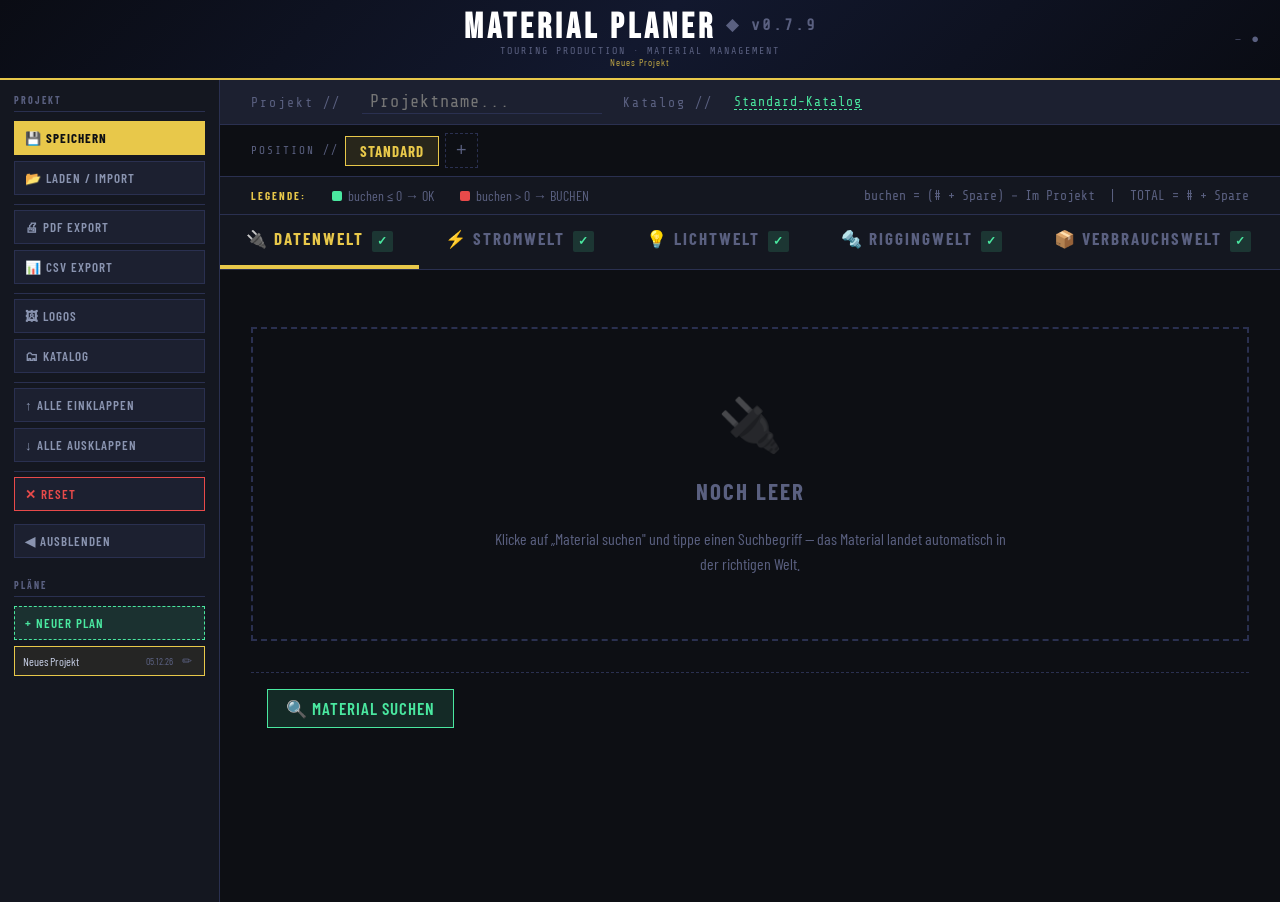
<file: index.html>
<!DOCTYPE html>
<html lang="de">
<head>
<meta charset="UTF-8">
<meta name="viewport" content="width=device-width, initial-scale=1.0">
<title>Material Planer</title>
<link href="https://fonts.googleapis.com/css2?family=Share+Tech+Mono&family=Barlow+Condensed:wght@400;600;700;900&family=Bebas+Neue&family=IBM+Plex+Mono:wght@400;600&display=swap" rel="stylesheet">
<link rel="stylesheet" href="css/variables.css">
<link rel="stylesheet" href="css/layout.css">
<link rel="stylesheet" href="css/components.css">
<link rel="stylesheet" href="css/modals.css">
</head>
<body>

<!-- HIDDEN FILE INPUTS -->
<input type="file" id="inLogoPlaner"  accept="image/*" style="display:none" onchange="handleLogoUpload('planer',this)">
<input type="file" id="inLogoBand"    accept="image/*" style="display:none" onchange="handleLogoUpload('band',this)">
<input type="file" id="inLogoBooking" accept="image/*" style="display:none" onchange="handleLogoUpload('booking',this)">
<input type="file" id="fileImportJSON" accept=".json"  style="display:none" onchange="importProjectJSON(this)">

<!-- APP HEADER -->
<div class="app-header" id="appHeader">
  <div class="hdr-left" id="areaPlaner"></div>

  <div class="hdr-center">
    <div id="areaBand" style="display:flex;align-items:center;gap:12px;">
      <!-- band logo injected here -->
      <div class="hdr-title">
        <h1>Material Planer <span style="font-size:0.45em;letter-spacing:2px;color:var(--muted);vertical-align:middle;font-family:'Share Tech Mono',monospace;">◆ v0.7.9</span></h1>
        <div class="subtitle">TOURING PRODUCTION · MATERIAL MANAGEMENT</div>
        <div class="planname" id="activePlanName"></div>
      </div>
    </div>
  </div>

  <div class="hdr-right">
    <span class="save-ts" id="gStatus">—</span>
    <span class="save-ind" id="saveInd">●</span>
  </div>
</div>

<!-- APP LAYOUT -->
<div class="app-layout" id="appLayout">

<!-- SIDEBAR -->
<div class="app-sidebar" id="appSidebar">

  <div class="sb-section">
    <h3>Projekt</h3>
    <button class="sb-btn primary" onclick="saveProjectJSON()">💾 Speichern</button>
    <button class="sb-btn" onclick="document.getElementById('fileImportJSON').click()">📂 Laden / Import</button>
    <div class="sb-divider"></div>
    <button class="sb-btn" onclick="openPDFExport()">🖨 PDF Export</button>
    <button class="sb-btn" onclick="exportCSV()">📊 CSV Export</button>
    <div class="sb-divider"></div>
    <button class="sb-btn" onclick="openLogosModal()">🖼 Logos</button>
    <button class="sb-btn" onclick="openCatalogMgr()">🗂 Katalog</button>
    <div class="sb-divider"></div>
    <button class="sb-btn" onclick="collapseAll()">↑ Alle einklappen</button>
    <button class="sb-btn" onclick="expandAll()">↓ Alle ausklappen</button>
    <div class="sb-divider"></div>
    <button class="sb-btn" onclick="resetAll()" style="color:var(--red);border-color:var(--red)">✕ Reset</button>
    <button class="sb-btn" onclick="toggleSidebar()" id="btnSidebar" style="margin-top:8px;">◀ Ausblenden</button>
  </div>

  <div class="sb-section">
    <h3>Pläne</h3>
    <button class="sb-btn green" onclick="openNewPlan()" style="border-style:dashed;margin-bottom:6px;">+ Neuer Plan</button>
    <div id="planList"></div>
  </div>

</div><!-- /sidebar -->

<!-- MAIN -->
<div class="app-main" id="appMain">
<div class="pbar">
  <span class="plabel">Projekt //</span>
  <input class="pinput" id="pName" placeholder="Projektname..." style="width:240px" oninput="save()">
  <span class="plabel">Katalog //</span>
  <span id="activeCatalogBadge" onclick="openCatalogMgr()" title="Klicken zum Verwalten" style="font-family:'Share Tech Mono',monospace;font-size:13px;color:var(--accent2);letter-spacing:1px;cursor:pointer;border-bottom:1px dashed var(--accent2);white-space:nowrap;">Standard-Katalog</span>
</div>

<div class="posbar" id="posbar"></div>

<div class="legend">
  <span style="color:var(--accent);font-weight:700;font-size:11px;letter-spacing:2px">LEGENDE:</span>
  <div class="li"><div class="ldot" style="background:var(--green)"></div>buchen ≤ 0 → OK</div>
  <div class="li"><div class="ldot" style="background:var(--red)"></div>buchen &gt; 0 → BUCHEN</div>
  <span class="lf">buchen = (#&nbsp;+&nbsp;Spare) − Im&nbsp;Projekt &nbsp;|&nbsp; TOTAL = #&nbsp;+&nbsp;Spare</span>
</div>

<div class="tabs" id="tabBar"></div>
<div class="content" id="content"></div>
</div><!-- /app-main -->
</div><!-- /app-layout -->

<!-- LOGO MODAL -->
<div class="overlay" id="logoModal">
  <div class="modal" style="max-width:460px;">
    <div class="mhdr"><h2>🖼 Logos einfügen</h2><button class="mclose" onclick="closeModal('logoModal')">✕</button></div>
    <div class="mbody">
      <p style="font-size:12px;color:var(--muted);margin-bottom:16px;line-height:1.6;">Logos werden im Header platziert und mit dem Projekt gespeichert.</p>
      <div class="logo-option" onclick="document.getElementById('inLogoBand').click()">
        <div class="logo-icon">🎸</div>
        <div class="logo-text"><strong>Band / Produktion</strong><span>Mitte oben, neben dem Titel</span></div>
        <div class="logo-action"><img id="prevBand" class="logo-prev"><button class="logo-rm" id="rmBand" onclick="event.stopPropagation();removeLogo('band')">✕ Entfernen</button></div>
      </div>
      <div class="logo-option" onclick="document.getElementById('inLogoBooking').click()">
        <div class="logo-icon">📋</div>
        <div class="logo-text"><strong>Booking / Agentur</strong><span>Oben rechts</span></div>
        <div class="logo-action"><img id="prevBooking" class="logo-prev"><button class="logo-rm" id="rmBooking" onclick="event.stopPropagation();removeLogo('booking')">✕ Entfernen</button></div>
      </div>
      <div class="logo-option" onclick="document.getElementById('inLogoPlaner').click()">
        <div class="logo-icon">🗓</div>
        <div class="logo-text"><strong>Planer / Company</strong><span>Oben links</span></div>
        <div class="logo-action"><img id="prevPlaner" class="logo-prev"><button class="logo-rm" id="rmPlaner" onclick="event.stopPropagation();removeLogo('planer')">✕ Entfernen</button></div>
      </div>
    </div>
    <div class="mfooter"><button class="btn btn-accent" onclick="closeModal('logoModal')">Fertig</button></div>
  </div>
</div>

<!-- PDF EXPORT MODAL -->
<div class="overlay" id="pdfModal">
  <div class="modal" style="max-width:480px;">
    <div class="mhdr"><h2>🖨 PDF Export</h2><button class="mclose" onclick="closeModal('pdfModal')">✕</button></div>
    <div class="mbody">
      <p style="font-size:12px;color:var(--muted);margin-bottom:4px;">Strg+P / Cmd+P → Als PDF speichern</p>
      <p style="font-size:11px;color:var(--muted);margin-bottom:16px;line-height:1.5;">⚠ Chrome: "Weitere Einstellungen" → <strong style="color:var(--text)">"Kopf- und Fußzeilen"</strong> deaktivieren für sauberes Layout</p>
      <div style="font-size:11px;letter-spacing:1px;color:var(--muted);text-transform:uppercase;margin-bottom:8px;">Positionen</div>
      <div id="pdfPosCbs" style="display:flex;flex-direction:column;gap:6px;margin-bottom:16px;"></div>
      <div style="font-size:11px;letter-spacing:1px;color:var(--muted);text-transform:uppercase;margin-bottom:8px;">Kategorien</div>
      <div id="pdfCatCbs" style="display:flex;flex-direction:column;gap:6px;margin-bottom:16px;"></div>
      <div style="font-size:11px;letter-spacing:1px;color:var(--muted);text-transform:uppercase;margin-bottom:8px;">Optionen</div>
      <label class="pdf-cb-row"><input type="checkbox" id="pdfOnlyFilled" checked> Nur Zeilen mit Einträgen anzeigen</label>
      <label class="pdf-cb-row"><input type="checkbox" id="pdfShowDiff" checked> buchen-Spalte einblenden</label>
      <label class="pdf-cb-row"><input type="checkbox" id="pdfOnlyMissing"> Nur fehlende Positionen (buchen &gt; 0)</label>
      <div style="margin-top:12px;font-size:11px;letter-spacing:1px;color:var(--muted);text-transform:uppercase;margin-bottom:8px;">Ausrichtung</div>
      <label class="pdf-cb-row"><input type="radio" name="pdfOrient" value="landscape"> Querformat</label>
      <label class="pdf-cb-row"><input type="radio" name="pdfOrient" value="portrait" checked> Hochkant</label>
    </div>
    <div class="mfooter">
      <button class="btn" onclick="closeModal('pdfModal')">Abbrechen</button>
      <button class="btn btn-accent" onclick="generatePDF()">🖨 Druckansicht öffnen</button>
    </div>
  </div>
</div>

<!-- KATALOG WÄHLEN (PLAN IMPORT) -->
<div class="overlay" id="catalogPickModal">
  <div class="modal" style="max-width:480px;">
    <div class="mhdr"><h2>Katalog wählen</h2><button class="mclose" onclick="_cancelCatalogPick()">✕</button></div>
    <div class="mbody">
      <p style="font-size:12px;color:var(--muted);margin-bottom:4px;">Plan: <strong id="catPickPlanName" style="color:var(--text)"></strong></p>
      <p style="font-size:12px;color:var(--muted);margin-bottom:16px;line-height:1.5;">Welchen Katalog soll dieser Plan verwenden?</p>
      <div style="font-size:11px;letter-spacing:1px;color:var(--muted);text-transform:uppercase;margin-bottom:8px;">Verfügbare Kataloge</div>
      <div id="catPickList" style="display:flex;flex-direction:column;gap:6px;margin-bottom:16px;"></div>
      <div style="border-top:1px solid var(--border);padding-top:12px;">
        <button class="btn" onclick="document.getElementById('catPickFileInput').click()">➕ Katalog aus Datei importieren</button>
        <input type="file" id="catPickFileInput" accept=".json" style="display:none" onchange="_importCatalogIntoPickModal(this)">
      </div>
    </div>
    <div class="mfooter">
      <button class="btn" onclick="_cancelCatalogPick()">Abbrechen</button>
      <button class="btn btn-accent" onclick="_confirmCatalogPick()">✓ Weiter</button>
    </div>
  </div>
</div>

<!-- OVERLAY / WIZARD -->
<div class="overlay" id="overlay">
  <div class="modal">
    <div class="mhdr">
      <h2 id="mTitle">Material hinzufügen</h2>
      <button class="mclose" onclick="closeWiz()">✕</button>
    </div>
    <div class="mbody" id="mBody"></div>
    <div class="mfooter" id="mFooter"></div>
  </div>
</div>

<!-- CONFIRM DIALOG -->
<div id="appConfirmDialog" class="overlay app-dialog">
  <div class="modal" style="max-width:400px;">
    <div class="mhdr"><h2 id="appConfirmTitle">Bestätigung</h2></div>
    <div class="mbody"><p id="appConfirmMsg" style="font-size:15px;line-height:1.6;margin:0;white-space:pre-line;"></p></div>
    <div class="mfooter">
      <button class="btn" id="appConfirmNo">Abbrechen</button>
      <button class="btn btn-red" id="appConfirmYes">Ja</button>
    </div>
  </div>
</div>

<!-- PROMPT DIALOG -->
<div id="appPromptDialog" class="overlay app-dialog">
  <div class="modal" style="max-width:420px;">
    <div class="mhdr"><h2 id="appPromptTitle">Eingabe</h2></div>
    <div class="mbody">
      <p id="appPromptMsg" style="font-size:13px;color:var(--muted);margin:0 0 12px;"></p>
      <input class="pinput" id="appPromptInput" style="width:100%;box-sizing:border-box;">
    </div>
    <div class="mfooter">
      <button class="btn" id="appPromptCancel">Abbrechen</button>
      <button class="btn btn-accent" id="appPromptOk">OK</button>
    </div>
  </div>
</div>

<!-- SELECT DIALOG -->
<div id="appSelectDialog" class="overlay app-dialog">
  <div class="modal" style="max-width:420px;">
    <div class="mhdr"><h2 id="appSelectTitle">Auswahl</h2></div>
    <div class="mbody">
      <p id="appSelectMsg" style="font-size:13px;color:var(--muted);margin:0 0 12px;"></p>
      <select class="pinput" id="appSelectInput" style="width:100%;box-sizing:border-box;"></select>
    </div>
    <div class="mfooter">
      <button class="btn" id="appSelectCancel">Abbrechen</button>
      <button class="btn btn-accent" id="appSelectOk">OK</button>
    </div>
  </div>
</div>

<!-- JAVASCRIPT — Ladereihenfolge ist kritisch (globaler Scope) -->
<script src="js/utils.js"></script>
<script src="js/catalog.js"></script>
<script src="js/state.js"></script>
<script src="js/calc.js"></script>
<script src="js/render.js"></script>
<script src="js/wizard.js"></script>
<script src="js/catalog-mgr.js"></script>
<script src="js/logos.js"></script>
<script src="js/plans.js"></script>
<script src="js/positions.js"></script>
<script src="js/export.js"></script>
<script src="js/pdf-themes.js"></script>
<script src="js/pdf.js"></script>
<script src="js/init.js"></script>

</body>
</html>
</file>
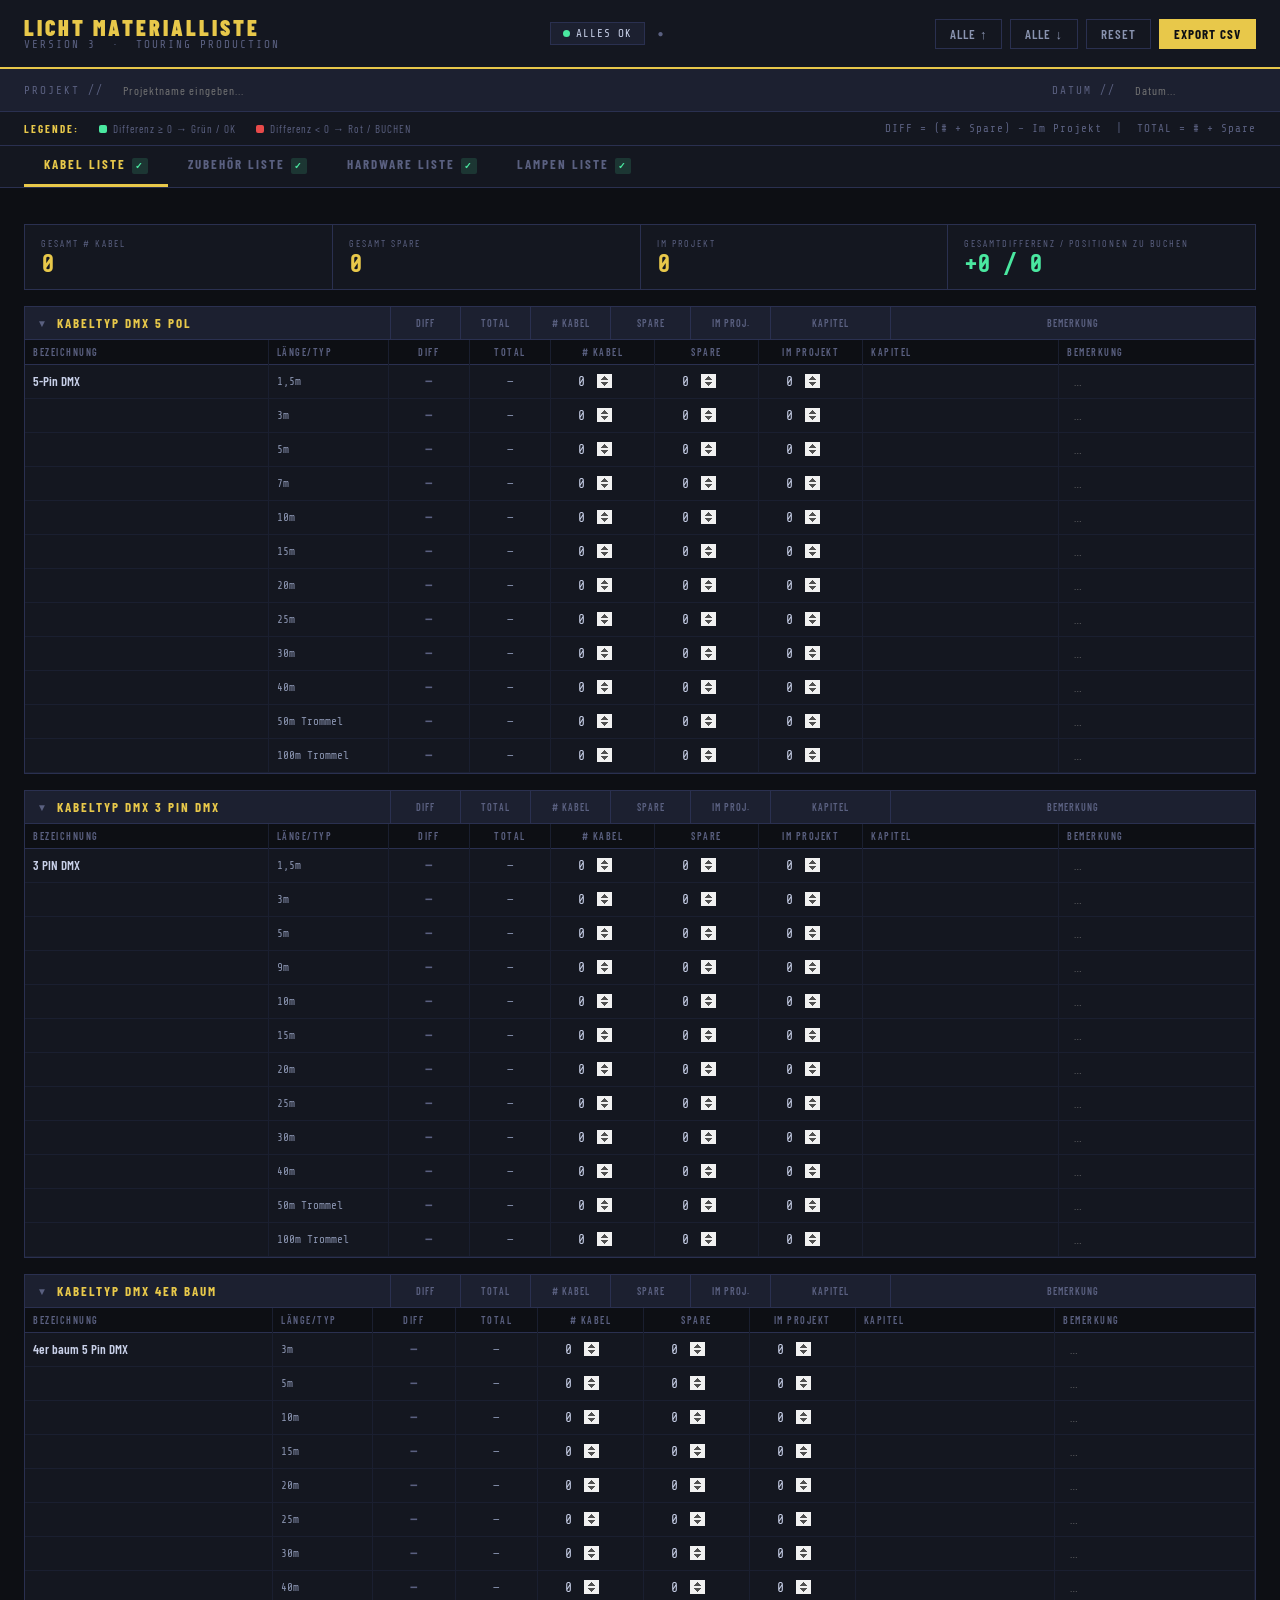
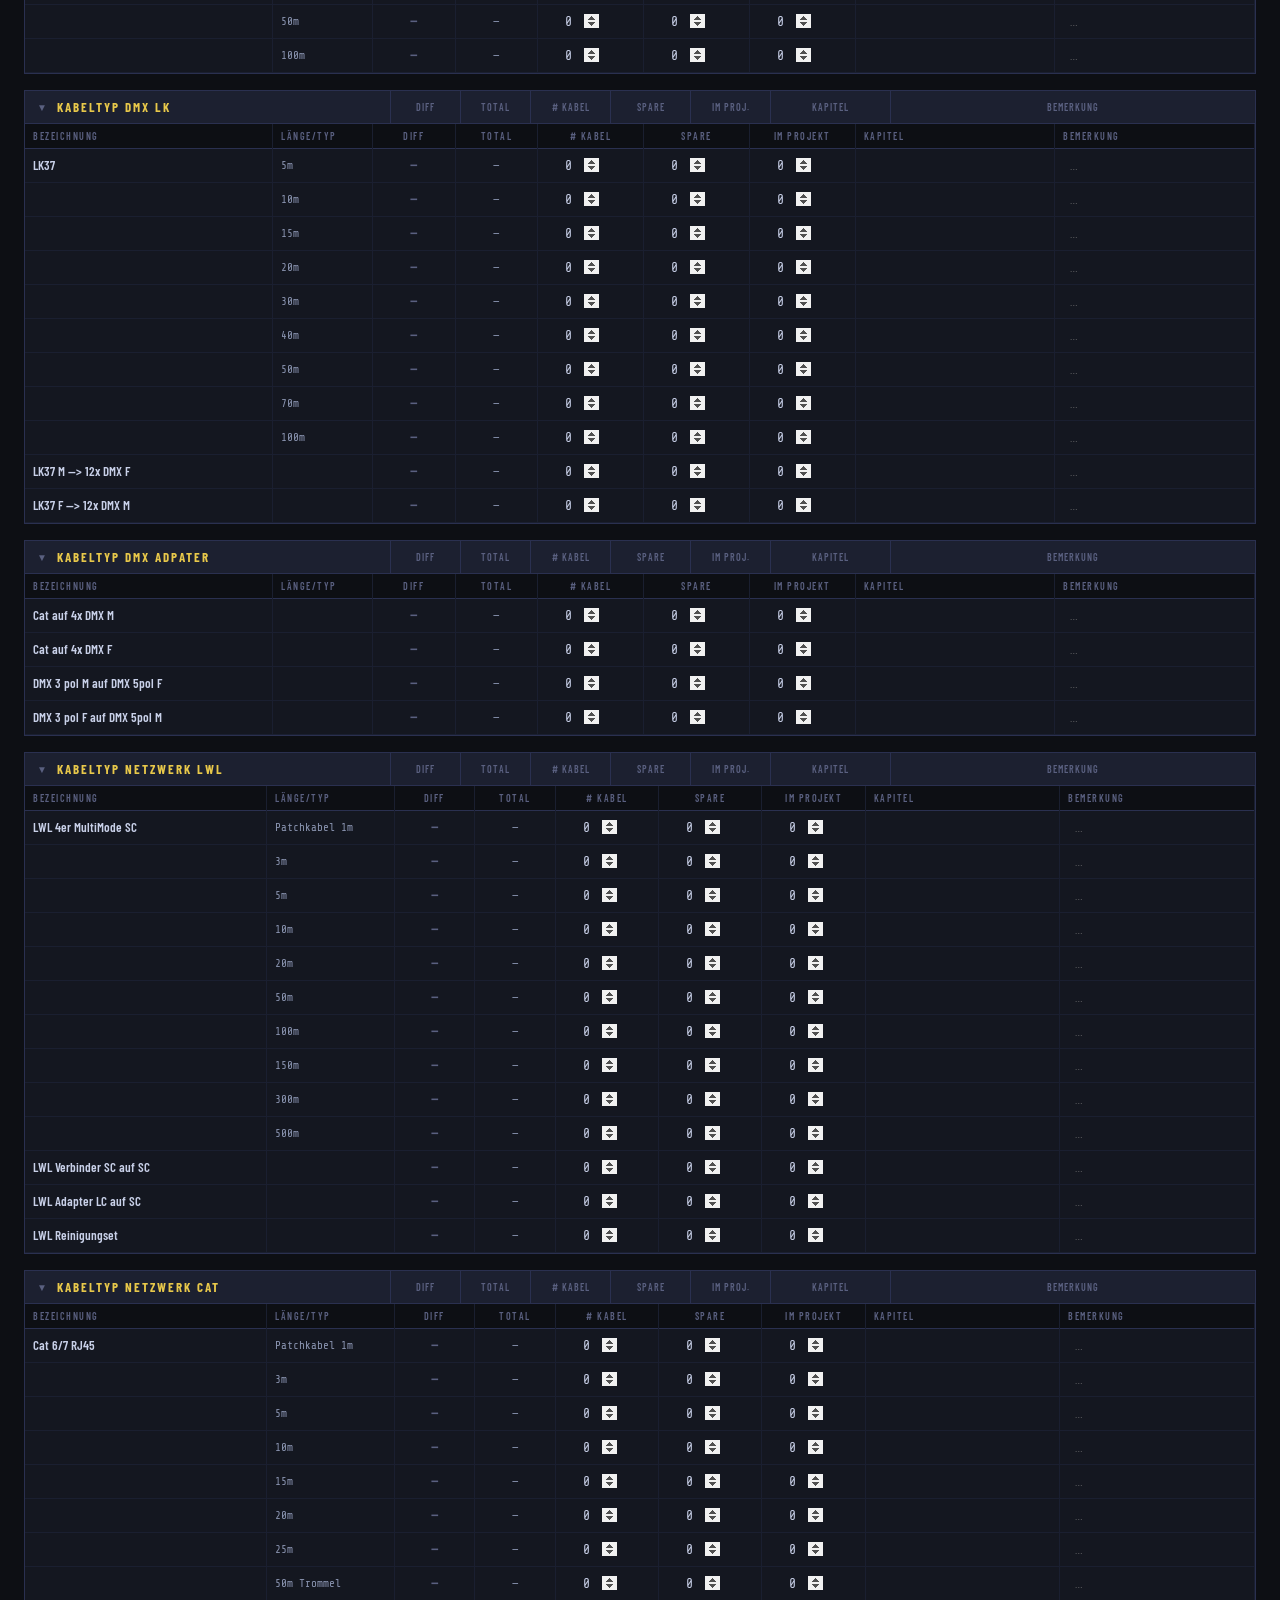
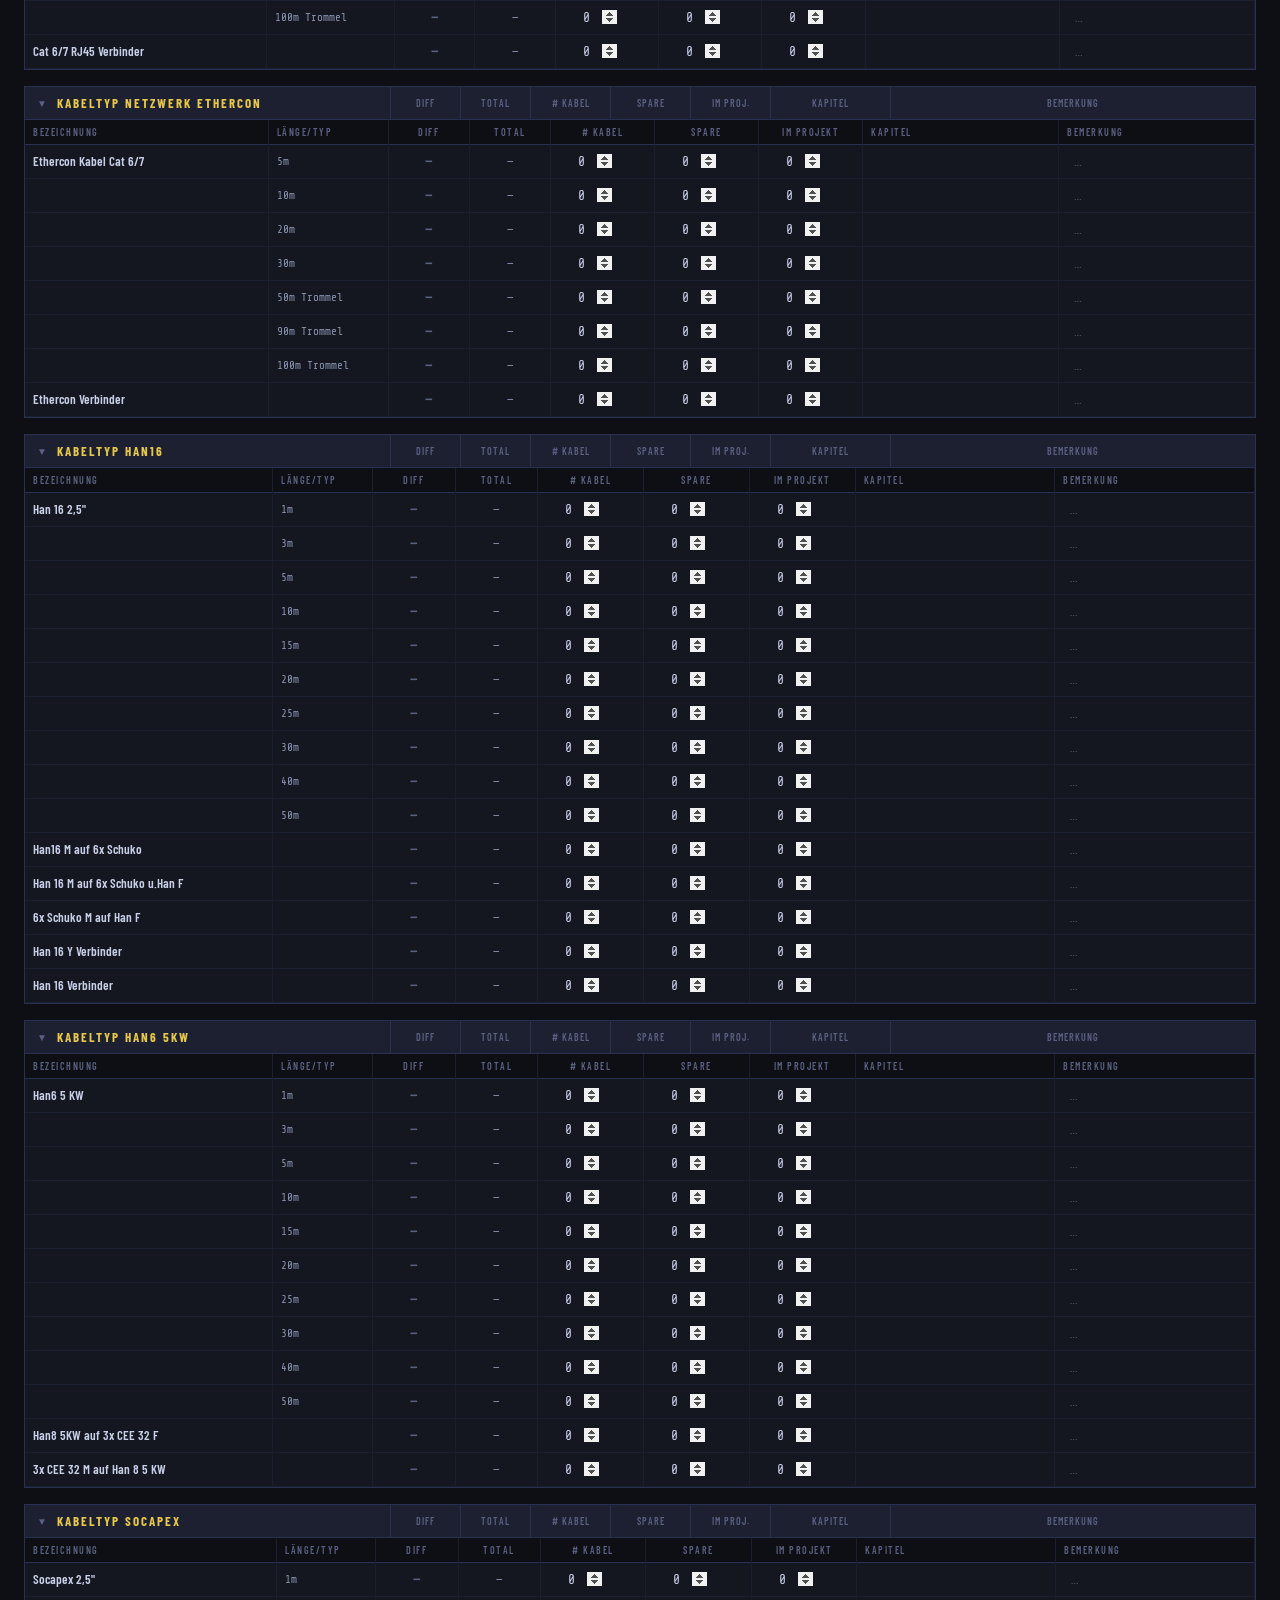
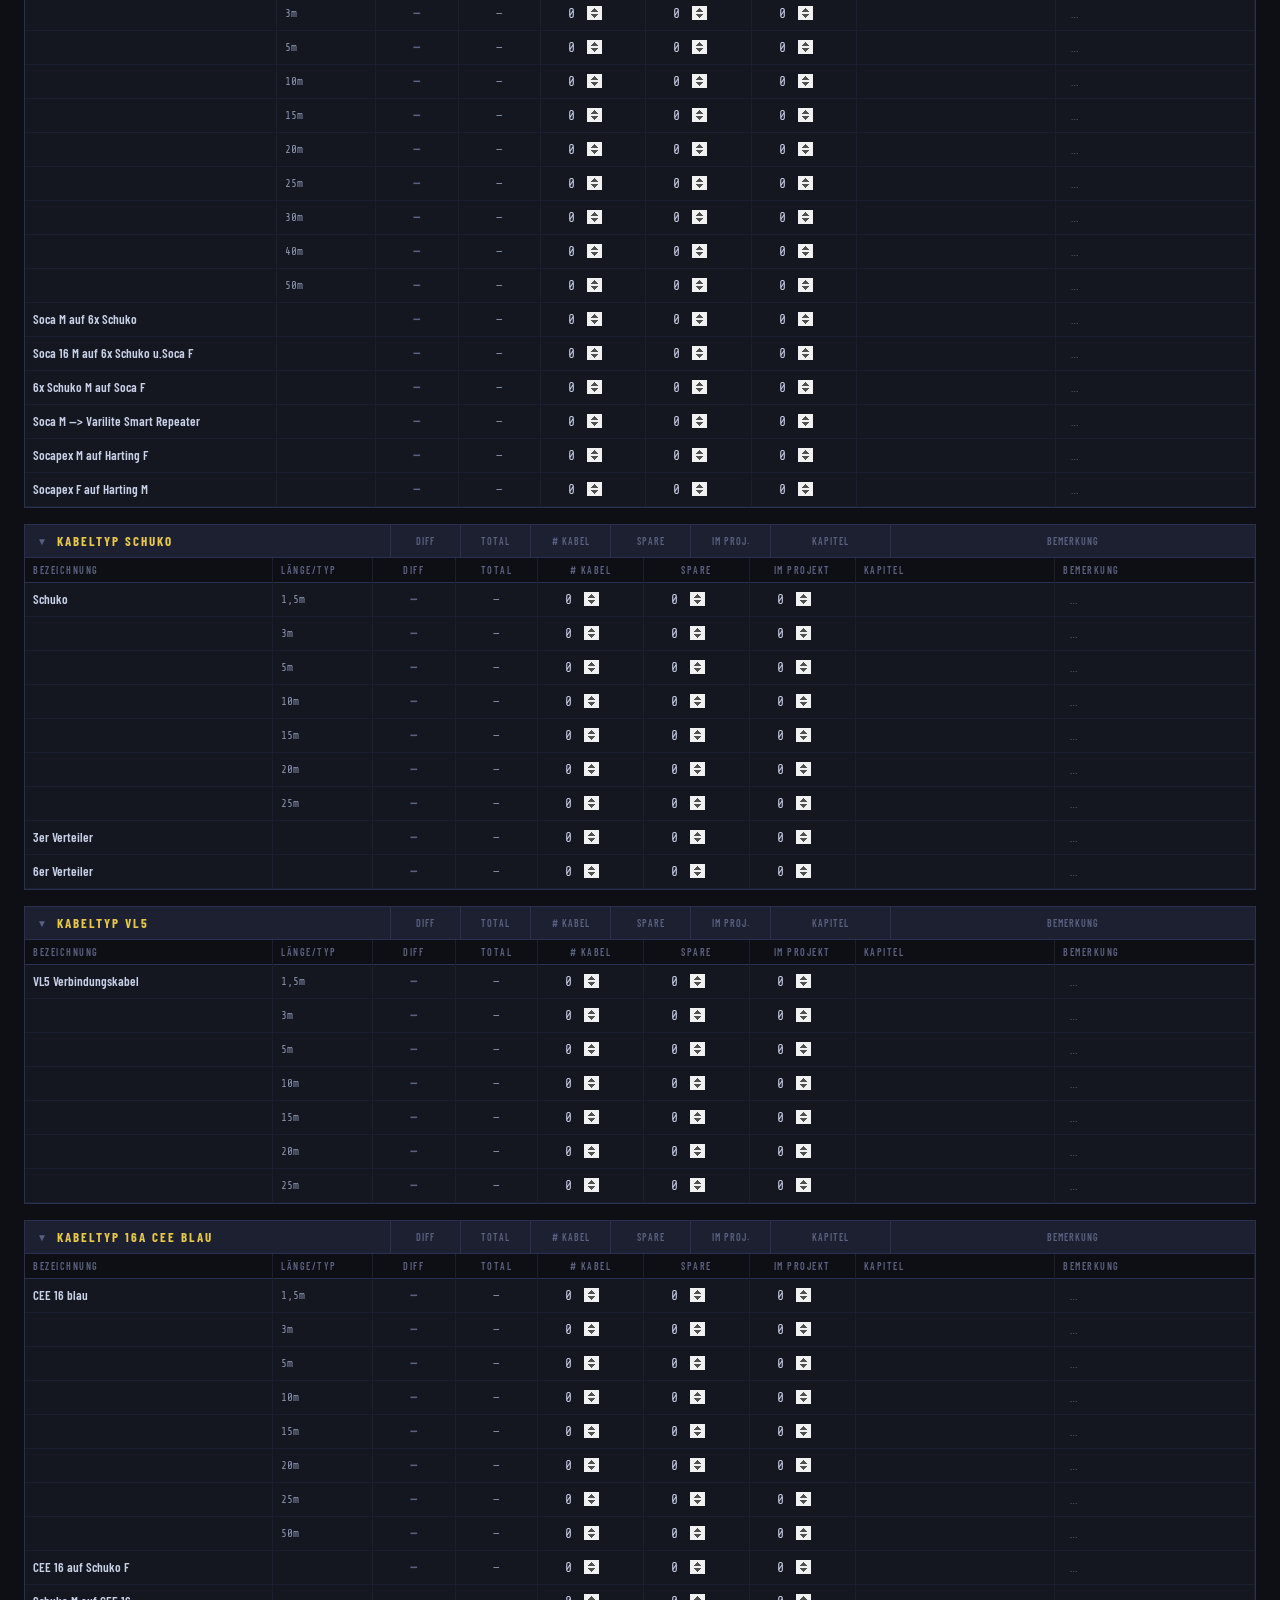
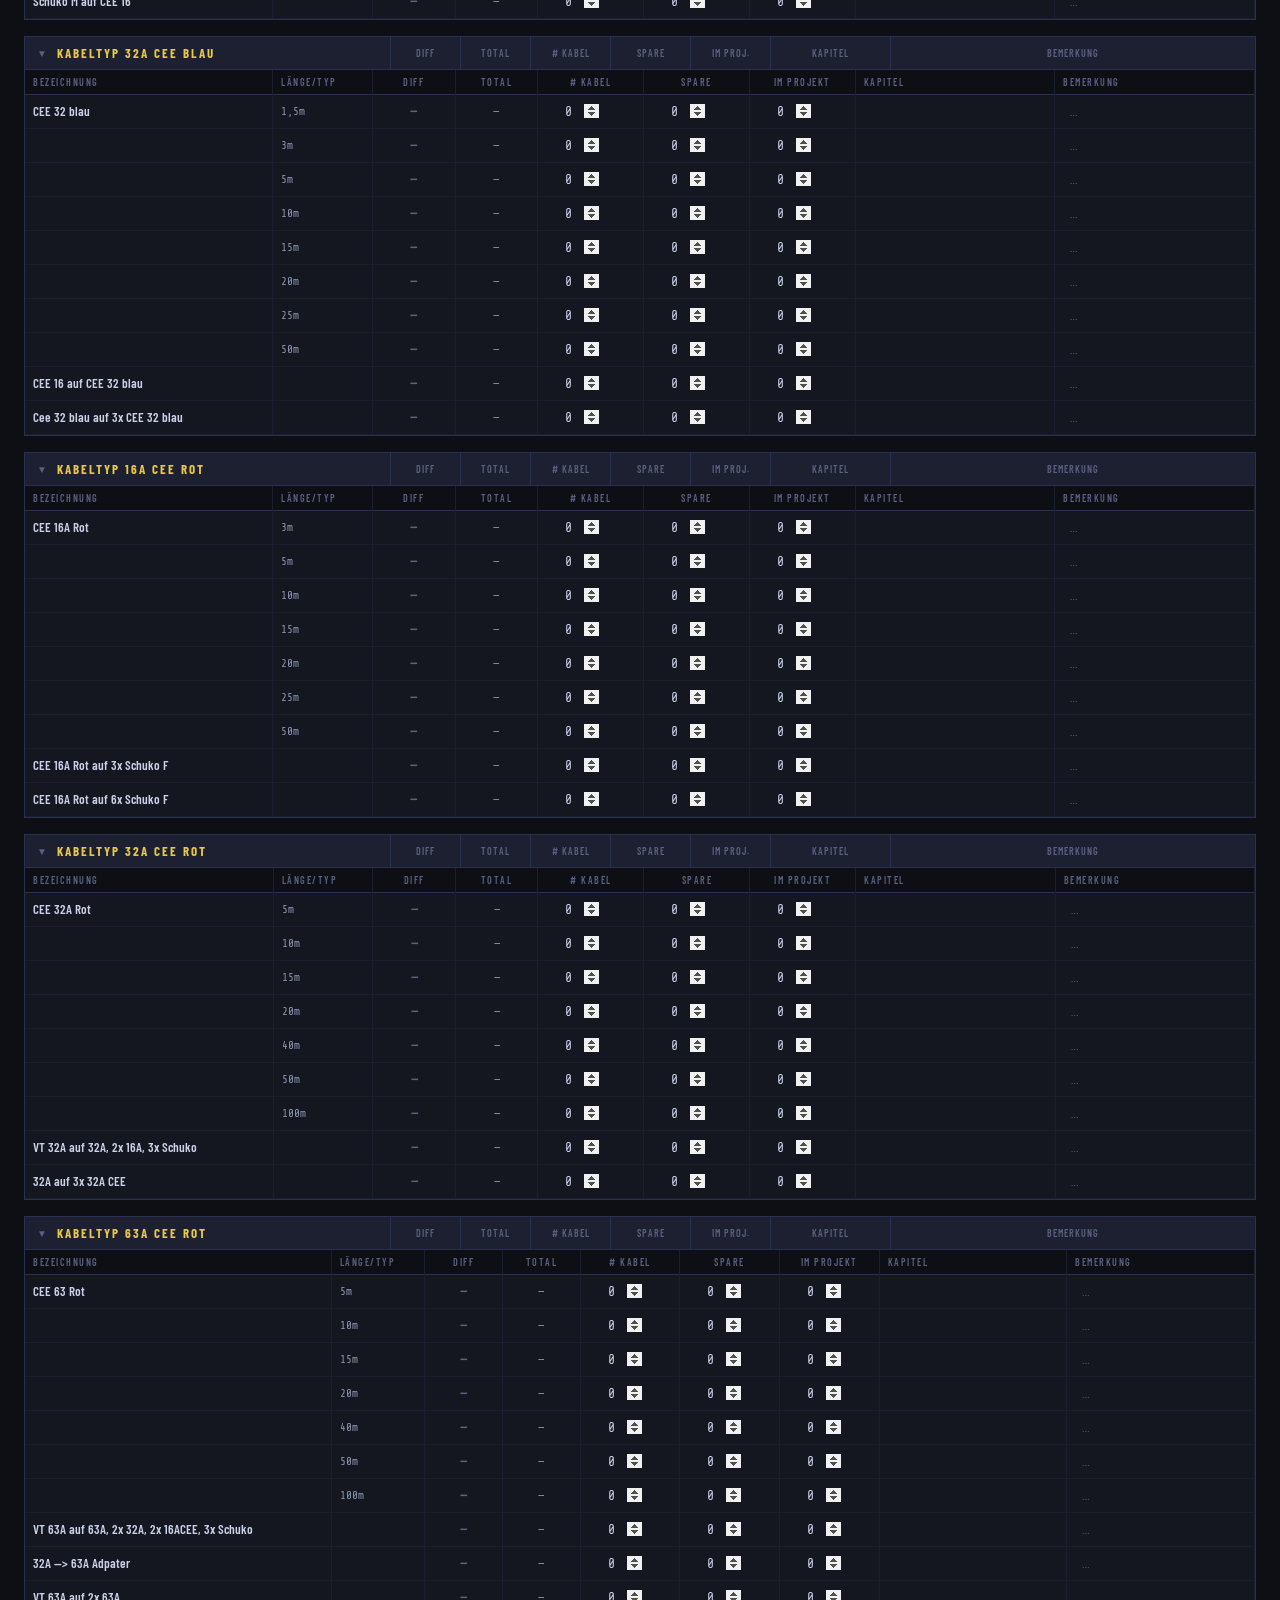
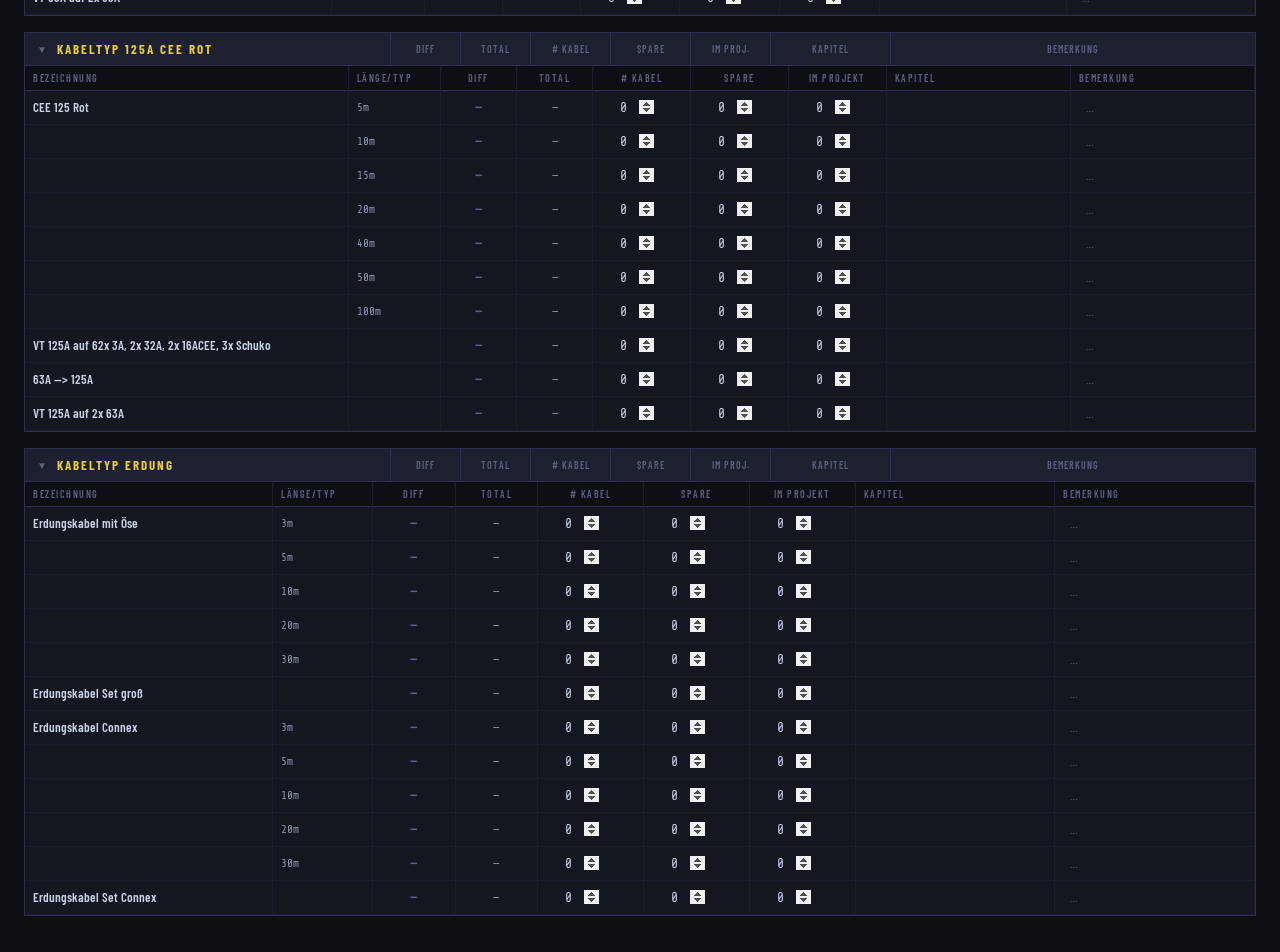
<file: LichtMaterialliste.html>
<!DOCTYPE html>
<html lang="de">
<head>
<meta charset="UTF-8">
<meta name="viewport" content="width=device-width, initial-scale=1.0">
<title>Licht Materialliste V3</title>
<link href="https://fonts.googleapis.com/css2?family=Share+Tech+Mono&family=Barlow+Condensed:wght@400;600;700;900&display=swap" rel="stylesheet">
<style>
  :root {
    --bg: #0d0f14;
    --bg2: #141720;
    --bg3: #1c2030;
    --border: #2a3050;
    --accent: #e8c84a;
    --accent2: #4ae8a0;
    --red: #e84a4a;
    --green: #4ae8a0;
    --muted: #5a6080;
    --text: #c8d0e8;
    --text2: #8a94b0;
    --cat-colors: #e8c84a, #4ae8c8, #c84ae8, #e8804a;
  }
  * { box-sizing: border-box; margin: 0; padding: 0; }
  body {
    background: var(--bg);
    color: var(--text);
    font-family: 'Barlow Condensed', sans-serif;
    font-size: 14px;
    min-height: 100vh;
  }

  /* HEADER */
  header {
    background: var(--bg2);
    border-bottom: 2px solid var(--accent);
    padding: 16px 24px;
    display: flex;
    align-items: center;
    justify-content: space-between;
    position: sticky;
    top: 0;
    z-index: 100;
    gap: 16px;
  }
  .header-title {
    display: flex;
    flex-direction: column;
  }
  .header-title h1 {
    font-size: 22px;
    font-weight: 900;
    letter-spacing: 3px;
    text-transform: uppercase;
    color: var(--accent);
    line-height: 1;
  }
  .header-title span {
    font-family: 'Share Tech Mono', monospace;
    font-size: 11px;
    color: var(--muted);
    letter-spacing: 2px;
  }
  .header-status {
    display: flex;
    gap: 12px;
    align-items: center;
  }
  .status-pill {
    display: flex;
    align-items: center;
    gap: 6px;
    background: var(--bg3);
    border: 1px solid var(--border);
    padding: 4px 12px;
    font-family: 'Share Tech Mono', monospace;
    font-size: 11px;
    letter-spacing: 1px;
  }
  .status-dot {
    width: 7px; height: 7px;
    border-radius: 50%;
    animation: pulse 2s infinite;
  }
  .status-dot.ok { background: var(--green); }
  .status-dot.warn { background: var(--red); }
  @keyframes pulse { 0%,100%{opacity:1} 50%{opacity:.4} }

  .header-actions {
    display: flex;
    gap: 8px;
  }
  .btn {
    background: transparent;
    border: 1px solid var(--border);
    color: var(--text2);
    padding: 6px 14px;
    font-family: 'Barlow Condensed', sans-serif;
    font-size: 13px;
    font-weight: 600;
    letter-spacing: 1px;
    text-transform: uppercase;
    cursor: pointer;
    transition: all .15s;
  }
  .btn:hover { border-color: var(--accent); color: var(--accent); }
  .btn-primary {
    background: var(--accent);
    border-color: var(--accent);
    color: #0d0f14;
    font-weight: 700;
  }
  .btn-primary:hover { background: #ffd84a; border-color: #ffd84a; color: #0d0f14; }

  /* PROJECT NAME INPUT */
  .project-bar {
    background: var(--bg3);
    border-bottom: 1px solid var(--border);
    padding: 10px 24px;
    display: flex;
    align-items: center;
    gap: 12px;
  }
  .project-label {
    font-family: 'Share Tech Mono', monospace;
    font-size: 11px;
    color: var(--muted);
    letter-spacing: 2px;
    text-transform: uppercase;
    white-space: nowrap;
  }
  .project-input {
    background: transparent;
    border: none;
    border-bottom: 1px solid var(--border);
    color: var(--accent);
    font-family: 'Share Tech Mono', monospace;
    font-size: 14px;
    padding: 2px 8px;
    width: 280px;
    outline: none;
    letter-spacing: 1px;
  }
  .project-input:focus { border-bottom-color: var(--accent); }

  /* TABS */
  .tabs {
    display: flex;
    gap: 0;
    padding: 0 24px;
    background: var(--bg2);
    border-bottom: 1px solid var(--border);
    overflow-x: auto;
  }
  .tab {
    padding: 10px 20px;
    font-size: 13px;
    font-weight: 700;
    letter-spacing: 2px;
    text-transform: uppercase;
    cursor: pointer;
    color: var(--muted);
    border-bottom: 3px solid transparent;
    white-space: nowrap;
    transition: all .15s;
    position: relative;
  }
  .tab:hover { color: var(--text); }
  .tab.active { color: var(--accent); border-bottom-color: var(--accent); }
  .tab .tab-badge {
    display: inline-flex;
    align-items: center;
    justify-content: center;
    width: 16px; height: 16px;
    border-radius: 2px;
    font-size: 9px;
    font-family: 'Share Tech Mono', monospace;
    margin-left: 6px;
    vertical-align: middle;
  }
  .tab .tab-badge.ok { background: rgba(74,232,160,.15); color: var(--green); }
  .tab .tab-badge.warn { background: rgba(232,74,74,.15); color: var(--red); }

  /* CONTENT */
  .content {
    padding: 20px 24px;
    max-width: 1400px;
  }
  .category-panel { display: none; }
  .category-panel.active { display: block; }

  /* SECTION */
  .section-block {
    margin-bottom: 16px;
    border: 1px solid var(--border);
    background: var(--bg2);
  }
  .section-header {
    display: grid;
    grid-template-columns: 1fr 70px 70px 80px 80px 80px 120px 1fr;
    gap: 0;
    background: var(--bg3);
    border-bottom: 1px solid var(--border);
    cursor: pointer;
    user-select: none;
  }
  .section-header:hover { background: #20253a; }
  .section-title-cell {
    padding: 8px 12px;
    font-size: 13px;
    font-weight: 700;
    letter-spacing: 2px;
    text-transform: uppercase;
    color: var(--accent);
    display: flex;
    align-items: center;
    gap: 8px;
  }
  .chevron { transition: transform .2s; font-size: 10px; color: var(--muted); }
  .collapsed .chevron { transform: rotate(-90deg); }
  .section-sum-cell {
    padding: 8px 8px;
    font-family: 'Share Tech Mono', monospace;
    font-size: 12px;
    font-weight: 700;
    text-align: center;
    display: flex;
    align-items: center;
    justify-content: center;
  }
  .section-sum-cell.diff-pos { color: var(--green); }
  .section-sum-cell.diff-neg { color: var(--red); }
  .section-sum-cell.sum-total { color: var(--text2); }
  .section-header-label {
    padding: 8px 8px;
    font-size: 10px;
    font-weight: 600;
    letter-spacing: 1px;
    text-transform: uppercase;
    color: var(--muted);
    text-align: center;
    display: flex;
    align-items: center;
    justify-content: center;
    border-left: 1px solid var(--border);
  }

  /* TABLE */
  .section-body { overflow: hidden; }
  .section-body.collapsed { display: none; }
  table {
    width: 100%;
    border-collapse: collapse;
  }
  thead tr {
    background: var(--bg);
    border-bottom: 1px solid var(--border);
  }
  thead th {
    padding: 6px 8px;
    font-size: 10px;
    font-weight: 600;
    letter-spacing: 1.5px;
    text-transform: uppercase;
    color: var(--muted);
    text-align: left;
    border-right: 1px solid #1a1f30;
  }
  thead th.num { text-align: center; }
  tbody tr {
    border-bottom: 1px solid #1a1f30;
    transition: background .1s;
  }
  tbody tr:hover { background: rgba(232,200,74,.04); }
  tbody tr.has-data { background: rgba(74,232,160,.03); }
  tbody tr.has-data:hover { background: rgba(74,232,160,.07); }
  td {
    padding: 5px 8px;
    border-right: 1px solid #1a1f30;
  }
  .td-name {
    font-size: 13px;
    font-weight: 600;
    color: var(--text);
    min-width: 180px;
  }
  .td-name.sub { color: var(--text2); padding-left: 20px; font-weight: 400; }
  .td-length {
    font-family: 'Share Tech Mono', monospace;
    font-size: 11px;
    color: var(--text2);
    white-space: nowrap;
    min-width: 70px;
  }
  /* Calculated columns */
  .td-diff {
    font-family: 'Share Tech Mono', monospace;
    font-size: 13px;
    font-weight: 700;
    text-align: center;
    min-width: 60px;
  }
  .td-diff.pos { color: var(--green); }
  .td-diff.neg { color: var(--red); }
  .td-diff.zero { color: var(--muted); }
  .td-total {
    font-family: 'Share Tech Mono', monospace;
    font-size: 12px;
    text-align: center;
    color: var(--text2);
    min-width: 60px;
  }
  /* Input cells */
  .td-input { min-width: 70px; }
  input[type="number"] {
    background: transparent;
    border: 1px solid transparent;
    color: var(--text);
    font-family: 'Share Tech Mono', monospace;
    font-size: 13px;
    width: 60px;
    padding: 3px 6px;
    text-align: center;
    outline: none;
    border-radius: 2px;
    transition: border-color .15s;
  }
  input[type="number"]:hover { border-color: var(--border); }
  input[type="number"]:focus { border-color: var(--accent); background: rgba(232,200,74,.05); }
  input[type="number"]::-webkit-inner-spin-button,
  input[type="number"]::-webkit-outer-spin-button { opacity: 1; }
  .td-text-input { min-width: 100px; }
  input[type="text"] {
    background: transparent;
    border: 1px solid transparent;
    color: var(--text2);
    font-family: 'Barlow Condensed', sans-serif;
    font-size: 12px;
    width: 100%;
    padding: 3px 6px;
    outline: none;
    border-radius: 2px;
    transition: border-color .15s;
  }
  input[type="text"]:hover { border-color: var(--border); }
  input[type="text"]:focus { border-color: var(--accent2); background: rgba(74,232,160,.03); color: var(--text); }
  .td-note {
    font-size: 11px;
    color: var(--muted);
    font-style: italic;
    min-width: 140px;
  }

  /* LEGEND */
  .legend {
    display: flex;
    gap: 20px;
    padding: 10px 24px;
    background: var(--bg2);
    border-bottom: 1px solid var(--border);
    font-size: 11px;
    letter-spacing: 1px;
    align-items: center;
  }
  .legend-item { display: flex; align-items: center; gap: 6px; color: var(--muted); }
  .legend-dot { width: 8px; height: 8px; border-radius: 2px; }

  /* SUMMARY BAR */
  .summary-bar {
    display: grid;
    grid-template-columns: repeat(4, 1fr);
    gap: 1px;
    background: var(--border);
    border: 1px solid var(--border);
    margin: 16px 0;
  }
  .summary-card {
    background: var(--bg2);
    padding: 12px 16px;
    display: flex;
    flex-direction: column;
    gap: 4px;
  }
  .summary-label {
    font-size: 10px;
    letter-spacing: 2px;
    text-transform: uppercase;
    color: var(--muted);
  }
  .summary-value {
    font-family: 'Share Tech Mono', monospace;
    font-size: 24px;
    font-weight: 700;
    line-height: 1;
  }
  .sv-ok { color: var(--green); }
  .sv-warn { color: var(--red); }
  .sv-neutral { color: var(--accent); }

  /* SAVE indicator */
  .save-indicator {
    font-family: 'Share Tech Mono', monospace;
    font-size: 10px;
    color: var(--muted);
    letter-spacing: 1px;
    transition: color .3s;
  }
  .save-indicator.saved { color: var(--green); }

  /* Ghost rows for Lampen */
  .lampe-name-input {
    background: transparent;
    border: 1px solid transparent;
    color: var(--text);
    font-family: 'Barlow Condensed', sans-serif;
    font-size: 13px;
    font-weight: 600;
    width: 100%;
    padding: 3px 6px;
    outline: none;
  }
  .lampe-name-input:hover { border-color: var(--border); }
  .lampe-name-input:focus { border-color: var(--accent); background: rgba(232,200,74,.05); }

  @media (max-width: 900px) {
    .section-header { grid-template-columns: 1fr 60px 60px 70px 70px 60px; }
    header { flex-wrap: wrap; }
    .summary-bar { grid-template-columns: 1fr 1fr; }
  }
</style>
</head>
<body>

<header>
  <div class="header-title">
    <h1>Licht Materialliste</h1>
    <span>VERSION 3 &nbsp;·&nbsp; TOURING PRODUCTION</span>
  </div>
  <div class="header-status">
    <div class="status-pill">
      <div class="status-dot ok" id="globalDot"></div>
      <span id="globalStatus">ALLES OK</span>
    </div>
    <span class="save-indicator" id="saveIndicator">●</span>
  </div>
  <div class="header-actions">
    <button class="btn" onclick="collapseAll()">ALLE ↑</button>
    <button class="btn" onclick="expandAll()">ALLE ↓</button>
    <button class="btn" onclick="resetAll()">RESET</button>
    <button class="btn btn-primary" onclick="exportCSV()">EXPORT CSV</button>
  </div>
</header>

<div class="project-bar">
  <span class="project-label">Projekt //</span>
  <input type="text" class="project-input" id="projectName" placeholder="Projektname eingeben..." oninput="saveData()">
  <span class="project-label" style="margin-left:24px">Datum //</span>
  <input type="text" class="project-input" id="projectDate" placeholder="Datum..." oninput="saveData()" style="width:140px">
</div>

<div class="legend">
  <span style="color:var(--accent);font-weight:700;letter-spacing:2px;font-size:11px">LEGENDE:</span>
  <div class="legend-item"><div class="legend-dot" style="background:var(--green)"></div> Differenz ≥ 0 → Grün / OK</div>
  <div class="legend-item"><div class="legend-dot" style="background:var(--red)"></div> Differenz &lt; 0 → Rot / BUCHEN</div>
  <div class="legend-item" style="margin-left:auto;font-family:'Share Tech Mono',monospace">
    DIFF = (# + Spare) − Im Projekt &nbsp;|&nbsp; TOTAL = # + Spare
  </div>
</div>

<div class="tabs" id="tabBar"></div>

<div class="content" id="content"></div>

<script>
const RAW_DATA = [{"name":"Kabel Liste","sections":[{"type_name":"Kabeltyp DMX 5 pol","items":[{"name":"5-Pin DMX","length":"1,5m","anzahl":0,"spare":0,"im_projekt":0,"kapitel":"","bemerkung":""},{"name":"","length":"3m","anzahl":0,"spare":0,"im_projekt":0,"kapitel":"","bemerkung":""},{"name":"","length":"5m","anzahl":0,"spare":0,"im_projekt":0,"kapitel":"","bemerkung":""},{"name":"","length":"7m","anzahl":0,"spare":0,"im_projekt":0,"kapitel":"","bemerkung":""},{"name":"","length":"10m","anzahl":0,"spare":0,"im_projekt":0,"kapitel":"","bemerkung":""},{"name":"","length":"15m","anzahl":0,"spare":0,"im_projekt":0,"kapitel":"","bemerkung":""},{"name":"","length":"20m","anzahl":0,"spare":0,"im_projekt":0,"kapitel":"","bemerkung":""},{"name":"","length":"25m","anzahl":0,"spare":0,"im_projekt":0,"kapitel":"","bemerkung":""},{"name":"","length":"30m","anzahl":0,"spare":0,"im_projekt":0,"kapitel":"","bemerkung":""},{"name":"","length":"40m","anzahl":0,"spare":0,"im_projekt":0,"kapitel":"","bemerkung":""},{"name":"","length":"50m Trommel","anzahl":0,"spare":0,"im_projekt":0,"kapitel":"","bemerkung":""},{"name":"","length":"100m Trommel","anzahl":0,"spare":0,"im_projekt":0,"kapitel":"","bemerkung":""}]},{"type_name":"Kabeltyp DMX 3 Pin DMX","items":[{"name":"3 PIN DMX","length":"1,5m","anzahl":0,"spare":0,"im_projekt":0,"kapitel":"","bemerkung":""},{"name":"","length":"3m","anzahl":0,"spare":0,"im_projekt":0,"kapitel":"","bemerkung":""},{"name":"","length":"5m","anzahl":0,"spare":0,"im_projekt":0,"kapitel":"","bemerkung":""},{"name":"","length":"9m","anzahl":0,"spare":0,"im_projekt":0,"kapitel":"","bemerkung":""},{"name":"","length":"10m","anzahl":0,"spare":0,"im_projekt":0,"kapitel":"","bemerkung":""},{"name":"","length":"15m","anzahl":0,"spare":0,"im_projekt":0,"kapitel":"","bemerkung":""},{"name":"","length":"20m","anzahl":0,"spare":0,"im_projekt":0,"kapitel":"","bemerkung":""},{"name":"","length":"25m","anzahl":0,"spare":0,"im_projekt":0,"kapitel":"","bemerkung":""},{"name":"","length":"30m","anzahl":0,"spare":0,"im_projekt":0,"kapitel":"","bemerkung":""},{"name":"","length":"40m","anzahl":0,"spare":0,"im_projekt":0,"kapitel":"","bemerkung":""},{"name":"","length":"50m Trommel","anzahl":0,"spare":0,"im_projekt":0,"kapitel":"","bemerkung":""},{"name":"","length":"100m Trommel","anzahl":0,"spare":0,"im_projekt":0,"kapitel":"","bemerkung":""}]},{"type_name":"Kabeltyp DMX 4er Baum","items":[{"name":"4er baum 5 Pin DMX","length":"3m","anzahl":0,"spare":0,"im_projekt":0,"kapitel":"","bemerkung":""},{"name":"","length":"5m","anzahl":0,"spare":0,"im_projekt":0,"kapitel":"","bemerkung":""},{"name":"","length":"10m","anzahl":0,"spare":0,"im_projekt":0,"kapitel":"","bemerkung":""},{"name":"","length":"15m","anzahl":0,"spare":0,"im_projekt":0,"kapitel":"","bemerkung":""},{"name":"","length":"20m","anzahl":0,"spare":0,"im_projekt":0,"kapitel":"","bemerkung":""},{"name":"","length":"25m","anzahl":0,"spare":0,"im_projekt":0,"kapitel":"","bemerkung":""},{"name":"","length":"30m","anzahl":0,"spare":0,"im_projekt":0,"kapitel":"","bemerkung":""},{"name":"","length":"40m","anzahl":0,"spare":0,"im_projekt":0,"kapitel":"","bemerkung":""},{"name":"","length":"50m","anzahl":0,"spare":0,"im_projekt":0,"kapitel":"","bemerkung":""},{"name":"","length":"100m","anzahl":0,"spare":0,"im_projekt":0,"kapitel":"","bemerkung":""}]},{"type_name":"Kabeltyp DMX LK","items":[{"name":"LK37","length":"5m","anzahl":0,"spare":0,"im_projekt":0,"kapitel":"","bemerkung":""},{"name":"","length":"10m","anzahl":0,"spare":0,"im_projekt":0,"kapitel":"","bemerkung":""},{"name":"","length":"15m","anzahl":0,"spare":0,"im_projekt":0,"kapitel":"","bemerkung":""},{"name":"","length":"20m","anzahl":0,"spare":0,"im_projekt":0,"kapitel":"","bemerkung":""},{"name":"","length":"30m","anzahl":0,"spare":0,"im_projekt":0,"kapitel":"","bemerkung":""},{"name":"","length":"40m","anzahl":0,"spare":0,"im_projekt":0,"kapitel":"","bemerkung":""},{"name":"","length":"50m","anzahl":0,"spare":0,"im_projekt":0,"kapitel":"","bemerkung":""},{"name":"","length":"70m","anzahl":0,"spare":0,"im_projekt":0,"kapitel":"","bemerkung":""},{"name":"","length":"100m","anzahl":0,"spare":0,"im_projekt":0,"kapitel":"","bemerkung":""},{"name":"LK37 M --> 12x DMX F","length":"","anzahl":0,"spare":0,"im_projekt":0,"kapitel":"","bemerkung":""},{"name":"LK37 F --> 12x DMX M","length":"","anzahl":0,"spare":0,"im_projekt":0,"kapitel":"","bemerkung":""}]},{"type_name":"Kabeltyp DMX Adpater","items":[{"name":"Cat auf 4x DMX M","length":"","anzahl":0,"spare":0,"im_projekt":0,"kapitel":"","bemerkung":""},{"name":"Cat auf 4x DMX F","length":"","anzahl":0,"spare":0,"im_projekt":0,"kapitel":"","bemerkung":""},{"name":"DMX 3 pol M auf DMX 5pol F","length":"","anzahl":0,"spare":0,"im_projekt":0,"kapitel":"","bemerkung":""},{"name":"DMX 3 pol F auf DMX 5pol M","length":"","anzahl":0,"spare":0,"im_projekt":0,"kapitel":"","bemerkung":""}]},{"type_name":"Kabeltyp Netzwerk LWL","items":[{"name":"LWL 4er MultiMode SC","length":"Patchkabel 1m","anzahl":0,"spare":0,"im_projekt":0,"kapitel":"","bemerkung":""},{"name":"","length":"3m","anzahl":0,"spare":0,"im_projekt":0,"kapitel":"","bemerkung":""},{"name":"","length":"5m","anzahl":0,"spare":0,"im_projekt":0,"kapitel":"","bemerkung":""},{"name":"","length":"10m","anzahl":0,"spare":0,"im_projekt":0,"kapitel":"","bemerkung":""},{"name":"","length":"20m","anzahl":0,"spare":0,"im_projekt":0,"kapitel":"","bemerkung":""},{"name":"","length":"50m","anzahl":0,"spare":0,"im_projekt":0,"kapitel":"","bemerkung":""},{"name":"","length":"100m","anzahl":0,"spare":0,"im_projekt":0,"kapitel":"","bemerkung":""},{"name":"","length":"150m","anzahl":0,"spare":0,"im_projekt":0,"kapitel":"","bemerkung":""},{"name":"","length":"300m","anzahl":0,"spare":0,"im_projekt":0,"kapitel":"","bemerkung":""},{"name":"","length":"500m","anzahl":0,"spare":0,"im_projekt":0,"kapitel":"","bemerkung":""},{"name":"LWL Verbinder SC auf SC","length":"","anzahl":0,"spare":0,"im_projekt":0,"kapitel":"","bemerkung":""},{"name":"LWL Adapter LC auf SC","length":"","anzahl":0,"spare":0,"im_projekt":0,"kapitel":"","bemerkung":""},{"name":"LWL Reinigungset","length":"","anzahl":0,"spare":0,"im_projekt":0,"kapitel":"","bemerkung":""}]},{"type_name":"Kabeltyp Netzwerk Cat","items":[{"name":"Cat 6/7 RJ45","length":"Patchkabel 1m","anzahl":0,"spare":0,"im_projekt":0,"kapitel":"","bemerkung":""},{"name":"","length":"3m","anzahl":0,"spare":0,"im_projekt":0,"kapitel":"","bemerkung":""},{"name":"","length":"5m","anzahl":0,"spare":0,"im_projekt":0,"kapitel":"","bemerkung":""},{"name":"","length":"10m","anzahl":0,"spare":0,"im_projekt":0,"kapitel":"","bemerkung":""},{"name":"","length":"15m","anzahl":0,"spare":0,"im_projekt":0,"kapitel":"","bemerkung":""},{"name":"","length":"20m","anzahl":0,"spare":0,"im_projekt":0,"kapitel":"","bemerkung":""},{"name":"","length":"25m","anzahl":0,"spare":0,"im_projekt":0,"kapitel":"","bemerkung":""},{"name":"","length":"50m Trommel","anzahl":0,"spare":0,"im_projekt":0,"kapitel":"","bemerkung":""},{"name":"","length":"100m Trommel","anzahl":0,"spare":0,"im_projekt":0,"kapitel":"","bemerkung":""},{"name":"Cat 6/7 RJ45 Verbinder","length":"","anzahl":0,"spare":0,"im_projekt":0,"kapitel":"","bemerkung":""}]},{"type_name":"Kabeltyp Netzwerk Ethercon","items":[{"name":"Ethercon Kabel Cat 6/7","length":"5m","anzahl":0,"spare":0,"im_projekt":0,"kapitel":"","bemerkung":""},{"name":"","length":"10m","anzahl":0,"spare":0,"im_projekt":0,"kapitel":"","bemerkung":""},{"name":"","length":"20m","anzahl":0,"spare":0,"im_projekt":0,"kapitel":"","bemerkung":""},{"name":"","length":"30m","anzahl":0,"spare":0,"im_projekt":0,"kapitel":"","bemerkung":""},{"name":"","length":"50m Trommel","anzahl":0,"spare":0,"im_projekt":0,"kapitel":"","bemerkung":""},{"name":"","length":"90m Trommel","anzahl":0,"spare":0,"im_projekt":0,"kapitel":"","bemerkung":""},{"name":"","length":"100m Trommel","anzahl":0,"spare":0,"im_projekt":0,"kapitel":"","bemerkung":""},{"name":"Ethercon Verbinder","length":"","anzahl":0,"spare":0,"im_projekt":0,"kapitel":"","bemerkung":""}]},{"type_name":"Kabeltyp Han16","items":[{"name":"Han 16 2,5\"","length":"1m","anzahl":0,"spare":0,"im_projekt":0,"kapitel":"","bemerkung":""},{"name":"","length":"3m","anzahl":0,"spare":0,"im_projekt":0,"kapitel":"","bemerkung":""},{"name":"","length":"5m","anzahl":0,"spare":0,"im_projekt":0,"kapitel":"","bemerkung":""},{"name":"","length":"10m","anzahl":0,"spare":0,"im_projekt":0,"kapitel":"","bemerkung":""},{"name":"","length":"15m","anzahl":0,"spare":0,"im_projekt":0,"kapitel":"","bemerkung":""},{"name":"","length":"20m","anzahl":0,"spare":0,"im_projekt":0,"kapitel":"","bemerkung":""},{"name":"","length":"25m","anzahl":0,"spare":0,"im_projekt":0,"kapitel":"","bemerkung":""},{"name":"","length":"30m","anzahl":0,"spare":0,"im_projekt":0,"kapitel":"","bemerkung":""},{"name":"","length":"40m","anzahl":0,"spare":0,"im_projekt":0,"kapitel":"","bemerkung":""},{"name":"","length":"50m","anzahl":0,"spare":0,"im_projekt":0,"kapitel":"","bemerkung":""},{"name":"Han16 M auf 6x Schuko","length":"","anzahl":0,"spare":0,"im_projekt":0,"kapitel":"","bemerkung":""},{"name":"Han 16 M auf 6x Schuko u.Han F","length":"","anzahl":0,"spare":0,"im_projekt":0,"kapitel":"","bemerkung":""},{"name":"6x Schuko M auf Han F","length":"","anzahl":0,"spare":0,"im_projekt":0,"kapitel":"","bemerkung":""},{"name":"Han 16 Y Verbinder","length":"","anzahl":0,"spare":0,"im_projekt":0,"kapitel":"","bemerkung":""},{"name":"Han 16 Verbinder","length":"","anzahl":0,"spare":0,"im_projekt":0,"kapitel":"","bemerkung":""}]},{"type_name":"Kabeltyp Han6 5kw","items":[{"name":"Han6 5 KW","length":"1m","anzahl":0,"spare":0,"im_projekt":0,"kapitel":"","bemerkung":""},{"name":"","length":"3m","anzahl":0,"spare":0,"im_projekt":0,"kapitel":"","bemerkung":""},{"name":"","length":"5m","anzahl":0,"spare":0,"im_projekt":0,"kapitel":"","bemerkung":""},{"name":"","length":"10m","anzahl":0,"spare":0,"im_projekt":0,"kapitel":"","bemerkung":""},{"name":"","length":"15m","anzahl":0,"spare":0,"im_projekt":0,"kapitel":"","bemerkung":""},{"name":"","length":"20m","anzahl":0,"spare":0,"im_projekt":0,"kapitel":"","bemerkung":""},{"name":"","length":"25m","anzahl":0,"spare":0,"im_projekt":0,"kapitel":"","bemerkung":""},{"name":"","length":"30m","anzahl":0,"spare":0,"im_projekt":0,"kapitel":"","bemerkung":""},{"name":"","length":"40m","anzahl":0,"spare":0,"im_projekt":0,"kapitel":"","bemerkung":""},{"name":"","length":"50m","anzahl":0,"spare":0,"im_projekt":0,"kapitel":"","bemerkung":""},{"name":"Han8 5KW auf 3x CEE 32 F","length":"","anzahl":0,"spare":0,"im_projekt":0,"kapitel":"","bemerkung":""},{"name":"3x CEE 32 M auf Han 8 5 KW","length":"","anzahl":0,"spare":0,"im_projekt":0,"kapitel":"","bemerkung":""}]},{"type_name":"Kabeltyp Socapex","items":[{"name":"Socapex 2,5\"","length":"1m","anzahl":0,"spare":0,"im_projekt":0,"kapitel":"","bemerkung":""},{"name":"","length":"3m","anzahl":0,"spare":0,"im_projekt":0,"kapitel":"","bemerkung":""},{"name":"","length":"5m","anzahl":0,"spare":0,"im_projekt":0,"kapitel":"","bemerkung":""},{"name":"","length":"10m","anzahl":0,"spare":0,"im_projekt":0,"kapitel":"","bemerkung":""},{"name":"","length":"15m","anzahl":0,"spare":0,"im_projekt":0,"kapitel":"","bemerkung":""},{"name":"","length":"20m","anzahl":0,"spare":0,"im_projekt":0,"kapitel":"","bemerkung":""},{"name":"","length":"25m","anzahl":0,"spare":0,"im_projekt":0,"kapitel":"","bemerkung":""},{"name":"","length":"30m","anzahl":0,"spare":0,"im_projekt":0,"kapitel":"","bemerkung":""},{"name":"","length":"40m","anzahl":0,"spare":0,"im_projekt":0,"kapitel":"","bemerkung":""},{"name":"","length":"50m","anzahl":0,"spare":0,"im_projekt":0,"kapitel":"","bemerkung":""},{"name":"Soca M auf 6x Schuko","length":"","anzahl":0,"spare":0,"im_projekt":0,"kapitel":"","bemerkung":""},{"name":"Soca 16 M auf 6x Schuko u.Soca F","length":"","anzahl":0,"spare":0,"im_projekt":0,"kapitel":"","bemerkung":""},{"name":"6x Schuko M auf Soca F","length":"","anzahl":0,"spare":0,"im_projekt":0,"kapitel":"","bemerkung":""},{"name":"Soca M --> Varilite Smart Repeater","length":"","anzahl":0,"spare":0,"im_projekt":0,"kapitel":"","bemerkung":""},{"name":"Socapex M auf Harting F","length":"","anzahl":0,"spare":0,"im_projekt":0,"kapitel":"","bemerkung":""},{"name":"Socapex F auf Harting M","length":"","anzahl":0,"spare":0,"im_projekt":0,"kapitel":"","bemerkung":""}]},{"type_name":"Kabeltyp Schuko","items":[{"name":"Schuko","length":"1,5m","anzahl":0,"spare":0,"im_projekt":0,"kapitel":"","bemerkung":""},{"name":"","length":"3m","anzahl":0,"spare":0,"im_projekt":0,"kapitel":"","bemerkung":""},{"name":"","length":"5m","anzahl":0,"spare":0,"im_projekt":0,"kapitel":"","bemerkung":""},{"name":"","length":"10m","anzahl":0,"spare":0,"im_projekt":0,"kapitel":"","bemerkung":""},{"name":"","length":"15m","anzahl":0,"spare":0,"im_projekt":0,"kapitel":"","bemerkung":""},{"name":"","length":"20m","anzahl":0,"spare":0,"im_projekt":0,"kapitel":"","bemerkung":""},{"name":"","length":"25m","anzahl":0,"spare":0,"im_projekt":0,"kapitel":"","bemerkung":""},{"name":"3er Verteiler","length":"","anzahl":0,"spare":0,"im_projekt":0,"kapitel":"","bemerkung":""},{"name":"6er Verteiler","length":"","anzahl":0,"spare":0,"im_projekt":0,"kapitel":"","bemerkung":""}]},{"type_name":"Kabeltyp VL5","items":[{"name":"VL5 Verbindungskabel","length":"1,5m","anzahl":0,"spare":0,"im_projekt":0,"kapitel":"","bemerkung":""},{"name":"","length":"3m","anzahl":0,"spare":0,"im_projekt":0,"kapitel":"","bemerkung":""},{"name":"","length":"5m","anzahl":0,"spare":0,"im_projekt":0,"kapitel":"","bemerkung":""},{"name":"","length":"10m","anzahl":0,"spare":0,"im_projekt":0,"kapitel":"","bemerkung":""},{"name":"","length":"15m","anzahl":0,"spare":0,"im_projekt":0,"kapitel":"","bemerkung":""},{"name":"","length":"20m","anzahl":0,"spare":0,"im_projekt":0,"kapitel":"","bemerkung":""},{"name":"","length":"25m","anzahl":0,"spare":0,"im_projekt":0,"kapitel":"","bemerkung":""}]},{"type_name":"Kabeltyp 16A CEE blau","items":[{"name":"CEE 16 blau","length":"1,5m","anzahl":0,"spare":0,"im_projekt":0,"kapitel":"","bemerkung":""},{"name":"","length":"3m","anzahl":0,"spare":0,"im_projekt":0,"kapitel":"","bemerkung":""},{"name":"","length":"5m","anzahl":0,"spare":0,"im_projekt":0,"kapitel":"","bemerkung":""},{"name":"","length":"10m","anzahl":0,"spare":0,"im_projekt":0,"kapitel":"","bemerkung":""},{"name":"","length":"15m","anzahl":0,"spare":0,"im_projekt":0,"kapitel":"","bemerkung":""},{"name":"","length":"20m","anzahl":0,"spare":0,"im_projekt":0,"kapitel":"","bemerkung":""},{"name":"","length":"25m","anzahl":0,"spare":0,"im_projekt":0,"kapitel":"","bemerkung":""},{"name":"","length":"50m","anzahl":0,"spare":0,"im_projekt":0,"kapitel":"","bemerkung":""},{"name":"CEE 16 auf Schuko F","length":"","anzahl":0,"spare":0,"im_projekt":0,"kapitel":"","bemerkung":""},{"name":"Schuko M auf CEE 16","length":"","anzahl":0,"spare":0,"im_projekt":0,"kapitel":"","bemerkung":""}]},{"type_name":"Kabeltyp 32A CEE blau","items":[{"name":"CEE 32 blau","length":"1,5m","anzahl":0,"spare":0,"im_projekt":0,"kapitel":"","bemerkung":""},{"name":"","length":"3m","anzahl":0,"spare":0,"im_projekt":0,"kapitel":"","bemerkung":""},{"name":"","length":"5m","anzahl":0,"spare":0,"im_projekt":0,"kapitel":"","bemerkung":""},{"name":"","length":"10m","anzahl":0,"spare":0,"im_projekt":0,"kapitel":"","bemerkung":""},{"name":"","length":"15m","anzahl":0,"spare":0,"im_projekt":0,"kapitel":"","bemerkung":""},{"name":"","length":"20m","anzahl":0,"spare":0,"im_projekt":0,"kapitel":"","bemerkung":""},{"name":"","length":"25m","anzahl":0,"spare":0,"im_projekt":0,"kapitel":"","bemerkung":""},{"name":"","length":"50m","anzahl":0,"spare":0,"im_projekt":0,"kapitel":"","bemerkung":""},{"name":"CEE 16 auf CEE 32 blau","length":"","anzahl":0,"spare":0,"im_projekt":0,"kapitel":"","bemerkung":""},{"name":"Cee 32 blau auf 3x CEE 32 blau","length":"","anzahl":0,"spare":0,"im_projekt":0,"kapitel":"","bemerkung":""}]},{"type_name":"Kabeltyp 16A CEE Rot","items":[{"name":"CEE 16A Rot","length":"3m","anzahl":0,"spare":0,"im_projekt":0,"kapitel":"","bemerkung":""},{"name":"","length":"5m","anzahl":0,"spare":0,"im_projekt":0,"kapitel":"","bemerkung":""},{"name":"","length":"10m","anzahl":0,"spare":0,"im_projekt":0,"kapitel":"","bemerkung":""},{"name":"","length":"15m","anzahl":0,"spare":0,"im_projekt":0,"kapitel":"","bemerkung":""},{"name":"","length":"20m","anzahl":0,"spare":0,"im_projekt":0,"kapitel":"","bemerkung":""},{"name":"","length":"25m","anzahl":0,"spare":0,"im_projekt":0,"kapitel":"","bemerkung":""},{"name":"","length":"50m","anzahl":0,"spare":0,"im_projekt":0,"kapitel":"","bemerkung":""},{"name":"CEE 16A Rot auf 3x Schuko F","length":"","anzahl":0,"spare":0,"im_projekt":0,"kapitel":"","bemerkung":""},{"name":"CEE 16A Rot auf 6x Schuko F","length":"","anzahl":0,"spare":0,"im_projekt":0,"kapitel":"","bemerkung":""}]},{"type_name":"Kabeltyp 32A CEE Rot","items":[{"name":"CEE 32A Rot","length":"5m","anzahl":0,"spare":0,"im_projekt":0,"kapitel":"","bemerkung":""},{"name":"","length":"10m","anzahl":0,"spare":0,"im_projekt":0,"kapitel":"","bemerkung":""},{"name":"","length":"15m","anzahl":0,"spare":0,"im_projekt":0,"kapitel":"","bemerkung":""},{"name":"","length":"20m","anzahl":0,"spare":0,"im_projekt":0,"kapitel":"","bemerkung":""},{"name":"","length":"40m","anzahl":0,"spare":0,"im_projekt":0,"kapitel":"","bemerkung":""},{"name":"","length":"50m","anzahl":0,"spare":0,"im_projekt":0,"kapitel":"","bemerkung":""},{"name":"","length":"100m","anzahl":0,"spare":0,"im_projekt":0,"kapitel":"","bemerkung":""},{"name":"VT 32A auf 32A, 2x 16A, 3x Schuko","length":"","anzahl":0,"spare":0,"im_projekt":0,"kapitel":"","bemerkung":""},{"name":"32A auf 3x 32A CEE","length":"","anzahl":0,"spare":0,"im_projekt":0,"kapitel":"","bemerkung":""}]},{"type_name":"Kabeltyp 63A CEE Rot","items":[{"name":"CEE 63 Rot","length":"5m","anzahl":0,"spare":0,"im_projekt":0,"kapitel":"","bemerkung":""},{"name":"","length":"10m","anzahl":0,"spare":0,"im_projekt":0,"kapitel":"","bemerkung":""},{"name":"","length":"15m","anzahl":0,"spare":0,"im_projekt":0,"kapitel":"","bemerkung":""},{"name":"","length":"20m","anzahl":0,"spare":0,"im_projekt":0,"kapitel":"","bemerkung":""},{"name":"","length":"40m","anzahl":0,"spare":0,"im_projekt":0,"kapitel":"","bemerkung":""},{"name":"","length":"50m","anzahl":0,"spare":0,"im_projekt":0,"kapitel":"","bemerkung":""},{"name":"","length":"100m","anzahl":0,"spare":0,"im_projekt":0,"kapitel":"","bemerkung":""},{"name":"VT 63A auf 63A, 2x 32A, 2x 16ACEE, 3x Schuko","length":"","anzahl":0,"spare":0,"im_projekt":0,"kapitel":"","bemerkung":""},{"name":"32A --> 63A Adpater","length":"","anzahl":0,"spare":0,"im_projekt":0,"kapitel":"","bemerkung":""},{"name":"VT 63A auf 2x 63A ","length":"","anzahl":0,"spare":0,"im_projekt":0,"kapitel":"","bemerkung":""}]},{"type_name":"Kabeltyp 125A CEE Rot","items":[{"name":"CEE 125 Rot","length":"5m","anzahl":0,"spare":0,"im_projekt":0,"kapitel":"","bemerkung":""},{"name":"","length":"10m","anzahl":0,"spare":0,"im_projekt":0,"kapitel":"","bemerkung":""},{"name":"","length":"15m","anzahl":0,"spare":0,"im_projekt":0,"kapitel":"","bemerkung":""},{"name":"","length":"20m","anzahl":0,"spare":0,"im_projekt":0,"kapitel":"","bemerkung":""},{"name":"","length":"40m","anzahl":0,"spare":0,"im_projekt":0,"kapitel":"","bemerkung":""},{"name":"","length":"50m","anzahl":0,"spare":0,"im_projekt":0,"kapitel":"","bemerkung":""},{"name":"","length":"100m","anzahl":0,"spare":0,"im_projekt":0,"kapitel":"","bemerkung":""},{"name":"VT 125A auf 62x 3A, 2x 32A, 2x 16ACEE, 3x Schuko","length":"","anzahl":0,"spare":0,"im_projekt":0,"kapitel":"","bemerkung":""},{"name":"63A --> 125A","length":"","anzahl":0,"spare":0,"im_projekt":0,"kapitel":"","bemerkung":""},{"name":"VT 125A auf 2x 63A","length":"","anzahl":0,"spare":0,"im_projekt":0,"kapitel":"","bemerkung":""}]},{"type_name":"Kabeltyp Erdung","items":[{"name":"Erdungskabel mit Öse","length":"3m","anzahl":0,"spare":0,"im_projekt":0,"kapitel":"","bemerkung":""},{"name":"","length":"5m","anzahl":0,"spare":0,"im_projekt":0,"kapitel":"","bemerkung":""},{"name":"","length":"10m","anzahl":0,"spare":0,"im_projekt":0,"kapitel":"","bemerkung":""},{"name":"","length":"20m","anzahl":0,"spare":0,"im_projekt":0,"kapitel":"","bemerkung":""},{"name":"","length":"30m","anzahl":0,"spare":0,"im_projekt":0,"kapitel":"","bemerkung":""},{"name":"Erdungskabel Set groß","length":"","anzahl":0,"spare":0,"im_projekt":0,"kapitel":"","bemerkung":""},{"name":"Erdungskabel Connex","length":"3m","anzahl":0,"spare":0,"im_projekt":0,"kapitel":"","bemerkung":""},{"name":"","length":"5m","anzahl":0,"spare":0,"im_projekt":0,"kapitel":"","bemerkung":""},{"name":"","length":"10m","anzahl":0,"spare":0,"im_projekt":0,"kapitel":"","bemerkung":""},{"name":"","length":"20m","anzahl":0,"spare":0,"im_projekt":0,"kapitel":"","bemerkung":""},{"name":"","length":"30m","anzahl":0,"spare":0,"im_projekt":0,"kapitel":"","bemerkung":""},{"name":"Erdungskabel Set Connex","length":"","anzahl":0,"spare":0,"im_projekt":0,"kapitel":"","bemerkung":""}]}]},{"name":"Zubehör Liste","sections":[{"type_name":"Zubehör Pipes und Drops","items":[{"name":"Alurohr schwarz","length":"1m","anzahl":0,"spare":0,"im_projekt":0,"kapitel":"","bemerkung":""},{"name":"","length":"1.5m","anzahl":0,"spare":0,"im_projekt":0,"kapitel":"","bemerkung":""},{"name":"","length":"2m","anzahl":0,"spare":0,"im_projekt":0,"kapitel":"","bemerkung":""},{"name":"","length":"3m","anzahl":0,"spare":0,"im_projekt":0,"kapitel":"","bemerkung":""},{"name":"","length":"4m","anzahl":0,"spare":0,"im_projekt":0,"kapitel":"","bemerkung":""},{"name":"","length":"5m","anzahl":0,"spare":0,"im_projekt":0,"kapitel":"","bemerkung":""},{"name":"","length":"6m","anzahl":0,"spare":0,"im_projekt":0,"kapitel":"","bemerkung":""},{"name":"Gelenkschelle Alu schwarz","length":"","anzahl":0,"spare":0,"im_projekt":0,"kapitel":"","bemerkung":""},{"name":"Starre Aluschelle schwarz","length":"","anzahl":0,"spare":0,"im_projekt":0,"kapitel":"","bemerkung":""},{"name":"Halbschelle mit Ring schwarz","length":"","anzahl":0,"spare":0,"im_projekt":0,"kapitel":"","bemerkung":""},{"name":"Alurohr silber","length":"1m","anzahl":0,"spare":0,"im_projekt":0,"kapitel":"","bemerkung":""},{"name":"","length":"1.5m","anzahl":0,"spare":0,"im_projekt":0,"kapitel":"","bemerkung":""},{"name":"","length":"2m","anzahl":0,"spare":0,"im_projekt":0,"kapitel":"","bemerkung":""},{"name":"","length":"3m","anzahl":0,"spare":0,"im_projekt":0,"kapitel":"","bemerkung":""},{"name":"","length":"4m","anzahl":0,"spare":0,"im_projekt":0,"kapitel":"","bemerkung":""},{"name":"","length":"5m","anzahl":0,"spare":0,"im_projekt":0,"kapitel":"","bemerkung":""},{"name":"","length":"6m","anzahl":0,"spare":0,"im_projekt":0,"kapitel":"","bemerkung":""},{"name":"Gelenkschelle Alu silber","length":"","anzahl":0,"spare":0,"im_projekt":0,"kapitel":"","bemerkung":""},{"name":"Starre Aluschelle silber","length":"","anzahl":0,"spare":0,"im_projekt":0,"kapitel":"","bemerkung":""},{"name":"Halbschelle mit Ring silber","length":"","anzahl":0,"spare":0,"im_projekt":0,"kapitel":"","bemerkung":""},{"name":"Drop Arm Moving Light schwarz","length":"1m","anzahl":0,"spare":0,"im_projekt":0,"kapitel":"","bemerkung":""},{"name":"","length":"1,5m","anzahl":0,"spare":0,"im_projekt":0,"kapitel":"","bemerkung":""},{"name":"","length":"2m","anzahl":0,"spare":0,"im_projekt":0,"kapitel":"","bemerkung":""},{"name":"","length":"3m","anzahl":0,"spare":0,"im_projekt":0,"kapitel":"","bemerkung":""},{"name":"Drop Arm TV Zapfen verlängerung","length":"45-65cm","anzahl":0,"spare":0,"im_projekt":0,"kapitel":"","bemerkung":""},{"name":"","length":"0,5m-1m","anzahl":0,"spare":0,"im_projekt":0,"kapitel":"","bemerkung":""},{"name":"","length":"1,2m-2m","anzahl":0,"spare":0,"im_projekt":0,"kapitel":"","bemerkung":""},{"name":"","length":"1,8m-3m","anzahl":0,"spare":0,"im_projekt":0,"kapitel":"","bemerkung":""}]},{"type_name":"Zubehör Licht Stative","items":[{"name":"Stahlstativ","length":"U126","anzahl":0,"spare":0,"im_projekt":0,"kapitel":"","bemerkung":""},{"name":"Kurbelstativ","length":"","anzahl":0,"spare":0,"im_projekt":0,"kapitel":"","bemerkung":""},{"name":"Genie","length":"","anzahl":0,"spare":0,"im_projekt":0,"kapitel":"","bemerkung":""},{"name":"FD31","length":"","anzahl":0,"spare":0,"im_projekt":0,"kapitel":"","bemerkung":""},{"name":"FD31 Stahlplatte","length":"","anzahl":0,"spare":0,"im_projekt":0,"kapitel":"","bemerkung":""},{"name":"Truss FD 34 Schwarz","length":"","anzahl":0,"spare":0,"im_projekt":0,"kapitel":"","bemerkung":""},{"name":"Truss Husse Schwarz","length":"","anzahl":0,"spare":0,"im_projekt":0,"kapitel":"","bemerkung":""},{"name":"Stahlplatte 60x60cm mit Truss Aufnahme Mittig 80 kg","length":"","anzahl":0,"spare":0,"im_projekt":0,"kapitel":"","bemerkung":""},{"name":"Holzverblendung Stahlplatte 60x60cm","length":"","anzahl":0,"spare":0,"im_projekt":0,"kapitel":"","bemerkung":""},{"name":"Stahlgewichte 25kg","length":"","anzahl":0,"spare":0,"im_projekt":0,"kapitel":"","bemerkung":""},{"name":"Konus auf Halbschelle","length":"","anzahl":0,"spare":0,"im_projekt":0,"kapitel":"","bemerkung":""},{"name":"Konus auf mini TV Zapfen","length":"","anzahl":0,"spare":0,"im_projekt":0,"kapitel":"","bemerkung":""},{"name":"Truss Koffer","length":"","anzahl":0,"spare":0,"im_projekt":0,"kapitel":"","bemerkung":""},{"name":"Bodenstativ 3 Bein klein mit mini TV Zapfen","length":"","anzahl":0,"spare":0,"im_projekt":0,"kapitel":"","bemerkung":""},{"name":"Bodenstativ 3 Bein mittel mit mini TV Zapfen","length":"","anzahl":0,"spare":0,"im_projekt":0,"kapitel":"","bemerkung":""},{"name":"Bodenstativ 3 Bein groß mit TV Zapfen aufnahme","length":"","anzahl":0,"spare":0,"im_projekt":0,"kapitel":"","bemerkung":""},{"name":"Bodenstativ Holz mit Schraube","length":"","anzahl":0,"spare":0,"im_projekt":0,"kapitel":"","bemerkung":""},{"name":"Bodenstativ Holz mit mini TV Zapfen Aufnahme","length":"","anzahl":0,"spare":0,"im_projekt":0,"kapitel":"","bemerkung":""}]},{"type_name":"Zubehör Licht Stahlzeug","items":[{"name":"Stahlseil / Saftey","length":"30kg 1m","anzahl":0,"spare":0,"im_projekt":0,"kapitel":"","bemerkung":""},{"name":"","length":"60kg 1m","anzahl":0,"spare":0,"im_projekt":0,"kapitel":"","bemerkung":""},{"name":"","length":"10m Slider 125kg","anzahl":0,"spare":0,"im_projekt":0,"kapitel":"","bemerkung":""},{"name":"","length":"10m Slider 500kg","anzahl":0,"spare":0,"im_projekt":0,"kapitel":"","bemerkung":""},{"name":"Rundschlinge","length":"1m","anzahl":0,"spare":0,"im_projekt":0,"kapitel":"","bemerkung":""},{"name":"","length":"1,5m","anzahl":0,"spare":0,"im_projekt":0,"kapitel":"","bemerkung":""},{"name":"","length":"2m","anzahl":0,"spare":0,"im_projekt":0,"kapitel":"","bemerkung":""},{"name":"Steelflex","length":"1m","anzahl":0,"spare":0,"im_projekt":0,"kapitel":"","bemerkung":""},{"name":"","length":"1,5m","anzahl":0,"spare":0,"im_projekt":0,"kapitel":"","bemerkung":""},{"name":"","length":"2m","anzahl":0,"spare":0,"im_projekt":0,"kapitel":"","bemerkung":""},{"name":"Omegaschäkel 1t","length":"","anzahl":0,"spare":0,"im_projekt":0,"kapitel":"","bemerkung":""},{"name":"Omegaschäkel 2t","length":"","anzahl":0,"spare":0,"im_projekt":0,"kapitel":"","bemerkung":""},{"name":"Omegaschäkel 3,25t","length":"","anzahl":0,"spare":0,"im_projekt":0,"kapitel":"","bemerkung":""},{"name":"Zurgurt klein ","length":"5m","anzahl":0,"spare":0,"im_projekt":0,"kapitel":"","bemerkung":""},{"name":"Zurgurt mittel","length":"5m","anzahl":0,"spare":0,"im_projekt":0,"kapitel":"","bemerkung":""},{"name":"Zurgurt groß","length":"5m","anzahl":0,"spare":0,"im_projekt":0,"kapitel":"","bemerkung":""},{"name":"Magic Arm","length":"","anzahl":0,"spare":0,"im_projekt":0,"kapitel":"","bemerkung":""},{"name":"P5 Klemmen mit Bolzen","length":"","anzahl":0,"spare":0,"im_projekt":0,"kapitel":"","bemerkung":""}]},{"type_name":"Zubehör V Mat","items":[{"name":"PVC Schwarz","length":"","anzahl":0,"spare":0,"im_projekt":0,"kapitel":"","bemerkung":""},{"name":"PVC Grau","length":"","anzahl":0,"spare":0,"im_projekt":0,"kapitel":"","bemerkung":""},{"name":"Gaffa schwarz","length":"","anzahl":0,"spare":0,"im_projekt":0,"kapitel":"","bemerkung":""},{"name":"Gaffa silber","length":"","anzahl":0,"spare":0,"im_projekt":0,"kapitel":"","bemerkung":""},{"name":"Gaffa weiss","length":"","anzahl":0,"spare":0,"im_projekt":0,"kapitel":"","bemerkung":""},{"name":"Kabelbinder schwarz Dick","length":"","anzahl":0,"spare":0,"im_projekt":0,"kapitel":"","bemerkung":""},{"name":"Kabelbinder schwarz normal","length":"","anzahl":0,"spare":0,"im_projekt":0,"kapitel":"","bemerkung":""},{"name":"Kabelbinder weiss Dick","length":"","anzahl":0,"spare":0,"im_projekt":0,"kapitel":"","bemerkung":""},{"name":"Kabelbinder weiss normal","length":"","anzahl":0,"spare":0,"im_projekt":0,"kapitel":"","bemerkung":""},{"name":"Absperrband Rot/Weiss","length":"","anzahl":0,"spare":0,"im_projekt":0,"kapitel":"","bemerkung":""},{"name":"Markierungstape Rot/Weiss","length":"","anzahl":0,"spare":0,"im_projekt":0,"kapitel":"","bemerkung":""},{"name":"Markierungstape gelb/schwarz","length":"","anzahl":0,"spare":0,"im_projekt":0,"kapitel":"","bemerkung":""},{"name":"Beschriftungstape orange","length":"","anzahl":0,"spare":0,"im_projekt":0,"kapitel":"","bemerkung":""},{"name":"Beschriftungstape gelb","length":"","anzahl":0,"spare":0,"im_projekt":0,"kapitel":"","bemerkung":""},{"name":"Beschriftungstape pink","length":"","anzahl":0,"spare":0,"im_projekt":0,"kapitel":"","bemerkung":""},{"name":"Beschriftungstape grün","length":"","anzahl":0,"spare":0,"im_projekt":0,"kapitel":"","bemerkung":""},{"name":"Dekomolton 1lfm","length":"3m breit","anzahl":0,"spare":0,"im_projekt":0,"kapitel":"","bemerkung":""}]},{"type_name":"Zubehör System","items":[{"name":"Notenpultlampen","length":"","anzahl":0,"spare":0,"im_projekt":0,"kapitel":"","bemerkung":""},{"name":"Handdimmer","length":"","anzahl":0,"spare":0,"im_projekt":0,"kapitel":"","bemerkung":""},{"name":"Baufluter 500W","length":"","anzahl":0,"spare":0,"im_projekt":0,"kapitel":"","bemerkung":""},{"name":"mini At10","length":"","anzahl":0,"spare":0,"im_projekt":0,"kapitel":"","bemerkung":""},{"name":"Patchkabel ---> Schuko F","length":"","anzahl":0,"spare":0,"im_projekt":0,"kapitel":"","bemerkung":""},{"name":"Schuko M ---> Patchkabel","length":"","anzahl":0,"spare":0,"im_projekt":0,"kapitel":"","bemerkung":""},{"name":"Ersatzbrenner Kiste","length":"","anzahl":0,"spare":0,"im_projekt":0,"kapitel":"","bemerkung":""},{"name":"Nebelfluid Fog","length":"5l","anzahl":0,"spare":0,"im_projekt":0,"kapitel":"","bemerkung":""},{"name":"Nebelfluid Tour Haze","length":"5l","anzahl":0,"spare":0,"im_projekt":0,"kapitel":"","bemerkung":""},{"name":"Nebelfluid MDG","length":"5l","anzahl":0,"spare":0,"im_projekt":0,"kapitel":"","bemerkung":""},{"name":"CO2 Flasche","length":"20kg","anzahl":0,"spare":0,"im_projekt":0,"kapitel":"","bemerkung":""},{"name":"Trichter","length":"","anzahl":0,"spare":0,"im_projekt":0,"kapitel":"","bemerkung":""},{"name":"Ventialtor","length":"","anzahl":0,"spare":0,"im_projekt":0,"kapitel":"","bemerkung":""}]},{"type_name":"Zubehör Büro","items":[{"name":"Podest 2x1m","length":"","anzahl":0,"spare":0,"im_projekt":0,"kapitel":"","bemerkung":""},{"name":"Podest Fuss 60cm","length":"","anzahl":0,"spare":0,"im_projekt":0,"kapitel":"","bemerkung":""},{"name":"Podest Fuss 20cm Rolle","length":"","anzahl":0,"spare":0,"im_projekt":0,"kapitel":"","bemerkung":""},{"name":"Drucker Brother A3","length":"","anzahl":0,"spare":0,"im_projekt":0,"kapitel":"","bemerkung":""},{"name":"Monitor 24 Zoll","length":"","anzahl":0,"spare":0,"im_projekt":0,"kapitel":"","bemerkung":""},{"name":"Erste Hilfe Case","length":"","anzahl":0,"spare":0,"im_projekt":0,"kapitel":"","bemerkung":""},{"name":"Feuerlöscher Case","length":"","anzahl":0,"spare":0,"im_projekt":0,"kapitel":"","bemerkung":""},{"name":"Cafe Maschinen Case","length":"","anzahl":0,"spare":0,"im_projekt":0,"kapitel":"","bemerkung":""},{"name":"Bürostuhl","length":"","anzahl":0,"spare":0,"im_projekt":0,"kapitel":"","bemerkung":""}]},{"type_name":"Farbfolien LEE","items":[{"name":"LEE","length":"Rolle/Geschnitten","anzahl":0,"spare":0,"im_projekt":0,"kapitel":"","bemerkung":""},{"name":"LEE","length":"Rolle/Geschnitten","anzahl":0,"spare":0,"im_projekt":0,"kapitel":"","bemerkung":""},{"name":"LEE","length":"Rolle/Geschnitten","anzahl":0,"spare":0,"im_projekt":0,"kapitel":"","bemerkung":""},{"name":"LEE","length":"Rolle/Geschnitten","anzahl":0,"spare":0,"im_projekt":0,"kapitel":"","bemerkung":""},{"name":"LEE","length":"Rolle/Geschnitten","anzahl":0,"spare":0,"im_projekt":0,"kapitel":"","bemerkung":""},{"name":"LEE","length":"Rolle/Geschnitten","anzahl":0,"spare":0,"im_projekt":0,"kapitel":"","bemerkung":""},{"name":"LEE","length":"Rolle/Geschnitten","anzahl":0,"spare":0,"im_projekt":0,"kapitel":"","bemerkung":""},{"name":"LEE","length":"Rolle/Geschnitten","anzahl":0,"spare":0,"im_projekt":0,"kapitel":"","bemerkung":""},{"name":"LEE","length":"Rolle/Geschnitten","anzahl":0,"spare":0,"im_projekt":0,"kapitel":"","bemerkung":""},{"name":"LEE","length":"Rolle/Geschnitten","anzahl":0,"spare":0,"im_projekt":0,"kapitel":"","bemerkung":""},{"name":"LEE","length":"Rolle/Geschnitten","anzahl":0,"spare":0,"im_projekt":0,"kapitel":"","bemerkung":""},{"name":"LEE","length":"Rolle/Geschnitten","anzahl":0,"spare":0,"im_projekt":0,"kapitel":"","bemerkung":""},{"name":"LEE","length":"Rolle/Geschnitten","anzahl":0,"spare":0,"im_projekt":0,"kapitel":"","bemerkung":""},{"name":"LEE","length":"Rolle/Geschnitten","anzahl":0,"spare":0,"im_projekt":0,"kapitel":"","bemerkung":""},{"name":"LEE","length":"Rolle/Geschnitten","anzahl":0,"spare":0,"im_projekt":0,"kapitel":"","bemerkung":""},{"name":"LEE","length":"Rolle/Geschnitten","anzahl":0,"spare":0,"im_projekt":0,"kapitel":"","bemerkung":""},{"name":"LEE","length":"Rolle/Geschnitten","anzahl":0,"spare":0,"im_projekt":0,"kapitel":"","bemerkung":""}]}]},{"name":"Hardware Liste","sections":[{"type_name":"Hardware Dimmer / Feststrom VT","items":[{"name":"Handdimmer 2kw","length":"Schuko","anzahl":0,"spare":0,"im_projekt":0,"kapitel":"","bemerkung":""},{"name":"6 Kanal Dimmer auf6xSchuko","length":"16A CEE","anzahl":0,"spare":0,"im_projekt":0,"kapitel":"","bemerkung":""},{"name":"12 Kanal Dimmer MA auf 2x Han","length":"32A CEE","anzahl":0,"spare":0,"im_projekt":0,"kapitel":"","bemerkung":""},{"name":"24 Kanal Dimmer MA auf Han","length":"63A / 125A CEE","anzahl":0,"spare":0,"im_projekt":0,"kapitel":"","bemerkung":"mit Hotpatch / 2x Han als Input"},{"name":"36 Kanal Dimmer MA auf Han","length":"125A CEE","anzahl":0,"spare":0,"im_projekt":0,"kapitel":"","bemerkung":"mit Hotpatch / 2x Han als Input"},{"name":"12 Kanal VT auf 2x Han","length":"32A CEE","anzahl":0,"spare":0,"im_projekt":0,"kapitel":"","bemerkung":""},{"name":"12 Kanal VT auf 2x Han Y Single FI","length":"32A CEE","anzahl":0,"spare":0,"im_projekt":0,"kapitel":"","bemerkung":""},{"name":"18 Kanal VT auf 3x Han","length":"63A CEE","anzahl":0,"spare":0,"im_projekt":0,"kapitel":"","bemerkung":""},{"name":"36 Kanal VT auf Han","length":"63A CEE","anzahl":0,"spare":0,"im_projekt":0,"kapitel":"","bemerkung":"Hotpatch"},{"name":"48 Kanal VT auf Han","length":"125A CEE","anzahl":0,"spare":0,"im_projekt":0,"kapitel":"","bemerkung":"Hotpatch / 4x Han als Input"},{"name":"USV 1000W","length":"schuko","anzahl":0,"spare":0,"im_projekt":0,"kapitel":"","bemerkung":""},{"name":"USV 1500W","length":"schuko","anzahl":0,"spare":0,"im_projekt":0,"kapitel":"","bemerkung":""}]},{"type_name":"Hardware DMX","items":[{"name":"Grandma 2 Full","length":"","anzahl":0,"spare":0,"im_projekt":0,"kapitel":"","bemerkung":""},{"name":"Grandma 2 Light","length":"","anzahl":0,"spare":0,"im_projekt":0,"kapitel":"","bemerkung":""},{"name":"Grandma 2 ONPC Set","length":"","anzahl":0,"spare":0,"im_projekt":0,"kapitel":"","bemerkung":""},{"name":"Grandma 2 NPU","length":"","anzahl":0,"spare":0,"im_projekt":0,"kapitel":"","bemerkung":"mit USV und SG300"},{"name":"Grandma 2 4 Port Node","length":"","anzahl":0,"spare":0,"im_projekt":0,"kapitel":"","bemerkung":""},{"name":"Grandma 2 8 Port Node","length":"","anzahl":0,"spare":0,"im_projekt":0,"kapitel":"","bemerkung":""},{"name":"Cisco SG 300 Switch mit LWL SC Ports","length":"","anzahl":0,"spare":0,"im_projekt":0,"kapitel":"","bemerkung":""},{"name":"DMX Switch Single","length":"Swisson","anzahl":0,"spare":0,"im_projekt":0,"kapitel":"","bemerkung":""},{"name":"2x DMX Switch","length":"Swisson","anzahl":0,"spare":0,"im_projekt":0,"kapitel":"","bemerkung":""},{"name":"4x DMX Switch","length":"Swisson","anzahl":0,"spare":0,"im_projekt":0,"kapitel":"","bemerkung":""},{"name":"Adapterkoffer Cat auf DMX für Swisson 4er Rack","length":"","anzahl":0,"spare":0,"im_projekt":0,"kapitel":"","bemerkung":""}]}]},{"name":"Lampen Liste","sections":[{"type_name":"Hardware Lampen","items":[{"name":"Lampe","length":"","anzahl":0,"spare":0,"im_projekt":0,"kapitel":"","bemerkung":""},{"name":"Lampe","length":"","anzahl":0,"spare":0,"im_projekt":0,"kapitel":"","bemerkung":""},{"name":"Lampe","length":"","anzahl":0,"spare":0,"im_projekt":0,"kapitel":"","bemerkung":""},{"name":"Lampe","length":"","anzahl":0,"spare":0,"im_projekt":0,"kapitel":"","bemerkung":""},{"name":"Lampe","length":"","anzahl":0,"spare":0,"im_projekt":0,"kapitel":"","bemerkung":""},{"name":"Lampe","length":"","anzahl":0,"spare":0,"im_projekt":0,"kapitel":"","bemerkung":""},{"name":"Lampe","length":"","anzahl":0,"spare":0,"im_projekt":0,"kapitel":"","bemerkung":""},{"name":"Lampe","length":"","anzahl":0,"spare":0,"im_projekt":0,"kapitel":"","bemerkung":""},{"name":"Lampe","length":"","anzahl":0,"spare":0,"im_projekt":0,"kapitel":"","bemerkung":""},{"name":"Lampe","length":"","anzahl":0,"spare":0,"im_projekt":0,"kapitel":"","bemerkung":""},{"name":"Lampe","length":"","anzahl":0,"spare":0,"im_projekt":0,"kapitel":"","bemerkung":""},{"name":"Lampe","length":"","anzahl":0,"spare":0,"im_projekt":0,"kapitel":"","bemerkung":""},{"name":"Lampe","length":"","anzahl":0,"spare":0,"im_projekt":0,"kapitel":"","bemerkung":""},{"name":"Lampe","length":"","anzahl":0,"spare":0,"im_projekt":0,"kapitel":"","bemerkung":""},{"name":"Lampe","length":"","anzahl":0,"spare":0,"im_projekt":0,"kapitel":"","bemerkung":""},{"name":"Lampe","length":"","anzahl":0,"spare":0,"im_projekt":0,"kapitel":"","bemerkung":""},{"name":"Lampe","length":"","anzahl":0,"spare":0,"im_projekt":0,"kapitel":"","bemerkung":""},{"name":"Lampe","length":"","anzahl":0,"spare":0,"im_projekt":0,"kapitel":"","bemerkung":""},{"name":"Lampe","length":"","anzahl":0,"spare":0,"im_projekt":0,"kapitel":"","bemerkung":""},{"name":"Lampe","length":"","anzahl":0,"spare":0,"im_projekt":0,"kapitel":"","bemerkung":""},{"name":"Lampe","length":"","anzahl":0,"spare":0,"im_projekt":0,"kapitel":"","bemerkung":""},{"name":"Lampe","length":"","anzahl":0,"spare":0,"im_projekt":0,"kapitel":"","bemerkung":""},{"name":"Lampe","length":"","anzahl":0,"spare":0,"im_projekt":0,"kapitel":"","bemerkung":""},{"name":"Lampe","length":"","anzahl":0,"spare":0,"im_projekt":0,"kapitel":"","bemerkung":""},{"name":"Lampe","length":"","anzahl":0,"spare":0,"im_projekt":0,"kapitel":"","bemerkung":""},{"name":"Lampe","length":"","anzahl":0,"spare":0,"im_projekt":0,"kapitel":"","bemerkung":""},{"name":"Lampe","length":"","anzahl":0,"spare":0,"im_projekt":0,"kapitel":"","bemerkung":""},{"name":"Lampe","length":"","anzahl":0,"spare":0,"im_projekt":0,"kapitel":"","bemerkung":""},{"name":"Lampe","length":"","anzahl":0,"spare":0,"im_projekt":0,"kapitel":"","bemerkung":""},{"name":"Lampe","length":"","anzahl":0,"spare":0,"im_projekt":0,"kapitel":"","bemerkung":""},{"name":"Lampe","length":"","anzahl":0,"spare":0,"im_projekt":0,"kapitel":"","bemerkung":""},{"name":"Lampe","length":"","anzahl":0,"spare":0,"im_projekt":0,"kapitel":"","bemerkung":""},{"name":"Lampe","length":"","anzahl":0,"spare":0,"im_projekt":0,"kapitel":"","bemerkung":""}]}]}];

// ── STATE ──────────────────────────────────────────────────────────
let state = null;
let saveTimer = null;
const STORAGE_KEY = 'lichtmaterialliste_v3';

function initState() {
  const saved = localStorage.getItem(STORAGE_KEY);
  if (saved) {
    try {
      state = JSON.parse(saved);
      // patch: ensure all categories/sections exist from RAW
      return;
    } catch(e) {}
  }
  // Deep copy from RAW
  state = JSON.parse(JSON.stringify(RAW_DATA));
  state._project = '';
  state._date = '';
}

function saveData() {
  clearTimeout(saveTimer);
  saveTimer = setTimeout(() => {
    state._project = document.getElementById('projectName').value;
    state._date = document.getElementById('projectDate').value;
    localStorage.setItem(STORAGE_KEY, JSON.stringify(state));
    const ind = document.getElementById('saveIndicator');
    ind.textContent = '✓ GESPEICHERT';
    ind.className = 'save-indicator saved';
    setTimeout(() => { ind.textContent = '●'; ind.className = 'save-indicator'; }, 2000);
    updateAllCalc();
  }, 300);
}

// ── CALCULATIONS ───────────────────────────────────────────────────
function calcDiff(item) { return (item.anzahl + item.spare) - item.im_projekt; }
function calcTotal(item) { return item.anzahl + item.spare; }

// ── RENDER ──────────────────────────────────────────────────────────
const CAT_COLORS = ['#e8c84a','#4ae8c8','#c84ae8','#e8804a'];

function render() {
  const tabBar = document.getElementById('tabBar');
  const content = document.getElementById('content');
  tabBar.innerHTML = '';
  content.innerHTML = '';

  state.forEach((cat, ci) => {
    // TAB
    const tab = document.createElement('div');
    tab.className = 'tab' + (ci === 0 ? ' active' : '');
    tab.dataset.ci = ci;
    tab.style.setProperty('--tab-color', CAT_COLORS[ci % 4]);
    tab.innerHTML = cat.name + '<span class="tab-badge ok" id="badge-'+ci+'">✓</span>';
    tab.onclick = () => switchTab(ci);
    tabBar.appendChild(tab);

    // PANEL
    const panel = document.createElement('div');
    panel.className = 'category-panel' + (ci === 0 ? ' active' : '');
    panel.id = 'cat-' + ci;

    // Summary bar
    const sumBar = document.createElement('div');
    sumBar.className = 'summary-bar';
    sumBar.id = 'sumbar-' + ci;
    panel.appendChild(sumBar);

    cat.sections.forEach((sec, si) => {
      const block = document.createElement('div');
      block.className = 'section-block';
      block.id = `sec-${ci}-${si}`;

      // Section header (clickable)
      const secHdr = document.createElement('div');
      secHdr.className = 'section-header';
      secHdr.onclick = () => toggleSection(ci, si);
      secHdr.innerHTML = `
        <div class="section-title-cell">
          <span class="chevron">▼</span>
          ${sec.type_name}
        </div>
        <div class="section-header-label">DIFF</div>
        <div class="section-header-label">TOTAL</div>
        <div class="section-header-label"># Kabel</div>
        <div class="section-header-label">Spare</div>
        <div class="section-header-label">Im Proj.</div>
        <div class="section-header-label">Kapitel</div>
        <div class="section-header-label">Bemerkung</div>
      `;
      block.appendChild(secHdr);

      // Body
      const body = document.createElement('div');
      body.className = 'section-body';
      body.id = `body-${ci}-${si}`;

      const table = document.createElement('table');
      table.innerHTML = `<thead><tr>
        <th>Bezeichnung</th><th>Länge/Typ</th>
        <th class="num">DIFF</th><th class="num">TOTAL</th>
        <th class="num"># Kabel</th><th class="num">Spare</th>
        <th class="num">Im Projekt</th>
        <th>Kapitel</th><th>Bemerkung</th>
      </tr></thead>`;
      const tbody = document.createElement('tbody');

      sec.items.forEach((item, ii) => {
        const tr = document.createElement('tr');
        tr.id = `row-${ci}-${si}-${ii}`;
        const isLampe = cat.name === 'Lampen Liste';
        const isSubRow = !item.name && item.length;
        const nameHtml = isLampe
          ? `<input class="lampe-name-input" type="text" value="${esc(item.name)}" placeholder="Lampentyp..." onchange="updateField(${ci},${si},${ii},'name',this.value)" oninput="saveData()">`
          : `<span class="${isSubRow ? 'sub' : ''}">${esc(item.name) || ''}</span>`;
        tr.innerHTML = `
          <td class="td-name">${nameHtml}</td>
          <td class="td-length">${esc(item.length)}</td>
          <td class="td-diff zero" id="diff-${ci}-${si}-${ii}">—</td>
          <td class="td-total" id="total-${ci}-${si}-${ii}">—</td>
          <td class="td-input"><input type="number" min="0" value="${item.anzahl}" onchange="updateNum(${ci},${si},${ii},'anzahl',this)" oninput="saveData()"></td>
          <td class="td-input"><input type="number" min="0" value="${item.spare}" onchange="updateNum(${ci},${si},${ii},'spare',this)" oninput="saveData()"></td>
          <td class="td-input"><input type="number" min="0" value="${item.im_projekt}" onchange="updateNum(${ci},${si},${ii},'im_projekt',this)" oninput="saveData()"></td>
          <td class="td-text-input"><input type="text" value="${esc(item.kapitel)}" onchange="updateField(${ci},${si},${ii},'kapitel',this.value)" oninput="saveData()"></td>
          <td class="td-note">${item.bemerkung ? `<span style="color:var(--muted)">${esc(item.bemerkung)}</span>` : `<input type="text" value="" placeholder="…" onchange="updateField(${ci},${si},${ii},'bemerkung',this.value)" oninput="saveData()" style="width:100%">`}</td>
        `;
        tbody.appendChild(tr);
      });
      table.appendChild(tbody);
      body.appendChild(table);
      block.appendChild(body);
      panel.appendChild(block);
    });
    content.appendChild(panel);
  });

  // Load project info
  document.getElementById('projectName').value = state._project || '';
  document.getElementById('projectDate').value = state._date || '';

  updateAllCalc();
}

function esc(s) {
  if (!s) return '';
  return String(s).replace(/&/g,'&amp;').replace(/</g,'&lt;').replace(/>/g,'&gt;').replace(/"/g,'&quot;');
}

function updateNum(ci, si, ii, field, input) {
  const val = parseInt(input.value) || 0;
  input.value = val < 0 ? 0 : val;
  state[ci].sections[si].items[ii][field] = parseInt(input.value) || 0;
  saveData();
}

function updateField(ci, si, ii, field, val) {
  state[ci].sections[si].items[ii][field] = val;
  saveData();
}

function updateAllCalc() {
  let globalWarn = false;

  state.forEach((cat, ci) => {
    let catTotalNeg = 0, catTotalItems = 0;

    cat.sections.forEach((sec, si) => {
      let secDiff = 0, secTotal = 0;

      sec.items.forEach((item, ii) => {
        const diff = calcDiff(item);
        const total = calcTotal(item);
        secDiff += diff;
        secTotal += total;

        const diffEl = document.getElementById(`diff-${ci}-${si}-${ii}`);
        const totalEl = document.getElementById(`total-${ci}-${si}-${ii}`);
        if (!diffEl) return;

        if (item.anzahl === 0 && item.spare === 0 && item.im_projekt === 0) {
          diffEl.textContent = '—'; diffEl.className = 'td-diff zero';
          totalEl.textContent = '—';
        } else {
          diffEl.textContent = diff >= 0 ? '+'+diff : diff;
          diffEl.className = 'td-diff ' + (diff > 0 ? 'pos' : diff < 0 ? 'neg' : 'zero');
          totalEl.textContent = total;
          const tr = document.getElementById(`row-${ci}-${si}-${ii}`);
          if (tr) tr.className = (item.anzahl > 0 || item.spare > 0 || item.im_projekt > 0) ? 'has-data' : '';
        }

        if (diff < 0) catTotalNeg++;
        catTotalItems++;
      });

      // Section header update
      const secHdr = document.querySelector(`#sec-${ci}-${si} .section-header`);
      if (secHdr) {
        // Inject section sum cells
        const cells = secHdr.querySelectorAll('.section-sum-cell');
        if (cells.length === 0) {
          // Already rendered with correct cols via innerHTML, update via re-query
        }
      }
    });

    // Category badge
    const badge = document.getElementById(`badge-${ci}`);
    if (badge) {
      if (catTotalNeg > 0) {
        badge.textContent = catTotalNeg;
        badge.className = 'tab-badge warn';
        globalWarn = true;
      } else {
        badge.textContent = '✓';
        badge.className = 'tab-badge ok';
      }
    }

    // Summary bar
    const sumbar = document.getElementById(`sumbar-${ci}`);
    if (sumbar) {
      const allItems = cat.sections.flatMap(s => s.items);
      const totalAn = allItems.reduce((a,b) => a + b.anzahl, 0);
      const totalSp = allItems.reduce((a,b) => a + b.spare, 0);
      const totalProj = allItems.reduce((a,b) => a + b.im_projekt, 0);
      const totalDiff = (totalAn + totalSp) - totalProj;
      const negCount = allItems.filter(i => calcDiff(i) < 0 && (i.anzahl||i.spare||i.im_projekt)).length;
      sumbar.innerHTML = `
        <div class="summary-card"><div class="summary-label">Gesamt # Kabel</div><div class="summary-value sv-neutral">${totalAn}</div></div>
        <div class="summary-card"><div class="summary-label">Gesamt Spare</div><div class="summary-value sv-neutral">${totalSp}</div></div>
        <div class="summary-card"><div class="summary-label">Im Projekt</div><div class="summary-value sv-neutral">${totalProj}</div></div>
        <div class="summary-card"><div class="summary-label">Gesamtdifferenz / Positionen zu buchen</div>
          <div class="summary-value ${totalDiff < 0 || negCount > 0 ? 'sv-warn' : 'sv-ok'}">${totalDiff < 0 ? totalDiff : '+'+totalDiff} / ${negCount}</div></div>
      `;
    }
  });

  // Global status
  const dot = document.getElementById('globalDot');
  const status = document.getElementById('globalStatus');
  if (globalWarn) {
    dot.className = 'status-dot warn';
    status.textContent = '! ZU BUCHEN';
  } else {
    dot.className = 'status-dot ok';
    status.textContent = 'ALLES OK';
  }
}

function switchTab(ci) {
  document.querySelectorAll('.tab').forEach((t,i) => t.classList.toggle('active', i === ci));
  document.querySelectorAll('.category-panel').forEach((p,i) => p.classList.toggle('active', i === ci));
}

function toggleSection(ci, si) {
  const body = document.getElementById(`body-${ci}-${si}`);
  const block = document.getElementById(`sec-${ci}-${si}`);
  body.classList.toggle('collapsed');
  block.querySelector('.section-header').classList.toggle('collapsed');
}

function collapseAll() {
  document.querySelectorAll('.section-body').forEach(b => b.classList.add('collapsed'));
  document.querySelectorAll('.section-header').forEach(h => h.classList.add('collapsed'));
}
function expandAll() {
  document.querySelectorAll('.section-body').forEach(b => b.classList.remove('collapsed'));
  document.querySelectorAll('.section-header').forEach(h => h.classList.remove('collapsed'));
}

function resetAll() {
  if (!confirm('Alle Eingaben zurücksetzen? (nicht rückgängig machbar)')) return;
  state = JSON.parse(JSON.stringify(RAW_DATA));
  state._project = '';
  state._date = '';
  localStorage.setItem(STORAGE_KEY, JSON.stringify(state));
  render();
}

function exportCSV() {
  let csv = 'Projekt;' + (state._project||'') + ';Datum;' + (state._date||'') + '\n\n';
  csv += 'Kategorie;Sektion;Bezeichnung;Länge;# Kabel;Spare;Im Projekt;Differenz;Total;Kapitel;Bemerkung\n';
  state.forEach(cat => {
    cat.sections.forEach(sec => {
      sec.items.forEach(item => {
        const diff = calcDiff(item);
        const total = calcTotal(item);
        csv += [cat.name, sec.type_name, item.name, item.length,
                item.anzahl, item.spare, item.im_projekt,
                diff, total, item.kapitel, item.bemerkung]
          .map(v => '"' + String(v||'').replace(/"/g,'""') + '"').join(';') + '\n';
      });
    });
  });
  const blob = new Blob(['\ufeff'+csv], {type:'text/csv;charset=utf-8'});
  const a = document.createElement('a');
  a.href = URL.createObjectURL(blob);
  a.download = 'LichtMaterialliste_' + (state._project||'export').replace(/\s/g,'_') + '.csv';
  a.click();
}

// ── INIT ────────────────────────────────────────────────────────────
initState();
render();
</script>
</body>
</html>
</file>
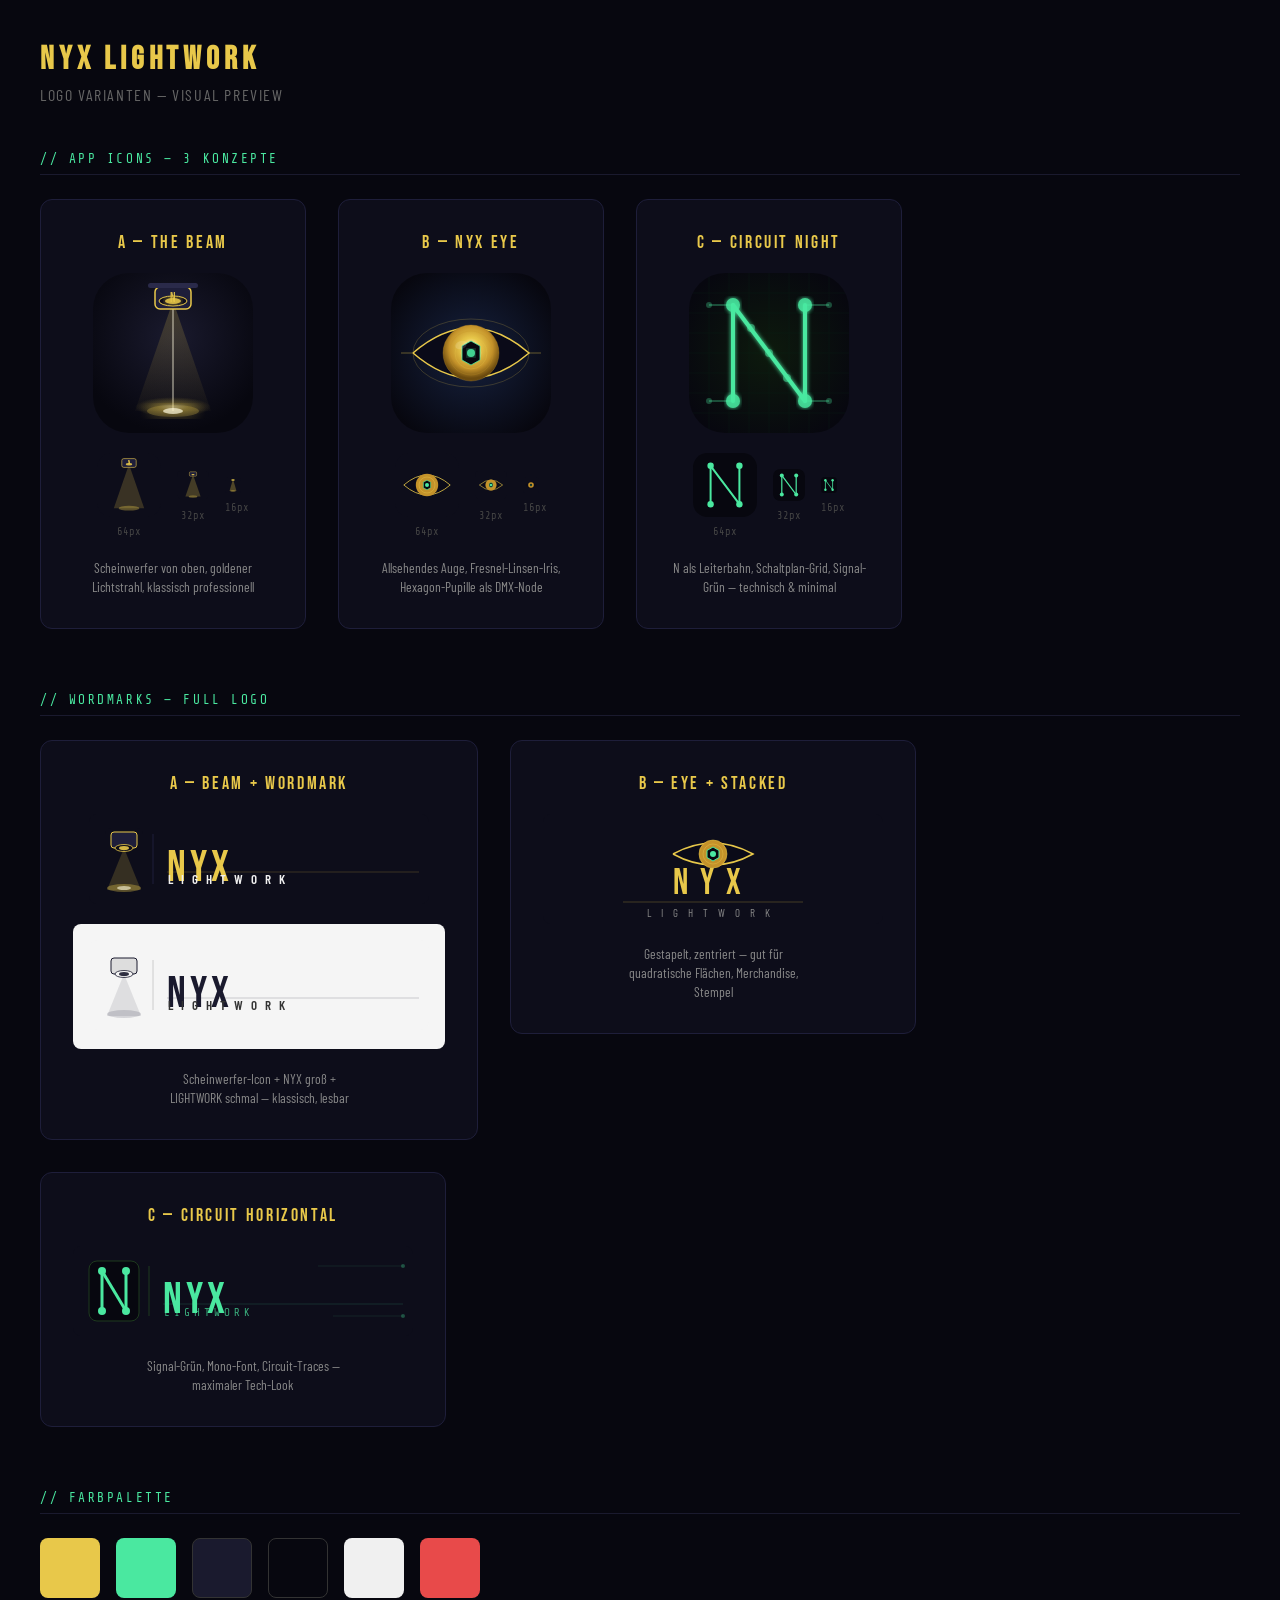
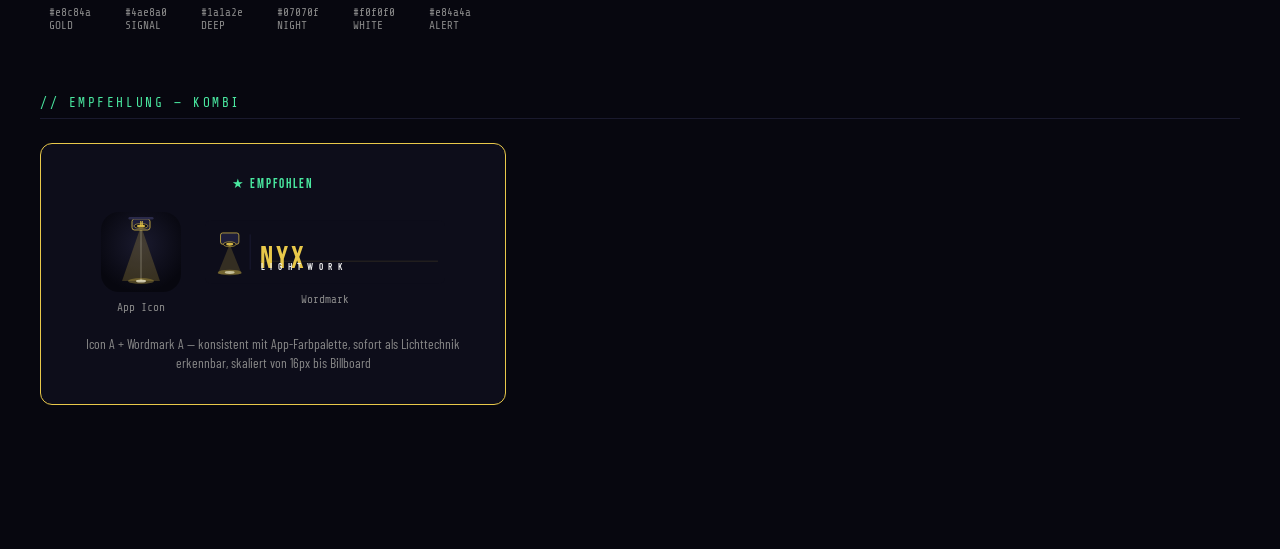
<file: logo-preview.html>
<!DOCTYPE html>
<html lang="de">
<head>
<meta charset="UTF-8">
<meta name="viewport" content="width=device-width, initial-scale=1.0">
<title>Nyx Lightwork — Logo Varianten</title>
<style>
  @import url('https://fonts.googleapis.com/css2?family=Bebas+Neue&family=Barlow+Condensed:wght@300;400;600;700&family=Share+Tech+Mono&display=swap');

  * { margin: 0; padding: 0; box-sizing: border-box; }

  body {
    background: #07070f;
    color: #f0f0f0;
    font-family: 'Barlow Condensed', sans-serif;
    padding: 40px;
  }

  h1 {
    font-family: 'Bebas Neue', sans-serif;
    color: #e8c84a;
    font-size: 2rem;
    letter-spacing: 0.15em;
    margin-bottom: 6px;
  }
  .subtitle {
    color: #666;
    font-size: 1rem;
    letter-spacing: 0.1em;
    margin-bottom: 48px;
  }

  .section {
    margin-bottom: 64px;
  }
  .section-title {
    font-family: 'Share Tech Mono', monospace;
    color: #4ae8a0;
    font-size: 0.8rem;
    letter-spacing: 0.2em;
    text-transform: uppercase;
    margin-bottom: 24px;
    padding-bottom: 8px;
    border-bottom: 1px solid #1a1a2e;
  }

  .variants-row {
    display: flex;
    gap: 32px;
    flex-wrap: wrap;
    align-items: flex-start;
  }

  .variant-card {
    background: #0d0d1a;
    border: 1px solid #1e1e3a;
    border-radius: 12px;
    padding: 32px;
    display: flex;
    flex-direction: column;
    align-items: center;
    gap: 20px;
    transition: border-color 0.2s;
    cursor: pointer;
  }
  .variant-card:hover {
    border-color: #e8c84a;
  }

  .variant-label {
    font-family: 'Bebas Neue', sans-serif;
    color: #e8c84a;
    font-size: 1.1rem;
    letter-spacing: 0.15em;
    text-align: center;
  }
  .variant-desc {
    color: #888;
    font-size: 0.85rem;
    text-align: center;
    max-width: 200px;
    line-height: 1.4;
  }

  .sizes-row {
    display: flex;
    gap: 16px;
    align-items: center;
  }
  .size-label {
    font-family: 'Share Tech Mono', monospace;
    color: #444;
    font-size: 0.65rem;
    text-align: center;
    margin-top: 6px;
  }

  .divider {
    width: 100%;
    height: 1px;
    background: linear-gradient(90deg, transparent, #1e1e3a, transparent);
    margin: 16px 0;
  }

  /* Light background test */
  .on-white {
    background: #f5f5f5;
    border-radius: 8px;
    padding: 16px;
  }
</style>
</head>
<body>

<h1>NYX LIGHTWORK</h1>
<div class="subtitle">LOGO VARIANTEN — VISUAL PREVIEW</div>

<!-- ═══════════════════════════════════════════════════════════ -->
<!--  APP ICONS                                                  -->
<!-- ═══════════════════════════════════════════════════════════ -->
<div class="section">
  <div class="section-title">// APP ICONS — 3 KONZEPTE</div>
  <div class="variants-row">

    <!-- KONZEPT A: THE BEAM -->
    <div class="variant-card">
      <div class="variant-label">A — THE BEAM</div>

      <!-- 512px -->
      <svg width="160" height="160" viewBox="0 0 160 160">
        <defs>
          <radialGradient id="bgA" cx="50%" cy="40%" r="60%">
            <stop offset="0%" stop-color="#1a1a2e"/>
            <stop offset="100%" stop-color="#07070f"/>
          </radialGradient>
          <radialGradient id="glowA" cx="50%" cy="50%" r="50%">
            <stop offset="0%" stop-color="#fffbe0" stop-opacity="1"/>
            <stop offset="40%" stop-color="#e8c84a" stop-opacity="0.6"/>
            <stop offset="100%" stop-color="#e8c84a" stop-opacity="0"/>
          </radialGradient>
          <linearGradient id="beamA" x1="0.5" y1="0" x2="0.5" y2="1">
            <stop offset="0%" stop-color="#e8c84a" stop-opacity="0.9"/>
            <stop offset="100%" stop-color="#e8c84a" stop-opacity="0.1"/>
          </linearGradient>
          <filter id="glowFilterA">
            <feGaussianBlur stdDeviation="4" result="blur"/>
            <feMerge><feMergeNode in="blur"/><feMergeNode in="SourceGraphic"/></feMerge>
          </filter>
          <filter id="softGlow">
            <feGaussianBlur stdDeviation="6" result="blur"/>
            <feMerge><feMergeNode in="blur"/><feMergeNode in="SourceGraphic"/></feMerge>
          </filter>
          <clipPath id="roundClipA">
            <rect width="160" height="160" rx="36"/>
          </clipPath>
        </defs>
        <g clip-path="url(#roundClipA)">
          <!-- bg -->
          <rect width="160" height="160" fill="url(#bgA)"/>
          <!-- beam cone -->
          <polygon points="80,28 42,138 118,138" fill="url(#beamA)" opacity="0.25"/>
          <!-- beam center bright line -->
          <line x1="80" y1="28" x2="80" y2="138" stroke="#fffbe0" stroke-width="2" opacity="0.4"/>
          <!-- glow at bottom -->
          <ellipse cx="80" cy="134" rx="38" ry="10" fill="url(#glowA)" opacity="0.5"/>
          <!-- spotlight housing -->
          <rect x="62" y="14" width="36" height="22" rx="5" fill="#1e1e3a" stroke="#e8c84a" stroke-width="1.5"/>
          <!-- lens ring -->
          <ellipse cx="80" cy="28" rx="14" ry="5" fill="#0d0d1a" stroke="#e8c84a" stroke-width="1"/>
          <!-- lens inner glow -->
          <ellipse cx="80" cy="28" rx="8" ry="3" fill="#e8c84a" opacity="0.9" filter="url(#glowFilterA)"/>
          <!-- N letterform in housing -->
          <text x="80" y="24" font-family="Bebas Neue, sans-serif" font-size="13" fill="#e8c84a" text-anchor="middle" dominant-baseline="middle" opacity="0.9">N</text>
          <!-- mounting bar -->
          <rect x="55" y="10" width="50" height="5" rx="2.5" fill="#2a2a4a"/>
          <!-- floor hotspot -->
          <ellipse cx="80" cy="138" rx="26" ry="6" fill="#e8c84a" opacity="0.3" filter="url(#softGlow)"/>
          <ellipse cx="80" cy="138" rx="10" ry="3" fill="#fffbe0" opacity="0.7"/>
        </g>
      </svg>

      <!-- sizes -->
      <div class="sizes-row">
        <div>
          <svg width="64" height="64" viewBox="0 0 160 160">
            <defs>
              <clipPath id="rc64A"><rect width="160" height="160" rx="36"/></clipPath>
            </defs>
            <g clip-path="url(#rc64A)">
              <rect width="160" height="160" fill="#0d0d1a"/>
              <polygon points="80,28 42,138 118,138" fill="#e8c84a" opacity="0.2"/>
              <rect x="62" y="14" width="36" height="22" rx="5" fill="#1e1e3a" stroke="#e8c84a" stroke-width="1.5"/>
              <ellipse cx="80" cy="28" rx="8" ry="3" fill="#e8c84a" opacity="0.9"/>
              <ellipse cx="80" cy="138" rx="26" ry="6" fill="#e8c84a" opacity="0.35"/>
              <text x="80" y="24" font-family="Bebas Neue, sans-serif" font-size="13" fill="#e8c84a" text-anchor="middle" dominant-baseline="middle">N</text>
            </g>
          </svg>
          <div class="size-label">64px</div>
        </div>
        <div>
          <svg width="32" height="32" viewBox="0 0 160 160">
            <defs><clipPath id="rc32A"><rect width="160" height="160" rx="36"/></clipPath></defs>
            <g clip-path="url(#rc32A)">
              <rect width="160" height="160" fill="#0d0d1a"/>
              <polygon points="80,28 42,138 118,138" fill="#e8c84a" opacity="0.25"/>
              <rect x="62" y="14" width="36" height="22" rx="5" fill="#1e1e3a" stroke="#e8c84a" stroke-width="2"/>
              <ellipse cx="80" cy="28" rx="8" ry="3" fill="#e8c84a"/>
              <ellipse cx="80" cy="138" rx="22" ry="6" fill="#e8c84a" opacity="0.4"/>
            </g>
          </svg>
          <div class="size-label">32px</div>
        </div>
        <div>
          <svg width="16" height="16" viewBox="0 0 160 160">
            <defs><clipPath id="rc16A"><rect width="160" height="160" rx="36"/></clipPath></defs>
            <g clip-path="url(#rc16A)">
              <rect width="160" height="160" fill="#0d0d1a"/>
              <polygon points="80,20 45,140 115,140" fill="#e8c84a" opacity="0.3"/>
              <ellipse cx="80" cy="30" rx="18" ry="8" fill="#e8c84a"/>
              <ellipse cx="80" cy="140" rx="28" ry="8" fill="#e8c84a" opacity="0.5"/>
            </g>
          </svg>
          <div class="size-label">16px</div>
        </div>
      </div>

      <div class="variant-desc">Scheinwerfer von oben, goldener Lichtstrahl, klassisch professionell</div>
    </div>

    <!-- KONZEPT B: NYX EYE -->
    <div class="variant-card">
      <div class="variant-label">B — NYX EYE</div>

      <svg width="160" height="160" viewBox="0 0 160 160">
        <defs>
          <radialGradient id="bgB" cx="50%" cy="50%" r="60%">
            <stop offset="0%" stop-color="#16213e"/>
            <stop offset="100%" stop-color="#07070f"/>
          </radialGradient>
          <radialGradient id="irisGrad" cx="50%" cy="40%" r="55%">
            <stop offset="0%" stop-color="#fffbe0"/>
            <stop offset="30%" stop-color="#e8c84a"/>
            <stop offset="70%" stop-color="#c4922a"/>
            <stop offset="100%" stop-color="#6b4a0e"/>
          </radialGradient>
          <filter id="eyeGlow">
            <feGaussianBlur stdDeviation="5" result="blur"/>
            <feMerge><feMergeNode in="blur"/><feMergeNode in="SourceGraphic"/></feMerge>
          </filter>
          <clipPath id="roundClipB"><rect width="160" height="160" rx="36"/></clipPath>
        </defs>
        <g clip-path="url(#roundClipB)">
          <rect width="160" height="160" fill="url(#bgB)"/>

          <!-- eye outline glow -->
          <ellipse cx="80" cy="80" rx="58" ry="34" fill="none" stroke="#e8c84a" stroke-width="1" opacity="0.2"/>

          <!-- eye white/outer -->
          <path d="M22,80 Q80,30 138,80 Q80,130 22,80" fill="#0a0a18" stroke="#e8c84a" stroke-width="1.5"/>

          <!-- iris — fresnel rings -->
          <circle cx="80" cy="80" r="28" fill="url(#irisGrad)"/>
          <circle cx="80" cy="80" r="28" fill="none" stroke="#c4922a" stroke-width="0.5" opacity="0.6"/>
          <circle cx="80" cy="80" r="22" fill="none" stroke="#c4922a" stroke-width="0.5" opacity="0.5"/>
          <circle cx="80" cy="80" r="16" fill="none" stroke="#e8c84a" stroke-width="0.5" opacity="0.5"/>
          <circle cx="80" cy="80" r="10" fill="none" stroke="#fffbe0" stroke-width="0.5" opacity="0.4"/>

          <!-- pupil — hexagon -->
          <polygon points="80,68 89,73 89,87 80,92 71,87 71,73" fill="#07070f"/>
          <polygon points="80,68 89,73 89,87 80,92 71,87 71,73" fill="none" stroke="#4ae8a0" stroke-width="1" opacity="0.8"/>

          <!-- pupil inner dot -->
          <circle cx="80" cy="80" r="4" fill="#4ae8a0" opacity="0.9" filter="url(#eyeGlow)"/>

          <!-- iris highlight -->
          <ellipse cx="70" cy="72" rx="6" ry="4" fill="white" opacity="0.15" transform="rotate(-20 70 72)"/>

          <!-- eyelashes / rays -->
          <line x1="22" y1="80" x2="10" y2="80" stroke="#e8c84a" stroke-width="1" opacity="0.4"/>
          <line x1="138" y1="80" x2="150" y2="80" stroke="#e8c84a" stroke-width="1" opacity="0.4"/>
        </g>
      </svg>

      <div class="sizes-row">
        <div>
          <svg width="64" height="64" viewBox="0 0 160 160">
            <defs><clipPath id="rc64B"><rect width="160" height="160" rx="36"/></clipPath></defs>
            <g clip-path="url(#rc64B)">
              <rect width="160" height="160" fill="#0d0d1a"/>
              <path d="M22,80 Q80,30 138,80 Q80,130 22,80" fill="#0a0a18" stroke="#e8c84a" stroke-width="2"/>
              <circle cx="80" cy="80" r="28" fill="#c4922a"/>
              <circle cx="80" cy="80" r="20" fill="none" stroke="#e8c84a" stroke-width="1"/>
              <polygon points="80,68 89,73 89,87 80,92 71,87 71,73" fill="#07070f" stroke="#4ae8a0" stroke-width="1.5"/>
              <circle cx="80" cy="80" r="5" fill="#4ae8a0"/>
            </g>
          </svg>
          <div class="size-label">64px</div>
        </div>
        <div>
          <svg width="32" height="32" viewBox="0 0 160 160">
            <defs><clipPath id="rc32B"><rect width="160" height="160" rx="36"/></clipPath></defs>
            <g clip-path="url(#rc32B)">
              <rect width="160" height="160" fill="#0d0d1a"/>
              <path d="M22,80 Q80,30 138,80 Q80,130 22,80" fill="#0a0a18" stroke="#e8c84a" stroke-width="3"/>
              <circle cx="80" cy="80" r="28" fill="#c4922a"/>
              <polygon points="80,68 89,73 89,87 80,92 71,87 71,73" fill="#07070f" stroke="#4ae8a0" stroke-width="2"/>
              <circle cx="80" cy="80" r="6" fill="#4ae8a0"/>
            </g>
          </svg>
          <div class="size-label">32px</div>
        </div>
        <div>
          <svg width="16" height="16" viewBox="0 0 160 160">
            <defs><clipPath id="rc16B"><rect width="160" height="160" rx="36"/></clipPath></defs>
            <g clip-path="url(#rc16B)">
              <rect width="160" height="160" fill="#0d0d1a"/>
              <path d="M22,80 Q80,30 138,80 Q80,130 22,80" fill="#0a0a18"/>
              <circle cx="80" cy="80" r="28" fill="#c4922a"/>
              <circle cx="80" cy="80" r="12" fill="#07070f"/>
              <circle cx="80" cy="80" r="6" fill="#4ae8a0"/>
            </g>
          </svg>
          <div class="size-label">16px</div>
        </div>
      </div>

      <div class="variant-desc">Allsehendes Auge, Fresnel-Linsen-Iris, Hexagon-Pupille als DMX-Node</div>
    </div>

    <!-- KONZEPT C: CIRCUIT NIGHT -->
    <div class="variant-card">
      <div class="variant-label">C — CIRCUIT NIGHT</div>

      <svg width="160" height="160" viewBox="0 0 160 160">
        <defs>
          <radialGradient id="bgC" cx="50%" cy="50%" r="60%">
            <stop offset="0%" stop-color="#0d1a0d"/>
            <stop offset="100%" stop-color="#07070f"/>
          </radialGradient>
          <filter id="circuitGlow">
            <feGaussianBlur stdDeviation="2" result="blur"/>
            <feMerge><feMergeNode in="blur"/><feMergeNode in="SourceGraphic"/></feMerge>
          </filter>
          <clipPath id="roundClipC"><rect width="160" height="160" rx="36"/></clipPath>
        </defs>
        <g clip-path="url(#roundClipC)">
          <rect width="160" height="160" fill="url(#bgC)"/>

          <!-- grid background -->
          <g stroke="#0d2a1a" stroke-width="0.5" opacity="0.5">
            <line x1="0" y1="20" x2="160" y2="20"/>
            <line x1="0" y1="40" x2="160" y2="40"/>
            <line x1="0" y1="60" x2="160" y2="60"/>
            <line x1="0" y1="80" x2="160" y2="80"/>
            <line x1="0" y1="100" x2="160" y2="100"/>
            <line x1="0" y1="120" x2="160" y2="120"/>
            <line x1="0" y1="140" x2="160" y2="140"/>
            <line x1="20" y1="0" x2="20" y2="160"/>
            <line x1="40" y1="0" x2="40" y2="160"/>
            <line x1="60" y1="0" x2="60" y2="160"/>
            <line x1="80" y1="0" x2="80" y2="160"/>
            <line x1="100" y1="0" x2="100" y2="160"/>
            <line x1="120" y1="0" x2="120" y2="160"/>
            <line x1="140" y1="0" x2="140" y2="160"/>
          </g>

          <!-- N letterform as circuit trace — thick version -->
          <g stroke="#4ae8a0" stroke-width="4" fill="none" stroke-linecap="round" stroke-linejoin="round" filter="url(#circuitGlow)">
            <!-- left vertical of N -->
            <line x1="44" y1="32" x2="44" y2="128"/>
            <!-- diagonal of N -->
            <line x1="44" y1="32" x2="116" y2="128"/>
            <!-- right vertical of N -->
            <line x1="116" y1="32" x2="116" y2="128"/>
          </g>

          <!-- circuit nodes / solder points -->
          <circle cx="44" cy="32" r="7" fill="#4ae8a0" opacity="0.9" filter="url(#circuitGlow)"/>
          <circle cx="44" cy="128" r="7" fill="#4ae8a0" opacity="0.9" filter="url(#circuitGlow)"/>
          <circle cx="116" cy="32" r="7" fill="#4ae8a0" opacity="0.9" filter="url(#circuitGlow)"/>
          <circle cx="116" cy="128" r="7" fill="#4ae8a0" opacity="0.9" filter="url(#circuitGlow)"/>

          <!-- mid nodes on diagonal -->
          <circle cx="62" cy="55" r="4" fill="#4ae8a0" opacity="0.5"/>
          <circle cx="80" cy="80" r="4" fill="#4ae8a0" opacity="0.5"/>
          <circle cx="98" cy="105" r="4" fill="#4ae8a0" opacity="0.5"/>

          <!-- horizontal traces extending out -->
          <g stroke="#4ae8a0" stroke-width="1.5" opacity="0.4">
            <line x1="44" y1="32" x2="20" y2="32"/>
            <line x1="116" y1="32" x2="140" y2="32"/>
            <line x1="44" y1="128" x2="20" y2="128"/>
            <line x1="116" y1="128" x2="140" y2="128"/>
          </g>
          <!-- corner pads -->
          <circle cx="20" cy="32" r="3" fill="#4ae8a0" opacity="0.3"/>
          <circle cx="140" cy="32" r="3" fill="#4ae8a0" opacity="0.3"/>
          <circle cx="20" cy="128" r="3" fill="#4ae8a0" opacity="0.3"/>
          <circle cx="140" cy="128" r="3" fill="#4ae8a0" opacity="0.3"/>
        </g>
      </svg>

      <div class="sizes-row">
        <div>
          <svg width="64" height="64" viewBox="0 0 160 160">
            <defs><clipPath id="rc64C"><rect width="160" height="160" rx="36"/></clipPath></defs>
            <g clip-path="url(#rc64C)">
              <rect width="160" height="160" fill="#07070f"/>
              <g stroke="#4ae8a0" stroke-width="5" fill="none" stroke-linecap="round">
                <line x1="44" y1="32" x2="44" y2="128"/>
                <line x1="44" y1="32" x2="116" y2="128"/>
                <line x1="116" y1="32" x2="116" y2="128"/>
              </g>
              <circle cx="44" cy="32" r="8" fill="#4ae8a0"/>
              <circle cx="44" cy="128" r="8" fill="#4ae8a0"/>
              <circle cx="116" cy="32" r="8" fill="#4ae8a0"/>
              <circle cx="116" cy="128" r="8" fill="#4ae8a0"/>
            </g>
          </svg>
          <div class="size-label">64px</div>
        </div>
        <div>
          <svg width="32" height="32" viewBox="0 0 160 160">
            <defs><clipPath id="rc32C"><rect width="160" height="160" rx="36"/></clipPath></defs>
            <g clip-path="url(#rc32C)">
              <rect width="160" height="160" fill="#07070f"/>
              <g stroke="#4ae8a0" stroke-width="6" fill="none" stroke-linecap="round">
                <line x1="44" y1="32" x2="44" y2="128"/>
                <line x1="44" y1="32" x2="116" y2="128"/>
                <line x1="116" y1="32" x2="116" y2="128"/>
              </g>
              <circle cx="44" cy="32" r="10" fill="#4ae8a0"/>
              <circle cx="44" cy="128" r="10" fill="#4ae8a0"/>
              <circle cx="116" cy="32" r="10" fill="#4ae8a0"/>
              <circle cx="116" cy="128" r="10" fill="#4ae8a0"/>
            </g>
          </svg>
          <div class="size-label">32px</div>
        </div>
        <div>
          <svg width="16" height="16" viewBox="0 0 160 160">
            <defs><clipPath id="rc16C"><rect width="160" height="160" rx="36"/></clipPath></defs>
            <g clip-path="url(#rc16C)">
              <rect width="160" height="160" fill="#07070f"/>
              <g stroke="#4ae8a0" stroke-width="8" fill="none" stroke-linecap="round">
                <line x1="44" y1="32" x2="44" y2="128"/>
                <line x1="44" y1="32" x2="116" y2="128"/>
                <line x1="116" y1="32" x2="116" y2="128"/>
              </g>
              <circle cx="44" cy="32" r="12" fill="#4ae8a0"/>
              <circle cx="44" cy="128" r="12" fill="#4ae8a0"/>
              <circle cx="116" cy="32" r="12" fill="#4ae8a0"/>
              <circle cx="116" cy="128" r="12" fill="#4ae8a0"/>
            </g>
          </svg>
          <div class="size-label">16px</div>
        </div>
      </div>

      <div class="variant-desc">N als Leiterbahn, Schaltplan-Grid, Signal-Grün — technisch & minimal</div>
    </div>

  </div>
</div>

<!-- ═══════════════════════════════════════════════════════════ -->
<!--  WORDMARKS / FULL LOGOS                                     -->
<!-- ═══════════════════════════════════════════════════════════ -->
<div class="section">
  <div class="section-title">// WORDMARKS — FULL LOGO</div>
  <div class="variants-row">

    <!-- WORDMARK A -->
    <div class="variant-card" style="min-width: 360px;">
      <div class="variant-label">A — BEAM + WORDMARK</div>
      <svg width="340" height="90" viewBox="0 0 340 90">
        <defs>
          <linearGradient id="beamWM" x1="0.5" y1="0" x2="0.5" y2="1">
            <stop offset="0%" stop-color="#e8c84a"/>
            <stop offset="100%" stop-color="#e8c84a" stop-opacity="0.2"/>
          </linearGradient>
        </defs>
        <rect width="340" height="90" fill="#0d0d1a" rx="8"/>

        <!-- mini icon -->
        <rect x="16" y="14" width="38" height="62" rx="6" fill="#0d0d1a"/>
        <!-- housing -->
        <rect x="22" y="18" width="26" height="16" rx="3" fill="#1e1e3a" stroke="#e8c84a" stroke-width="1"/>
        <!-- lens -->
        <ellipse cx="35" cy="34" rx="9" ry="3.5" fill="#0d0d1a" stroke="#e8c84a" stroke-width="0.8"/>
        <ellipse cx="35" cy="34" rx="5" ry="2" fill="#e8c84a" opacity="0.9"/>
        <!-- beam -->
        <polygon points="35,34 18,76 52,76" fill="#e8c84a" opacity="0.18"/>
        <!-- floor -->
        <ellipse cx="35" cy="74" rx="17" ry="4" fill="#e8c84a" opacity="0.35"/>
        <ellipse cx="35" cy="74" rx="7" ry="2" fill="#fffbe0" opacity="0.6"/>

        <!-- divider -->
        <line x1="64" y1="20" x2="64" y2="70" stroke="#1e1e3a" stroke-width="1"/>

        <!-- NYX text -->
        <text x="78" y="52" font-family="Bebas Neue, sans-serif" font-size="44" fill="#e8c84a" dominant-baseline="middle" letter-spacing="4">NYX</text>

        <!-- LIGHTWORK -->
        <text x="79" y="70" font-family="Barlow Condensed, sans-serif" font-size="13" font-weight="600" fill="#f0f0f0" letter-spacing="8">LIGHTWORK</text>

        <!-- thin line -->
        <line x1="78" y1="58" x2="330" y2="58" stroke="#e8c84a" stroke-width="0.5" opacity="0.4"/>
      </svg>

      <!-- on light bg -->
      <div class="on-white">
        <svg width="340" height="90" viewBox="0 0 340 90">
          <rect width="340" height="90" fill="#f5f5f5" rx="8"/>
          <rect x="22" y="18" width="26" height="16" rx="3" fill="#ddd" stroke="#1a1a2e" stroke-width="1"/>
          <ellipse cx="35" cy="34" rx="9" ry="3.5" fill="#f5f5f5" stroke="#1a1a2e" stroke-width="0.8"/>
          <ellipse cx="35" cy="34" rx="5" ry="2" fill="#1a1a2e" opacity="0.9"/>
          <polygon points="35,34 18,76 52,76" fill="#1a1a2e" opacity="0.1"/>
          <ellipse cx="35" cy="74" rx="17" ry="4" fill="#1a1a2e" opacity="0.15"/>
          <line x1="64" y1="20" x2="64" y2="70" stroke="#ccc" stroke-width="1"/>
          <text x="78" y="52" font-family="Bebas Neue, sans-serif" font-size="44" fill="#1a1a2e" dominant-baseline="middle" letter-spacing="4">NYX</text>
          <text x="79" y="70" font-family="Barlow Condensed, sans-serif" font-size="13" font-weight="600" fill="#333" letter-spacing="8">LIGHTWORK</text>
          <line x1="78" y1="58" x2="330" y2="58" stroke="#1a1a2e" stroke-width="0.5" opacity="0.4"/>
        </svg>
      </div>
      <div class="variant-desc">Scheinwerfer-Icon + NYX groß + LIGHTWORK schmal — klassisch, lesbar</div>
    </div>

    <!-- WORDMARK B -->
    <div class="variant-card" style="min-width: 360px;">
      <div class="variant-label">B — EYE + STACKED</div>
      <svg width="340" height="110" viewBox="0 0 340 110">
        <rect width="340" height="110" fill="#0d0d1a" rx="8"/>

        <!-- centered layout -->
        <!-- eye mini -->
        <g transform="translate(130, 18)">
          <path d="M0,22 Q40,0 80,22 Q40,44 0,22" fill="#0a0a18" stroke="#e8c84a" stroke-width="1.5"/>
          <circle cx="40" cy="22" r="14" fill="#c4922a"/>
          <circle cx="40" cy="22" r="14" fill="none" stroke="#e8c84a" stroke-width="0.5"/>
          <circle cx="40" cy="22" r="10" fill="none" stroke="#e8c84a" stroke-width="0.4"/>
          <polygon points="40,15 46,18.5 46,25.5 40,29 34,25.5 34,18.5" fill="#07070f" stroke="#4ae8a0" stroke-width="1"/>
          <circle cx="40" cy="22" r="3" fill="#4ae8a0"/>
        </g>

        <!-- NYX centered -->
        <text x="170" y="80" font-family="Bebas Neue, sans-serif" font-size="36" fill="#e8c84a" text-anchor="middle" letter-spacing="12">NYX</text>

        <!-- horizontal rule -->
        <line x1="80" y1="88" x2="260" y2="88" stroke="#e8c84a" stroke-width="0.5" opacity="0.5"/>

        <!-- LIGHTWORK centered -->
        <text x="170" y="103" font-family="Barlow Condensed, sans-serif" font-size="11" font-weight="400" fill="#888" text-anchor="middle" letter-spacing="10">LIGHTWORK</text>
      </svg>
      <div class="variant-desc">Gestapelt, zentriert — gut für quadratische Flächen, Merchandise, Stempel</div>
    </div>

    <!-- WORDMARK C -->
    <div class="variant-card" style="min-width: 360px;">
      <div class="variant-label">C — CIRCUIT HORIZONTAL</div>
      <svg width="340" height="90" viewBox="0 0 340 90">
        <rect width="340" height="90" fill="#0d0d1a" rx="8"/>

        <!-- mini circuit N -->
        <g transform="translate(16, 15)">
          <rect x="0" y="0" width="50" height="60" rx="8" fill="#07070f" stroke="#1e3a1e" stroke-width="1"/>
          <g stroke="#4ae8a0" stroke-width="3" fill="none" stroke-linecap="round">
            <line x1="13" y1="10" x2="13" y2="50"/>
            <line x1="13" y1="10" x2="37" y2="50"/>
            <line x1="37" y1="10" x2="37" y2="50"/>
          </g>
          <circle cx="13" cy="10" r="4" fill="#4ae8a0"/>
          <circle cx="13" cy="50" r="4" fill="#4ae8a0"/>
          <circle cx="37" cy="10" r="4" fill="#4ae8a0"/>
          <circle cx="37" cy="50" r="4" fill="#4ae8a0"/>
        </g>

        <!-- divider -->
        <line x1="76" y1="20" x2="76" y2="70" stroke="#1e3a1e" stroke-width="1"/>

        <!-- NYX in green this time -->
        <text x="90" y="52" font-family="Bebas Neue, sans-serif" font-size="44" fill="#4ae8a0" dominant-baseline="middle" letter-spacing="4">NYX</text>

        <!-- LIGHTWORK in mono -->
        <text x="91" y="70" font-family="Share Tech Mono, monospace" font-size="11" fill="#4ae8a0" letter-spacing="4" opacity="0.7">LIGHTWORK</text>

        <!-- thin line -->
        <line x1="90" y1="58" x2="330" y2="58" stroke="#4ae8a0" stroke-width="0.5" opacity="0.3"/>

        <!-- decorative traces -->
        <line x1="245" y1="20" x2="330" y2="20" stroke="#4ae8a0" stroke-width="0.5" opacity="0.2"/>
        <line x1="260" y1="70" x2="330" y2="70" stroke="#4ae8a0" stroke-width="0.5" opacity="0.2"/>
        <circle cx="330" cy="20" r="2" fill="#4ae8a0" opacity="0.3"/>
        <circle cx="330" cy="70" r="2" fill="#4ae8a0" opacity="0.3"/>
      </svg>
      <div class="variant-desc">Signal-Grün, Mono-Font, Circuit-Traces — maximaler Tech-Look</div>
    </div>

  </div>
</div>

<!-- ═══════════════════════════════════════════════════════════ -->
<!--  FARBVERGLEICH                                              -->
<!-- ═══════════════════════════════════════════════════════════ -->
<div class="section">
  <div class="section-title">// FARBPALETTE</div>
  <div style="display: flex; gap: 16px; flex-wrap: wrap;">
    <div style="display:flex;flex-direction:column;align-items:center;gap:8px;">
      <div style="width:60px;height:60px;border-radius:8px;background:#e8c84a;"></div>
      <div style="font-family:Share Tech Mono,monospace;font-size:0.7rem;color:#888">#e8c84a<br>GOLD</div>
    </div>
    <div style="display:flex;flex-direction:column;align-items:center;gap:8px;">
      <div style="width:60px;height:60px;border-radius:8px;background:#4ae8a0;"></div>
      <div style="font-family:Share Tech Mono,monospace;font-size:0.7rem;color:#888">#4ae8a0<br>SIGNAL</div>
    </div>
    <div style="display:flex;flex-direction:column;align-items:center;gap:8px;">
      <div style="width:60px;height:60px;border-radius:8px;background:#1a1a2e;border:1px solid #333"></div>
      <div style="font-family:Share Tech Mono,monospace;font-size:0.7rem;color:#888">#1a1a2e<br>DEEP</div>
    </div>
    <div style="display:flex;flex-direction:column;align-items:center;gap:8px;">
      <div style="width:60px;height:60px;border-radius:8px;background:#07070f;border:1px solid #333"></div>
      <div style="font-family:Share Tech Mono,monospace;font-size:0.7rem;color:#888">#07070f<br>NIGHT</div>
    </div>
    <div style="display:flex;flex-direction:column;align-items:center;gap:8px;">
      <div style="width:60px;height:60px;border-radius:8px;background:#f0f0f0;"></div>
      <div style="font-family:Share Tech Mono,monospace;font-size:0.7rem;color:#888">#f0f0f0<br>WHITE</div>
    </div>
    <div style="display:flex;flex-direction:column;align-items:center;gap:8px;">
      <div style="width:60px;height:60px;border-radius:8px;background:#e84a4a;"></div>
      <div style="font-family:Share Tech Mono,monospace;font-size:0.7rem;color:#888">#e84a4a<br>ALERT</div>
    </div>
  </div>
</div>

<!-- ═══════════════════════════════════════════════════════════ -->
<!--  KOMBINATIONS-EMPFEHLUNG                                    -->
<!-- ═══════════════════════════════════════════════════════════ -->
<div class="section">
  <div class="section-title">// EMPFEHLUNG — KOMBI</div>
  <div class="variants-row">
    <div class="variant-card" style="border-color: #e8c84a;">
      <div class="variant-label" style="font-size:0.8rem; color:#4ae8a0">★ EMPFOHLEN</div>
      <div style="display:flex;gap:24px;align-items:center;">
        <!-- App Icon A -->
        <div style="text-align:center">
          <svg width="80" height="80" viewBox="0 0 160 160">
            <defs>
              <clipPath id="rcFinal"><rect width="160" height="160" rx="36"/></clipPath>
              <radialGradient id="bgFinal" cx="50%" cy="40%" r="60%">
                <stop offset="0%" stop-color="#1a1a2e"/>
                <stop offset="100%" stop-color="#07070f"/>
              </radialGradient>
            </defs>
            <g clip-path="url(#rcFinal)">
              <rect width="160" height="160" fill="url(#bgFinal)"/>
              <polygon points="80,28 42,138 118,138" fill="#e8c84a" opacity="0.2"/>
              <line x1="80" y1="28" x2="80" y2="138" stroke="#fffbe0" stroke-width="2" opacity="0.3"/>
              <rect x="62" y="14" width="36" height="22" rx="5" fill="#1e1e3a" stroke="#e8c84a" stroke-width="1.5"/>
              <ellipse cx="80" cy="28" rx="14" ry="5" fill="#0d0d1a" stroke="#e8c84a" stroke-width="1"/>
              <ellipse cx="80" cy="28" rx="8" ry="3" fill="#e8c84a" opacity="0.9"/>
              <text x="80" y="24" font-family="Bebas Neue, sans-serif" font-size="13" fill="#e8c84a" text-anchor="middle" dominant-baseline="middle">N</text>
              <rect x="55" y="10" width="50" height="5" rx="2.5" fill="#2a2a4a"/>
              <ellipse cx="80" cy="138" rx="26" ry="6" fill="#e8c84a" opacity="0.3"/>
              <ellipse cx="80" cy="138" rx="10" ry="3" fill="#fffbe0" opacity="0.7"/>
            </g>
          </svg>
          <div class="size-label" style="font-size:0.7rem;color:#888">App Icon</div>
        </div>
        <!-- Wordmark A -->
        <div style="text-align:center">
          <svg width="240" height="64" viewBox="0 0 340 90">
            <rect width="340" height="90" fill="#0d0d1a" rx="8"/>
            <rect x="22" y="18" width="26" height="16" rx="3" fill="#1e1e3a" stroke="#e8c84a" stroke-width="1"/>
            <ellipse cx="35" cy="34" rx="9" ry="3.5" fill="#0d0d1a" stroke="#e8c84a" stroke-width="0.8"/>
            <ellipse cx="35" cy="34" rx="5" ry="2" fill="#e8c84a" opacity="0.9"/>
            <polygon points="35,34 18,76 52,76" fill="#e8c84a" opacity="0.18"/>
            <ellipse cx="35" cy="74" rx="17" ry="4" fill="#e8c84a" opacity="0.35"/>
            <ellipse cx="35" cy="74" rx="7" ry="2" fill="#fffbe0" opacity="0.6"/>
            <line x1="64" y1="20" x2="64" y2="70" stroke="#1e1e3a" stroke-width="1"/>
            <text x="78" y="52" font-family="Bebas Neue, sans-serif" font-size="44" fill="#e8c84a" dominant-baseline="middle" letter-spacing="4">NYX</text>
            <text x="79" y="70" font-family="Barlow Condensed, sans-serif" font-size="13" font-weight="600" fill="#f0f0f0" letter-spacing="8">LIGHTWORK</text>
            <line x1="78" y1="58" x2="330" y2="58" stroke="#e8c84a" stroke-width="0.5" opacity="0.4"/>
          </svg>
          <div class="size-label" style="font-size:0.7rem;color:#888">Wordmark</div>
        </div>
      </div>
      <div class="variant-desc" style="max-width:400px">Icon A + Wordmark A — konsistent mit App-Farbpalette, sofort als Lichttechnik erkennbar, skaliert von 16px bis Billboard</div>
    </div>
  </div>
</div>

<div style="height:40px"></div>
</body>
</html>
</file>
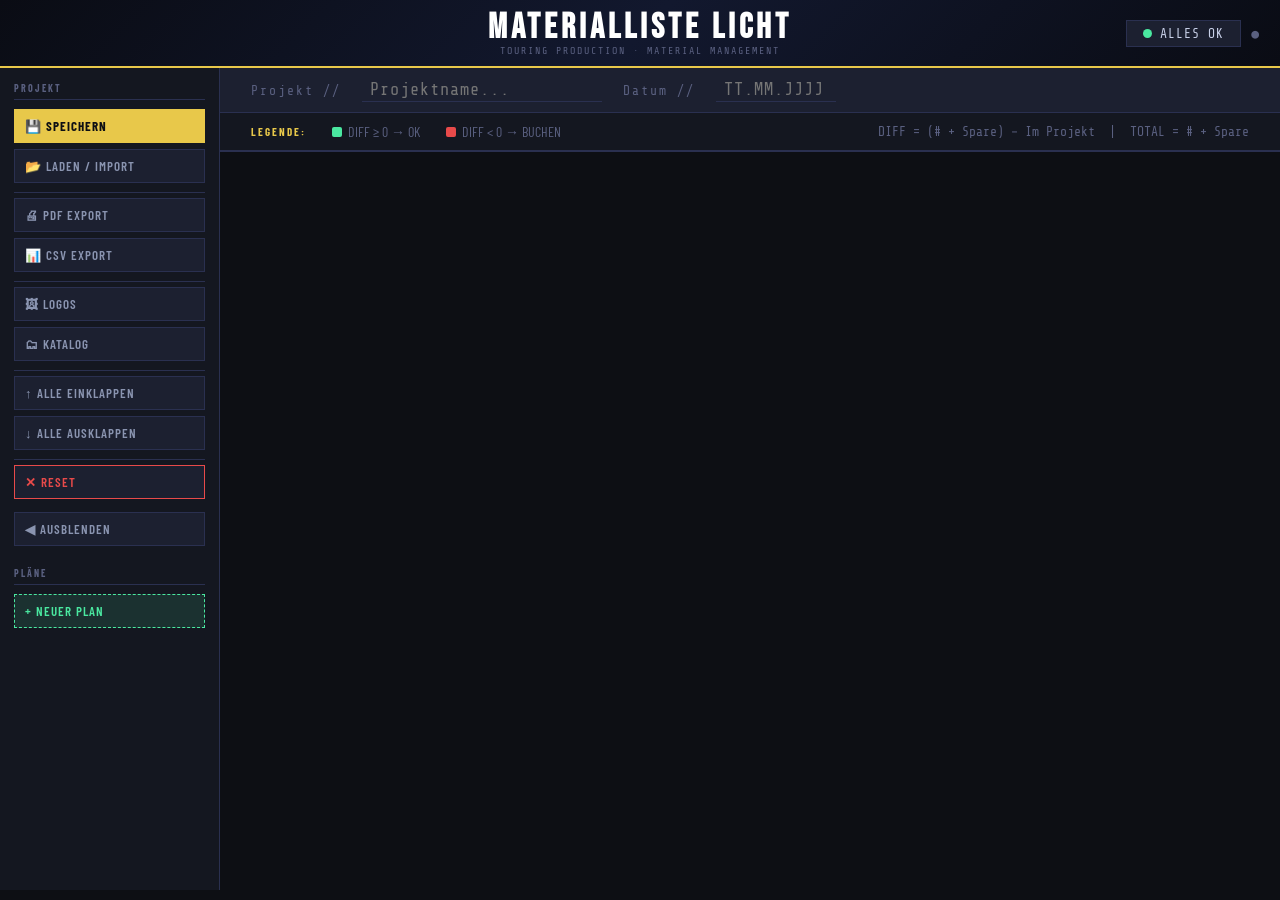
<file: materialliste-licht.html>
<!DOCTYPE html>
<html lang="de">
<head>
<meta charset="UTF-8">
<meta name="viewport" content="width=device-width, initial-scale=1.0">
<title>Materialliste Licht</title>
<link href="https://fonts.googleapis.com/css2?family=Share+Tech+Mono&family=Barlow+Condensed:wght@400;600;700;900&family=Bebas+Neue&family=IBM+Plex+Mono:wght@400;600&display=swap" rel="stylesheet">
<style>
:root{--bg:#0d0f14;--bg2:#141720;--bg3:#1c2030;--border:#2a3050;--accent:#e8c84a;--accent2:#4ae8a0;--red:#e84a4a;--green:#4ae8a0;--muted:#5a6080;--text:#c8d0e8;--text2:#8a94b0;}
*{box-sizing:border-box;margin:0;padding:0;}
body{background:var(--bg);color:var(--text);font-family:'Barlow Condensed',sans-serif;font-size:23px;min-height:100vh;}
header{background:var(--bg2);border-bottom:2px solid var(--accent);padding:18px 31px;display:flex;align-items:center;justify-content:space-between;position:sticky;top:0;z-index:200;gap:21px;flex-wrap:wrap;}
.htitle h1{font-size:29px;font-weight:900;letter-spacing:4px;text-transform:uppercase;color:var(--accent);line-height:1;}
.htitle span{font-family:'Share Tech Mono',monospace;font-size:13px;color:var(--muted);letter-spacing:2px;}
.hactions{display:flex;gap:10px;align-items:center;flex-wrap:wrap;}
.btn{background:transparent;border:1px solid var(--border);color:var(--text2);padding:8px 18px;font-family:'Barlow Condensed',sans-serif;font-size:17px;font-weight:600;letter-spacing:1px;text-transform:uppercase;cursor:pointer;transition:all .15s;}
.btn:hover{border-color:var(--accent);color:var(--accent);}
.btn-accent{background:var(--accent);border-color:var(--accent);color:#0d0f14;font-weight:700;}
.btn-accent:hover{background:#ffd84a;}
.btn-green{background:rgba(74,232,160,.12);border-color:var(--green);color:var(--green);}
.btn-green:hover{background:rgba(74,232,160,.25);}
.btn-red{border-color:var(--red);color:var(--red);}
.btn-red:hover{background:rgba(232,74,74,.15);}
.btn-sm{padding:4px 12px;font-size:14px;}
.status-pill{display:flex;align-items:center;gap:8px;background:var(--bg3);border:1px solid var(--border);padding:5px 16px;font-family:'Share Tech Mono',monospace;font-size:13px;letter-spacing:1px;}
.sdot{width:9px;height:9px;border-radius:50%;animation:pulse 2s infinite;}
.sdot.ok{background:var(--green);}.sdot.warn{background:var(--red);}
@keyframes pulse{0%,100%{opacity:1}50%{opacity:.4}}
.pbar{background:var(--bg3);border-bottom:1px solid var(--border);padding:10px 31px;display:flex;align-items:center;gap:21px;flex-wrap:wrap;}
.plabel{font-family:'Share Tech Mono',monospace;font-size:13px;color:var(--muted);letter-spacing:2px;white-space:nowrap;}
.pinput{background:transparent;border:none;border-bottom:1px solid var(--border);color:var(--accent);font-family:'Share Tech Mono',monospace;font-size:17px;padding:2px 8px;outline:none;letter-spacing:1px;}
.pinput:focus{border-bottom-color:var(--accent);}
.legend{display:flex;gap:26px;padding:10px 31px;background:var(--bg2);border-bottom:1px solid var(--border);font-size:14px;align-items:center;flex-wrap:wrap;}
.li{display:flex;align-items:center;gap:6px;color:var(--muted);}
.ldot{width:10px;height:10px;border-radius:2px;}
.lf{margin-left:auto;font-family:'Share Tech Mono',monospace;font-size:13px;color:var(--muted);}
.tabs{display:flex;background:var(--bg2);border-bottom:1px solid var(--border);overflow-x:auto;}
.tab{padding:13px 26px;font-size:17px;font-weight:700;letter-spacing:2px;text-transform:uppercase;cursor:pointer;color:var(--muted);border-bottom:4px solid transparent;white-space:nowrap;transition:all .15s;}
.tab:hover{color:var(--text);}.tab.active{color:var(--accent);border-bottom-color:var(--accent);}
.tbadge{display:inline-flex;align-items:center;justify-content:center;min-width:21px;height:21px;border-radius:2px;font-size:12px;font-family:'Share Tech Mono',monospace;margin-left:8px;padding:0 4px;}
.tbadge.ok{background:rgba(74,232,160,.15);color:var(--green);}.tbadge.warn{background:rgba(232,74,74,.15);color:var(--red);}
.content{padding:26px 31px;max-width:1500px;}
.catpanel{display:none;}.catpanel.active{display:block;}
.empty-state{border:2px dashed var(--border);padding:62px;text-align:center;margin:31px 0;display:flex;flex-direction:column;align-items:center;gap:21px;}
.empty-icon{font-size:52px;opacity:.3;}
.empty-title{font-size:23px;font-weight:700;letter-spacing:2px;color:var(--muted);}
.empty-sub{font-size:16px;color:var(--muted);max-width:520px;line-height:1.6;}
.secblock{margin-bottom:21px;border:1px solid var(--border);background:var(--bg2);}
.sechdr{display:grid;grid-template-columns:1fr 73px 73px 88px 88px 88px 117px auto auto;gap:0;background:var(--bg3);border-bottom:1px solid var(--border);align-items:center;}
.sechdr-title{padding:10px 16px;font-size:17px;font-weight:700;letter-spacing:2px;text-transform:uppercase;color:var(--accent);display:flex;align-items:center;gap:10px;cursor:pointer;user-select:none;}
.chevron{transition:transform .2s;font-size:13px;color:var(--muted);}
.sechdr.collapsed .chevron{transform:rotate(-90deg);}
.sechdr-col{padding:8px 8px;font-size:13px;font-weight:600;letter-spacing:1px;text-transform:uppercase;color:var(--muted);text-align:center;border-left:1px solid var(--border);white-space:nowrap;}
.sechdr-actions{padding:8px 10px;border-left:1px solid var(--border);display:flex;gap:5px;align-items:center;}
.secbody{overflow:hidden;}.secbody.collapsed{display:none;}
table{width:100%;border-collapse:collapse;}
thead tr{background:var(--bg);border-bottom:1px solid var(--border);}
thead th{padding:6px 10px;font-size:13px;font-weight:600;letter-spacing:1.6px;text-transform:uppercase;color:var(--muted);text-align:left;border-right:1px solid #1a1f30;}
thead th.num{text-align:center;}
tbody tr{border-bottom:1px solid #1a1f30;transition:background .1s;}
tbody tr:hover{background:rgba(232,200,74,.04);}
tbody tr.has-data{background:rgba(74,232,160,.03);}
tbody tr.has-data:hover{background:rgba(74,232,160,.08);}
td{padding:6px 10px;border-right:1px solid #1a1f30;vertical-align:middle;}
.td-diff{font-family:'Share Tech Mono',monospace;font-size:17px;font-weight:700;text-align:center;}
.td-diff.pos{color:var(--green);}.td-diff.neg{color:var(--red);}.td-diff.zero{color:var(--muted);}
.td-total{font-family:'Share Tech Mono',monospace;font-size:16px;text-align:center;color:var(--text2);}
.tdinput input[type=number]{background:transparent;border:1px solid transparent;color:var(--text);font-family:'Share Tech Mono',monospace;font-size:20px;font-weight:700;width:83px;padding:5px 6px;text-align:center;outline:none;border-radius:2px;transition:border-color .15s;}
.tdinput input[type=number]:hover{border-color:var(--border);}
.tdinput input[type=number]:focus{border-color:var(--accent);background:rgba(232,200,74,.05);}
.tdtext input[type=text]{background:transparent;border:1px solid transparent;color:var(--text2);font-family:'Barlow Condensed',sans-serif;font-size:16px;width:100%;min-width:104px;padding:4px 6px;outline:none;border-radius:2px;}
.tdtext input[type=text]:hover{border-color:var(--border);}
.tdtext input[type=text]:focus{border-color:var(--accent2);background:rgba(74,232,160,.03);color:var(--text);}
.tdname input[type=text]{background:transparent;border:1px solid transparent;color:var(--text);font-family:'Barlow Condensed',sans-serif;font-size:17px;font-weight:600;width:100%;min-width:195px;padding:4px 6px;outline:none;}
.tdname input[type=text]:hover{border-color:var(--border);}
.tdname input[type=text]:focus{border-color:var(--accent);background:rgba(232,200,74,.04);}
.tdlen input[type=text]{background:transparent;border:1px solid transparent;color:var(--text2);font-family:'Share Tech Mono',monospace;font-size:14px;width:117px;padding:4px 6px;outline:none;}
.tdlen input[type=text]:hover{border-color:var(--border);}
.tdlen input[type=text]:focus{border-color:var(--accent2);}
.delbtn{background:transparent;border:none;color:var(--muted);cursor:pointer;font-size:17px;padding:2px 6px;border-radius:2px;transition:all .15s;line-height:1;}
.delbtn:hover{background:rgba(232,74,74,.15);color:var(--red);}
.sumbar{display:grid;grid-template-columns:repeat(4,1fr);gap:1px;background:var(--border);border:1px solid var(--border);margin-bottom:21px;}
.sumcard{background:var(--bg2);padding:13px 18px;}
.sumlbl{font-size:13px;letter-spacing:2px;text-transform:uppercase;color:var(--muted);}
.sumval{font-family:'Share Tech Mono',monospace;font-size:29px;font-weight:700;line-height:1.1;}
.sv-ok{color:var(--green);}.sv-warn{color:var(--red);}.sv-n{color:var(--accent);}
.add-row{padding:16px;border-top:1px dashed var(--border);display:flex;gap:10px;align-items:center;}
.save-ind{font-family:'Share Tech Mono',monospace;font-size:13px;color:var(--muted);letter-spacing:1px;transition:color .3s;}
.save-ind.saved{color:var(--green);}

/* OVERLAY */
.overlay{display:none;position:fixed;inset:0;background:rgba(0,0,0,.8);z-index:1000;align-items:center;justify-content:center;backdrop-filter:blur(5px);}
.overlay.open{display:flex;}
.modal{background:var(--bg2);border:1px solid var(--border);width:min(720px,96vw);max-height:92vh;display:flex;flex-direction:column;overflow:hidden;animation:mIn .2s ease;}
@keyframes mIn{from{transform:translateY(23px);opacity:0}to{transform:translateY(0);opacity:1}}
.mhdr{padding:18px 26px;background:var(--bg3);border-bottom:1px solid var(--border);display:flex;align-items:center;justify-content:space-between;}
.mhdr h2{font-size:20px;font-weight:700;letter-spacing:2px;text-transform:uppercase;color:var(--accent);}
.mclose{background:transparent;border:none;color:var(--muted);cursor:pointer;font-size:26px;padding:0 5px;line-height:1;}
.mclose:hover{color:var(--red);}
.mbody{padding:26px;overflow-y:auto;flex:1;}
.mfooter{padding:16px 26px;border-top:1px solid var(--border);display:flex;justify-content:flex-end;gap:10px;}
.steps{display:flex;margin-bottom:26px;}
.step{flex:1;padding:9px 13px;text-align:center;font-size:14px;font-weight:700;letter-spacing:1px;text-transform:uppercase;border-bottom:2px solid var(--border);color:var(--muted);}
.step.active{border-bottom-color:var(--accent);color:var(--accent);}
.step.done{border-bottom-color:var(--green);color:var(--green);cursor:pointer;}
.catgrid{display:grid;grid-template-columns:repeat(auto-fill,minmax(247px,1fr));gap:10px;margin-bottom:16px;}
.catcard{border:1px solid var(--border);padding:16px 18px;cursor:pointer;transition:all .15s;background:var(--bg3);}
.catcard:hover{border-color:var(--accent);background:rgba(232,200,74,.05);}
.catcard.sel{border-color:var(--accent);background:rgba(232,200,74,.1);}
.catcard-t{font-size:17px;font-weight:700;letter-spacing:1px;color:var(--text);}
.catcard-s{font-size:13px;color:var(--muted);margin-top:4px;}
.cablelist{display:flex;flex-direction:column;gap:6px;}
.cablerow{display:grid;grid-template-columns:minmax(208px,1fr) 130px auto auto auto auto;gap:16px;align-items:center;padding:12px 16px;border:1px solid var(--border);background:var(--bg3);transition:border-color .15s;}
.cablerow.sel{border-color:var(--green);background:rgba(74,232,160,.05);}
.cable-t{font-size:18px;font-weight:600;color:var(--text);}
.cable-s{font-family:'Share Tech Mono',monospace;font-size:16px;color:var(--accent2);}
.qin{background:var(--bg);border:1px solid var(--border);color:var(--text);font-family:'Share Tech Mono',monospace;font-size:21px;font-weight:700;width:94px;padding:8px 10px;text-align:center;outline:none;}
.qin:focus{border-color:var(--accent);}
.qlbl{font-size:16px;color:var(--text2);white-space:nowrap;letter-spacing:.6px;}
.addlength-row{display:flex;gap:10px;align-items:center;padding:10px 16px;border:1px dashed var(--border);background:var(--bg);margin-top:5px;}
.addlength-row input[type=text]{background:var(--bg2);border:1px solid var(--border);color:var(--text);font-family:'Share Tech Mono',monospace;font-size:17px;padding:6px 10px;outline:none;width:143px;}
.addlength-row input[type=text]:focus{border-color:var(--accent);}
.addlength-row input[type=text]::placeholder{color:var(--muted);}
.addlength-btn{background:transparent;border:1px solid var(--accent2);color:var(--accent2);font-family:'Barlow Condensed',sans-serif;font-size:16px;font-weight:700;letter-spacing:1px;padding:6px 16px;cursor:pointer;white-space:nowrap;}
.addlength-btn:hover{background:rgba(74,232,160,.15);}
.addlength-label{font-size:14px;color:var(--muted);letter-spacing:1px;}
.selin{background:var(--bg3);border:1px solid var(--border);color:var(--text);font-family:'Barlow Condensed',sans-serif;font-size:18px;padding:10px 16px;width:100%;outline:none;margin-bottom:16px;}
.selin:focus{border-color:var(--accent);}
.selsum{background:var(--bg3);border:1px solid var(--border);padding:16px 18px;margin-top:13px;}
.selsum-t{font-size:13px;letter-spacing:2px;text-transform:uppercase;color:var(--muted);margin-bottom:9px;}
.selrow{display:flex;justify-content:space-between;align-items:center;padding:4px 0;font-size:16px;border-bottom:1px solid #1a1f30;}
.selrow:last-child{border-bottom:none;}
.selrow-n{color:var(--text2);}
.selrow-q{font-family:'Share Tech Mono',monospace;color:var(--accent);font-weight:700;}
.sec-name-input{background:var(--bg);border:1px solid var(--border);color:var(--accent);font-family:'Barlow Condensed',sans-serif;font-size:20px;font-weight:700;letter-spacing:2px;padding:9px 16px;width:100%;outline:none;margin-bottom:21px;text-transform:uppercase;}
.sec-name-input:focus{border-color:var(--accent);}
.formlbl{font-size:13px;letter-spacing:2px;text-transform:uppercase;color:var(--muted);margin-bottom:6px;}
.formrow{margin-bottom:16px;}
.grid2{display:grid;grid-template-columns:1fr 1fr;gap:16px;}

/* ── LOGO HEADER ─────────────────────────────────────── */
.app-header{background:linear-gradient(135deg,#0a0c14 0%,#12182e 50%,#0a0c14 100%);border-bottom:2px solid var(--accent);padding:10px 20px;display:grid;grid-template-columns:1fr auto 1fr;align-items:center;gap:0;position:sticky;top:0;z-index:200;}
.hdr-left{display:flex;align-items:center;justify-content:flex-start;}
.hdr-center{display:flex;align-items:center;justify-content:center;gap:14px;text-align:center;}
.hdr-right{display:flex;align-items:center;justify-content:flex-end;gap:10px;}
.logo-planer{max-height:58px;max-width:180px;object-fit:contain;object-position:left center;display:block;}
.logo-booking{max-height:58px;max-width:180px;object-fit:contain;object-position:right center;display:block;}
.logo-band{max-height:52px;max-width:150px;object-fit:contain;display:block;}
.hdr-title h1{font-family:'Bebas Neue',sans-serif;font-size:2.2rem;letter-spacing:4px;color:#fff;line-height:1;}
.hdr-title .subtitle{font-family:'Share Tech Mono',monospace;font-size:10px;color:var(--muted);letter-spacing:2px;}
.hdr-title .planname{font-size:10px;color:var(--accent);letter-spacing:1px;opacity:.8;}

/* ── LAYOUT with SIDEBAR ─────────────────────────────── */
.app-layout{display:grid;grid-template-columns:220px 1fr;min-height:calc(100vh - 78px);}
.app-sidebar{background:var(--bg2);border-right:1px solid var(--border);padding:14px;display:flex;flex-direction:column;gap:16px;overflow-y:auto;}
.sb-section h3{font-size:10px;text-transform:uppercase;letter-spacing:2px;color:var(--muted);margin-bottom:8px;padding-bottom:5px;border-bottom:1px solid var(--border);}
.sb-btn{width:100%;text-align:left;padding:8px 10px;font-size:13px;font-family:'Barlow Condensed',sans-serif;font-weight:600;letter-spacing:1px;text-transform:uppercase;background:var(--bg3);border:1px solid var(--border);color:var(--text2);cursor:pointer;transition:all .15s;margin-bottom:5px;}
.sb-btn:hover{border-color:var(--accent);color:var(--accent);}
.sb-btn.primary{background:var(--accent);border-color:var(--accent);color:#0d0f14;font-weight:700;}
.sb-btn.primary:hover{background:#ffd84a;}
.sb-btn.green{background:rgba(74,232,160,.12);border-color:var(--green);color:var(--green);}
.sb-btn.green:hover{background:rgba(74,232,160,.25);}
.sb-divider{height:1px;background:var(--border);margin:4px 0;}
.sb-plan-item{display:flex;align-items:center;gap:5px;padding:6px 8px;background:var(--bg3);border:1px solid var(--border);font-size:12px;margin-bottom:4px;cursor:pointer;transition:border-color .15s;}
.sb-plan-item:hover{border-color:var(--accent);}
.sb-plan-item.active{border-color:var(--accent);background:rgba(232,200,74,.08);}
.sb-plan-name{flex:1;overflow:hidden;text-overflow:ellipsis;white-space:nowrap;color:var(--text);}
.sb-plan-date{font-size:10px;color:var(--muted);white-space:nowrap;}
.app-main{overflow:hidden;}

/* FAB sidebar reopen */
.fab-sidebar{position:fixed;left:0;top:50%;transform:translateY(-50%);z-index:300;padding:10px 7px;font-size:11px;font-family:'Barlow Condensed',sans-serif;font-weight:700;letter-spacing:1px;writing-mode:vertical-rl;text-orientation:mixed;border-radius:0 5px 5px 0;background:var(--bg2);border:1px solid var(--accent);border-left:none;color:var(--accent);cursor:pointer;display:none;}
.fab-sidebar:hover{background:var(--accent);color:#0d0f14;}

/* ── LOGO MODAL ──────────────────────────────────────── */
.logo-option{display:flex;align-items:center;gap:14px;padding:14px;background:var(--bg3);border:1px solid var(--border);margin-bottom:10px;cursor:pointer;transition:border-color .15s;}
.logo-option:hover{border-color:var(--accent);}
.logo-icon{font-size:1.4rem;width:36px;text-align:center;flex-shrink:0;}
.logo-text strong{display:block;font-size:14px;color:var(--text);margin-bottom:2px;}
.logo-text span{font-size:11px;color:var(--muted);}
.logo-action{margin-left:auto;display:flex;flex-direction:column;align-items:flex-end;gap:5px;}
.logo-prev{max-height:36px;max-width:90px;object-fit:contain;border-radius:3px;display:none;}
.logo-rm{font-size:10px;color:var(--red);background:transparent;border:1px solid rgba(232,74,74,.3);padding:2px 6px;cursor:pointer;display:none;}
.logo-rm:hover{background:rgba(232,74,74,.15);}

/* ── PDF MODAL ───────────────────────────────────────── */
.pdf-cb-row{display:flex;align-items:center;gap:8px;font-size:13px;padding:4px 0;cursor:pointer;}
.pdf-cb-row input{accent-color:var(--accent);}
</style>
</head>
<body>

<!-- HIDDEN FILE INPUTS -->
<input type="file" id="inLogoPlaner"  accept="image/*" style="display:none" onchange="handleLogoUpload('planer',this)">
<input type="file" id="inLogoBand"    accept="image/*" style="display:none" onchange="handleLogoUpload('band',this)">
<input type="file" id="inLogoBooking" accept="image/*" style="display:none" onchange="handleLogoUpload('booking',this)">
<input type="file" id="fileImportJSON" accept=".json"  style="display:none" onchange="importProjectJSON(this)">

<!-- APP HEADER -->
<div class="app-header" id="appHeader">
  <div class="hdr-left" id="areaPlaner"></div>

  <div class="hdr-center">
    <div id="areaBand" style="display:flex;align-items:center;gap:12px;">
      <!-- band logo injected here -->
      <div class="hdr-title">
        <h1>Materialliste Licht</h1>
        <div class="subtitle">TOURING PRODUCTION · MATERIAL MANAGEMENT</div>
        <div class="planname" id="activePlanName"></div>
      </div>
    </div>
  </div>

  <div class="hdr-right">
    <div class="status-pill"><div class="sdot ok" id="gDot"></div><span id="gStatus">ALLES OK</span></div>
    <span class="save-ind" id="saveInd">●</span>
  </div>
</div>

<!-- APP LAYOUT -->
<div class="app-layout" id="appLayout">

<!-- SIDEBAR -->
<div class="app-sidebar" id="appSidebar">

  <div class="sb-section">
    <h3>Projekt</h3>
    <button class="sb-btn primary" onclick="saveProjectJSON()">💾 Speichern</button>
    <button class="sb-btn" onclick="document.getElementById('fileImportJSON').click()">📂 Laden / Import</button>
    <div class="sb-divider"></div>
    <button class="sb-btn" onclick="openPDFExport()">🖨 PDF Export</button>
    <button class="sb-btn" onclick="exportCSV()">📊 CSV Export</button>
    <div class="sb-divider"></div>
    <button class="sb-btn" onclick="openLogosModal()">🖼 Logos</button>
    <button class="sb-btn" onclick="openCatalogMgr()">🗂 Katalog</button>
    <div class="sb-divider"></div>
    <button class="sb-btn" onclick="collapseAll()">↑ Alle einklappen</button>
    <button class="sb-btn" onclick="expandAll()">↓ Alle ausklappen</button>
    <div class="sb-divider"></div>
    <button class="sb-btn" onclick="resetAll()" style="color:var(--red);border-color:var(--red)">✕ Reset</button>
    <button class="sb-btn" onclick="toggleSidebar()" id="btnSidebar" style="margin-top:8px;">◀ Ausblenden</button>
  </div>

  <div class="sb-section">
    <h3>Pläne</h3>
    <button class="sb-btn green" onclick="openNewPlan()" style="border-style:dashed;margin-bottom:6px;">+ Neuer Plan</button>
    <div id="planList"></div>
  </div>

</div><!-- /sidebar -->

<!-- MAIN -->
<div class="app-main" id="appMain">
<div class="pbar">
  <span class="plabel">Projekt //</span>
  <input class="pinput" id="pName" placeholder="Projektname..." style="width:240px" oninput="save()">
  <span class="plabel">Datum //</span>
  <input class="pinput" id="pDate" placeholder="TT.MM.JJJJ" style="width:120px" oninput="save()">
</div>

<div class="legend">
  <span style="color:var(--accent);font-weight:700;font-size:11px;letter-spacing:2px">LEGENDE:</span>
  <div class="li"><div class="ldot" style="background:var(--green)"></div>DIFF ≥ 0 → OK</div>
  <div class="li"><div class="ldot" style="background:var(--red)"></div>DIFF &lt; 0 → BUCHEN</div>
  <span class="lf">DIFF = (#&nbsp;+&nbsp;Spare) − Im&nbsp;Projekt &nbsp;|&nbsp; TOTAL = #&nbsp;+&nbsp;Spare</span>
</div>

<div class="tabs" id="tabBar"></div>
<div class="content" id="content"></div>
</div><!-- /app-main -->
</div><!-- /app-layout -->

<!-- LOGO MODAL -->
<div class="overlay" id="logoModal">
  <div class="modal" style="max-width:460px;">
    <div class="mhdr"><h2>🖼 Logos einfügen</h2><button class="mclose" onclick="closeModal('logoModal')">✕</button></div>
    <div class="mbody">
      <p style="font-size:12px;color:var(--muted);margin-bottom:16px;line-height:1.6;">Logos werden im Header platziert und mit dem Projekt gespeichert.</p>
      <div class="logo-option" onclick="document.getElementById('inLogoBand').click()">
        <div class="logo-icon">🎸</div>
        <div class="logo-text"><strong>Band / Produktion</strong><span>Mitte oben, neben dem Titel</span></div>
        <div class="logo-action"><img id="prevBand" class="logo-prev"><button class="logo-rm" id="rmBand" onclick="event.stopPropagation();removeLogo('band')">✕ Entfernen</button></div>
      </div>
      <div class="logo-option" onclick="document.getElementById('inLogoBooking').click()">
        <div class="logo-icon">📋</div>
        <div class="logo-text"><strong>Booking / Agentur</strong><span>Oben rechts</span></div>
        <div class="logo-action"><img id="prevBooking" class="logo-prev"><button class="logo-rm" id="rmBooking" onclick="event.stopPropagation();removeLogo('booking')">✕ Entfernen</button></div>
      </div>
      <div class="logo-option" onclick="document.getElementById('inLogoPlaner').click()">
        <div class="logo-icon">🗓</div>
        <div class="logo-text"><strong>Planer / Company</strong><span>Oben links</span></div>
        <div class="logo-action"><img id="prevPlaner" class="logo-prev"><button class="logo-rm" id="rmPlaner" onclick="event.stopPropagation();removeLogo('planer')">✕ Entfernen</button></div>
      </div>
    </div>
    <div class="mfooter"><button class="btn btn-accent" onclick="closeModal('logoModal')">Fertig</button></div>
  </div>
</div>

<!-- PDF EXPORT MODAL -->
<div class="overlay" id="pdfModal">
  <div class="modal" style="max-width:460px;">
    <div class="mhdr"><h2>🖨 PDF Export</h2><button class="mclose" onclick="closeModal('pdfModal')">✕</button></div>
    <div class="mbody">
      <p style="font-size:12px;color:var(--muted);margin-bottom:16px;">Strg+P / Cmd+P → Als PDF speichern · Querformat empfohlen</p>
      <div style="font-size:11px;letter-spacing:1px;color:var(--muted);text-transform:uppercase;margin-bottom:8px;">Kategorien</div>
      <div id="pdfCatCbs" style="display:flex;flex-direction:column;gap:6px;margin-bottom:16px;"></div>
      <div style="font-size:11px;letter-spacing:1px;color:var(--muted);text-transform:uppercase;margin-bottom:8px;">Optionen</div>
      <label class="pdf-cb-row"><input type="checkbox" id="pdfOnlyFilled" checked> Nur Zeilen mit Einträgen anzeigen</label>
      <label class="pdf-cb-row"><input type="checkbox" id="pdfShowDiff"> Differenz-Spalte einblenden</label>
    </div>
    <div class="mfooter">
      <button class="btn" onclick="closeModal('pdfModal')">Abbrechen</button>
      <button class="btn btn-accent" onclick="generatePDF()">🖨 Druckansicht öffnen</button>
    </div>
  </div>
</div>

<!-- OVERLAY / WIZARD -->
<div class="overlay" id="overlay">
  <div class="modal">
    <div class="mhdr">
      <h2 id="mTitle">Material hinzufügen</h2>
      <button class="mclose" onclick="closeWiz()">✕</button>
    </div>
    <div class="mbody" id="mBody"></div>
    <div class="mfooter" id="mFooter"></div>
  </div>
</div>

<script>
// ══════════════════════════════════════════════════
// KATALOG — vollständige Datenbank aus XLTM
// ══════════════════════════════════════════════════
const CATALOG = {
  "DMX 5-Pin":{cat:"Kabel Liste",items:[
    {n:"5-Pin DMX",l:"1,5m"},{n:"",l:"3m"},{n:"",l:"5m"},{n:"",l:"7m"},
    {n:"",l:"10m"},{n:"",l:"15m"},{n:"",l:"20m"},{n:"",l:"25m"},
    {n:"",l:"30m"},{n:"",l:"40m"},{n:"",l:"50m Trommel"},{n:"",l:"100m Trommel"}
  ]},
  "DMX 3-Pin":{cat:"Kabel Liste",items:[
    {n:"3-Pin DMX",l:"1,5m"},{n:"",l:"3m"},{n:"",l:"5m"},{n:"",l:"9m"},
    {n:"",l:"10m"},{n:"",l:"15m"},{n:"",l:"20m"},{n:"",l:"25m"},
    {n:"",l:"30m"},{n:"",l:"40m"},{n:"",l:"50m Trommel"},{n:"",l:"100m Trommel"}
  ]},
  "DMX 4er Baum 5-Pin":{cat:"Kabel Liste",items:[
    {n:"4er Baum 5-Pin",l:"3m"},{n:"",l:"5m"},{n:"",l:"10m"},{n:"",l:"15m"},
    {n:"",l:"20m"},{n:"",l:"25m"},{n:"",l:"30m"},{n:"",l:"40m"},
    {n:"",l:"50m"},{n:"",l:"100m"}
  ]},
  "DMX LK37":{cat:"Kabel Liste",items:[
    {n:"LK37",l:"5m"},{n:"",l:"10m"},{n:"",l:"15m"},{n:"",l:"20m"},
    {n:"",l:"30m"},{n:"",l:"40m"},{n:"",l:"50m"},{n:"",l:"70m"},{n:"",l:"100m"},
    {n:"LK37 M → 12x DMX F",l:""},{n:"LK37 F → 12x DMX M",l:""}
  ]},
  "DMX Adapter":{cat:"Kabel Liste",items:[
    {n:"Cat → 4x DMX M",l:""},{n:"Cat → 4x DMX F",l:""},
    {n:"DMX 3pol M → DMX 5pol F",l:""},{n:"DMX 3pol F → DMX 5pol M",l:""}
  ]},
  "Netzwerk LWL Glasfaser":{cat:"Kabel Liste",items:[
    {n:"LWL 4er MultiMode SC",l:"Patchkabel 1m"},{n:"",l:"3m"},{n:"",l:"5m"},
    {n:"",l:"10m"},{n:"",l:"20m"},{n:"",l:"50m"},{n:"",l:"100m"},
    {n:"",l:"150m"},{n:"",l:"300m"},{n:"",l:"500m"},
    {n:"LWL Verbinder SC–SC",l:""},{n:"LWL Adapter LC→SC",l:""},{n:"LWL Reinigungset",l:""}
  ]},
  "Netzwerk Cat 6/7 RJ45":{cat:"Kabel Liste",items:[
    {n:"Cat 6/7 RJ45",l:"Patchkabel 1m"},{n:"",l:"3m"},{n:"",l:"5m"},
    {n:"",l:"10m"},{n:"",l:"15m"},{n:"",l:"20m"},{n:"",l:"25m"},
    {n:"",l:"50m Trommel"},{n:"",l:"100m Trommel"},{n:"Cat 6/7 RJ45 Verbinder",l:""}
  ]},
  "Netzwerk Ethercon":{cat:"Kabel Liste",items:[
    {n:"Ethercon Cat 6/7",l:"5m"},{n:"",l:"10m"},{n:"",l:"20m"},{n:"",l:"30m"},
    {n:"",l:"50m Trommel"},{n:"",l:"90m Trommel"},{n:"",l:"100m Trommel"},
    {n:"Ethercon Verbinder",l:""}
  ]},
  "Stromkabel Han16":{cat:"Kabel Liste",items:[
    {n:'Han16 2,5"',l:"1m"},{n:"",l:"3m"},{n:"",l:"5m"},{n:"",l:"10m"},
    {n:"",l:"15m"},{n:"",l:"20m"},{n:"",l:"25m"},{n:"",l:"30m"},
    {n:"",l:"40m"},{n:"",l:"50m"},
    {n:"Han16 M → 6x Schuko",l:""},{n:"Han16 M → 6x Schuko + Han F",l:""},
    {n:"6x Schuko M → Han F",l:""},{n:"Han16 Y-Verbinder",l:""},{n:"Han16 Verbinder",l:""}
  ]},
  "Stromkabel Han6 5kW":{cat:"Kabel Liste",items:[
    {n:"Han6 5KW",l:"1m"},{n:"",l:"3m"},{n:"",l:"5m"},{n:"",l:"10m"},
    {n:"",l:"15m"},{n:"",l:"20m"},{n:"",l:"25m"},{n:"",l:"30m"},
    {n:"",l:"40m"},{n:"",l:"50m"},
    {n:"Han8 5KW → 3x CEE32 F",l:""},{n:"3x CEE32 M → Han8 5KW",l:""}
  ]},
  "Stromkabel Socapex":{cat:"Kabel Liste",items:[
    {n:'Socapex 2,5"',l:"1m"},{n:"",l:"3m"},{n:"",l:"5m"},{n:"",l:"10m"},
    {n:"",l:"15m"},{n:"",l:"20m"},{n:"",l:"25m"},{n:"",l:"30m"},
    {n:"",l:"40m"},{n:"",l:"50m"},
    {n:"Soca M → 6x Schuko",l:""},{n:"Soca M → 6x Schuko + Soca F",l:""},
    {n:"6x Schuko M → Soca F",l:""},{n:"Soca M → Varilite Smart Repeater",l:""},
    {n:"Socapex M → Harting F",l:""},{n:"Socapex F → Harting M",l:""}
  ]},
  "Stromkabel Schuko":{cat:"Kabel Liste",items:[
    {n:"Schuko",l:"1,5m"},{n:"",l:"3m"},{n:"",l:"5m"},{n:"",l:"10m"},
    {n:"",l:"15m"},{n:"",l:"20m"},{n:"",l:"25m"},
    {n:"3er Verteiler",l:""},{n:"6er Verteiler",l:""}
  ]},
  "Stromkabel VL5":{cat:"Kabel Liste",items:[
    {n:"VL5 Verbindungskabel",l:"1,5m"},{n:"",l:"3m"},{n:"",l:"5m"},
    {n:"",l:"10m"},{n:"",l:"15m"},{n:"",l:"20m"},{n:"",l:"25m"}
  ]},
  "CEE 16A Blau":{cat:"Kabel Liste",items:[
    {n:"CEE 16A Blau",l:"1,5m"},{n:"",l:"3m"},{n:"",l:"5m"},{n:"",l:"10m"},
    {n:"",l:"15m"},{n:"",l:"20m"},{n:"",l:"25m"},{n:"",l:"50m"},
    {n:"CEE16 → Schuko F",l:""},{n:"Schuko M → CEE16",l:""}
  ]},
  "CEE 32A Blau":{cat:"Kabel Liste",items:[
    {n:"CEE 32A Blau",l:"1,5m"},{n:"",l:"3m"},{n:"",l:"5m"},{n:"",l:"10m"},
    {n:"",l:"15m"},{n:"",l:"20m"},{n:"",l:"25m"},{n:"",l:"50m"},
    {n:"CEE16 → CEE32 Blau",l:""},{n:"CEE32 Blau → 3x CEE32 Blau",l:""}
  ]},
  "CEE 16A Rot":{cat:"Kabel Liste",items:[
    {n:"CEE 16A Rot",l:"3m"},{n:"",l:"5m"},{n:"",l:"10m"},{n:"",l:"15m"},
    {n:"",l:"20m"},{n:"",l:"25m"},{n:"",l:"50m"},
    {n:"CEE16A Rot → 3x Schuko F",l:""},{n:"CEE16A Rot → 6x Schuko F",l:""}
  ]},
  "CEE 32A Rot":{cat:"Kabel Liste",items:[
    {n:"CEE 32A Rot",l:"5m"},{n:"",l:"10m"},{n:"",l:"15m"},{n:"",l:"20m"},
    {n:"",l:"40m"},{n:"",l:"50m"},{n:"",l:"100m"},
    {n:"VT 32A → 32A+2x16A+3x Schuko",l:""},{n:"32A → 3x 32A CEE",l:""}
  ]},
  "CEE 63A Rot":{cat:"Kabel Liste",items:[
    {n:"CEE 63A Rot",l:"5m"},{n:"",l:"10m"},{n:"",l:"15m"},{n:"",l:"20m"},
    {n:"",l:"40m"},{n:"",l:"50m"},{n:"",l:"100m"},
    {n:"VT 63A → 63A+2x32A+2x16A+3xSchuko",l:""},{n:"32A → 63A Adapter",l:""},
    {n:"VT 63A → 2x 63A",l:""}
  ]},
  "CEE 125A Rot":{cat:"Kabel Liste",items:[
    {n:"CEE 125A Rot",l:"5m"},{n:"",l:"10m"},{n:"",l:"15m"},{n:"",l:"20m"},
    {n:"",l:"40m"},{n:"",l:"50m"},{n:"",l:"100m"},
    {n:"VT 125A → 2x63A+2x32A+2x16A+3xSchuko",l:""},{n:"63A → 125A Adapter",l:""},
    {n:"VT 125A → 2x 63A",l:""}
  ]},
  "Erdungskabel":{cat:"Kabel Liste",items:[
    {n:"Erdungskabel mit Öse",l:"3m"},{n:"",l:"5m"},{n:"",l:"10m"},
    {n:"",l:"20m"},{n:"",l:"30m"},{n:"Erdungskabel Set groß",l:""},
    {n:"Erdungskabel Connex",l:"3m"},{n:"",l:"5m"},{n:"",l:"10m"},
    {n:"",l:"20m"},{n:"",l:"30m"},{n:"Erdungskabel Set Connex",l:""}
  ]},
  "Alurohr & Schellen":{cat:"Zubehör Liste",items:[
    {n:"Alurohr schwarz",l:"1m"},{n:"",l:"1,5m"},{n:"",l:"2m"},{n:"",l:"3m"},
    {n:"",l:"4m"},{n:"",l:"5m"},{n:"",l:"6m"},
    {n:"Gelenkschelle schwarz",l:""},{n:"Starre Schelle schwarz",l:""},
    {n:"Halbschelle + Ring schwarz",l:""},
    {n:"Alurohr silber",l:"1m"},{n:"",l:"1,5m"},{n:"",l:"2m"},{n:"",l:"3m"},
    {n:"",l:"4m"},{n:"",l:"5m"},{n:"",l:"6m"},
    {n:"Gelenkschelle silber",l:""},{n:"Starre Schelle silber",l:""},
    {n:"Halbschelle + Ring silber",l:""}
  ]},
  "Drop Arms & Verlängerungen":{cat:"Zubehör Liste",items:[
    {n:"Drop Arm Moving Light schwarz",l:"1m"},{n:"",l:"1,5m"},{n:"",l:"2m"},{n:"",l:"3m"},
    {n:"Drop Arm TV-Zapfen Verlängerung",l:"45–65cm"},{n:"",l:"0,5–1m"},
    {n:"",l:"1,2–2m"},{n:"",l:"1,8–3m"}
  ]},
  "Licht Stative":{cat:"Zubehör Liste",items:[
    {n:"Stahlstativ U126",l:""},{n:"Kurbelstativ",l:""},{n:"Genie",l:""},
    {n:"FD31",l:""},{n:"FD31 Stahlplatte",l:""},{n:"Truss FD34 Schwarz",l:""},
    {n:"Truss Husse Schwarz",l:""},{n:"Stahlplatte 60×60cm Truss 80kg",l:""},
    {n:"Holzverblendung 60×60cm",l:""},{n:"Stahlgewichte 25kg",l:""},
    {n:"Konus → Halbschelle",l:""},{n:"Konus → mini TV-Zapfen",l:""},
    {n:"Truss Koffer",l:""},{n:"Bodenstativ 3-Bein klein",l:""},
    {n:"Bodenstativ 3-Bein mittel",l:""},{n:"Bodenstativ 3-Bein groß",l:""},
    {n:"Bodenstativ Holz + Schraube",l:""},{n:"Bodenstativ Holz + mini TV-Zapfen",l:""}
  ]},
  "Stahlzeug & Sicherung":{cat:"Zubehör Liste",items:[
    {n:"Stahlseil / Safety",l:"30kg 1m"},{n:"",l:"60kg 1m"},
    {n:"",l:"10m Slider 125kg"},{n:"",l:"10m Slider 500kg"},
    {n:"Rundschlinge",l:"1m"},{n:"",l:"1,5m"},{n:"",l:"2m"},
    {n:"Steelflex",l:"1m"},{n:"",l:"1,5m"},{n:"",l:"2m"},
    {n:"Omegaschäkel 1t",l:""},{n:"Omegaschäkel 2t",l:""},{n:"Omegaschäkel 3,25t",l:""},
    {n:"Zurgurt klein",l:"5m"},{n:"Zurgurt mittel",l:"5m"},{n:"Zurgurt groß",l:"5m"},
    {n:"Magic Arm",l:""},{n:"P5 Klemmen mit Bolzen",l:""}
  ]},
  "Verbrauchsmaterial":{cat:"Zubehör Liste",items:[
    {n:"PVC Schwarz",l:""},{n:"PVC Grau",l:""},{n:"Gaffa schwarz",l:""},
    {n:"Gaffa silber",l:""},{n:"Gaffa weiss",l:""},
    {n:"Kabelbinder schwarz dick",l:""},{n:"Kabelbinder schwarz normal",l:""},
    {n:"Kabelbinder weiss dick",l:""},{n:"Kabelbinder weiss normal",l:""},
    {n:"Absperrband Rot/Weiss",l:""},{n:"Markierungstape Rot/Weiss",l:""},
    {n:"Markierungstape gelb/schwarz",l:""},{n:"Beschriftungstape orange",l:""},
    {n:"Beschriftungstape gelb",l:""},{n:"Beschriftungstape pink",l:""},
    {n:"Beschriftungstape grün",l:""},{n:"Dekomolton 1lfm",l:"3m breit"}
  ]},
  "System & Sonderzubehör":{cat:"Zubehör Liste",items:[
    {n:"Notenpultlampen",l:""},{n:"Handdimmer",l:""},{n:"Baufluter 500W",l:""},
    {n:"mini At10",l:""},{n:"Patchkabel → Schuko F",l:""},{n:"Schuko M → Patchkabel",l:""},
    {n:"Ersatzbrenner Kiste",l:""},{n:"Nebelfluid Fog",l:"5l"},
    {n:"Nebelfluid Tour Haze",l:"5l"},{n:"Nebelfluid MDG",l:"5l"},
    {n:"CO2 Flasche",l:"20kg"},{n:"Trichter",l:""},{n:"Ventilator",l:""}
  ]},
  "Büro & Office":{cat:"Zubehör Liste",items:[
    {n:"Podest 2×1m",l:""},{n:"Podest Fuß 60cm",l:""},{n:"Podest Fuß 20cm Rolle",l:""},
    {n:"Drucker Brother A3",l:""},{n:"Monitor 24 Zoll",l:""},
    {n:"Erste-Hilfe Case",l:""},{n:"Feuerlöscher Case",l:""},
    {n:"Kaffeemaschinen Case",l:""},{n:"Bürostuhl",l:""}
  ]},
  "Farbfolien LEE":{cat:"Zubehör Liste",items:
    Array.from({length:17},()=>({n:"LEE",l:"Rolle/Geschnitten"}))
  },
  "Dimmer & Feststrom VT":{cat:"Hardware Liste",items:[
    {n:"Handdimmer 2kW",l:"Schuko"},
    {n:"6-Kanal Dimmer → 6x Schuko",l:"16A CEE"},
    {n:"12-Kanal Dimmer MA → 2x Han",l:"32A CEE"},
    {n:"24-Kanal Dimmer MA → Han",l:"63A/125A CEE",b:"mit Hotpatch / 2x Han Input"},
    {n:"36-Kanal Dimmer MA → Han",l:"125A CEE",b:"mit Hotpatch / 2x Han Input"},
    {n:"12-Kanal VT → 2x Han",l:"32A CEE"},
    {n:"12-Kanal VT → 2x Han Y Single FI",l:"32A CEE"},
    {n:"18-Kanal VT → 3x Han",l:"63A CEE"},
    {n:"36-Kanal VT → Han",l:"63A CEE",b:"Hotpatch"},
    {n:"48-Kanal VT → Han",l:"125A CEE",b:"Hotpatch / 4x Han Input"},
    {n:"USV 1000W",l:"Schuko"},{n:"USV 1500W",l:"Schuko"}
  ]},
  "DMX Steuerung & Netzwerk":{cat:"Hardware Liste",items:[
    {n:"GrandMA2 Full",l:""},{n:"GrandMA2 Light",l:""},{n:"GrandMA2 ONPC Set",l:""},
    {n:"GrandMA2 NPU",l:"",b:"mit USV und SG300"},
    {n:"GrandMA2 4-Port Node",l:""},{n:"GrandMA2 8-Port Node",l:""},
    {n:"Cisco SG300 Switch (LWL SC Ports)",l:""},
    {n:"DMX Switch Single",l:"Swisson"},{n:"2x DMX Switch",l:"Swisson"},
    {n:"4x DMX Switch",l:"Swisson"},
    {n:"Adapterkoffer Cat → DMX (Swisson 4er Rack)",l:""}
  ]}
};

const CAT_ORDER=["Kabel Liste","Zubehör Liste","Hardware Liste","Lampen Liste"];
const STORAGE_KEY='materialliste-licht-v1';
const CATALOG_KEY='materialliste-licht-catalog-v1';
let state=null,saveTimer=null,wiz={};

function initState(){
  // Load custom catalog additions first
  try{
    const cc=localStorage.getItem(CATALOG_KEY);
    if(cc){
      const custom=JSON.parse(cc); // {key: [{n,l}, ...], ...}
      Object.entries(custom).forEach(([key,items])=>{
        if(CATALOG[key]) CATALOG[key].items.push(...items);
        // If it's a totally new catalog type saved from custom entry
        else CATALOG[key]=items;
      });
    }
  }catch(e){}
  // Load project state
  try{const s=localStorage.getItem(STORAGE_KEY);if(s){state=JSON.parse(s);return;}}catch(e){}
  state={_project:'',_date:'',categories:CAT_ORDER.map(n=>({name:n,sections:[]}))};
}

function save(){
  clearTimeout(saveTimer);
  saveTimer=setTimeout(()=>{
    state._project=document.getElementById('pName').value;
    state._date=document.getElementById('pDate').value;
    localStorage.setItem(STORAGE_KEY,JSON.stringify(state));
    const el=document.getElementById('saveInd');
    el.textContent='✓ GESPEICHERT';el.className='save-ind saved';
    setTimeout(()=>{el.textContent='●';el.className='save-ind';},2000);
    recalcAll();
  },350);
}

function xdiff(item){return(item.anzahl||0)+(item.spare||0)-(item.im_projekt||0);}
function xtotal(item){return(item.anzahl||0)+(item.spare||0);}
function esc(s){if(!s)return'';return String(s).replace(/&/g,'&amp;').replace(/</g,'&lt;').replace(/>/g,'&gt;').replace(/"/g,'&quot;');}

// ── RENDER ─────────────────────────────────────────────────────────
function render(){
  renderTabs();renderContent();
  document.getElementById('pName').value=state._project||'';
  document.getElementById('pDate').value=state._date||'';
  recalcAll();
}

function renderTabs(){
  const bar=document.getElementById('tabBar');bar.innerHTML='';
  state.categories.forEach((cat,ci)=>{
    const t=document.createElement('div');
    t.className='tab'+(ci===0?' active':'');
    t.innerHTML=cat.name+`<span class="tbadge ok" id="badge-${ci}">✓</span>`;
    t.onclick=()=>switchTab(ci);bar.appendChild(t);
  });
}

function renderContent(){
  const el=document.getElementById('content');el.innerHTML='';
  state.categories.forEach((cat,ci)=>{
    const panel=document.createElement('div');
    panel.className='catpanel'+(ci===0?' active':'');panel.id=`cat-${ci}`;
    el.appendChild(panel);
    rerenderCatInto(ci,panel);
  });
}

function rerenderCat(ci){
  const panel=document.getElementById(`cat-${ci}`);
  if(!panel)return render();
  panel.innerHTML='';
  rerenderCatInto(ci,panel);
  recalcAll();
}

function rerenderCatInto(ci,panel){
  const cat=state.categories[ci];
  // sumbar removed
  if(cat.sections.length===0){
    const es=document.createElement('div');es.className='empty-state';
    es.innerHTML=`<div class="empty-icon">📦</div>
      <div class="empty-title">NOCH LEER</div>
      <div class="empty-sub">Klicke auf "Material hinzufügen" und wähle aus dem Katalog — oder füge einen eigenen Eintrag hinzu.</div>
      <button class="btn btn-green" onclick="openWiz(${ci})">+ MATERIAL HINZUFÜGEN</button>`;
    panel.appendChild(es);
  } else {
    cat.sections.forEach((_,si)=>panel.appendChild(buildSecEl(ci,si)));
  }
  const ar=document.createElement('div');ar.className='add-row';
  ar.innerHTML=`<button class="btn btn-green" onclick="openWiz(${ci})">+ AUS KATALOG</button>
    <button class="btn btn-sm" onclick="openCustom(${ci})">+ EIGENER EINTRAG</button>`;
  panel.appendChild(ar);
}

function buildSecEl(ci,si){
  const sec=state.categories[ci].sections[si];
  const block=document.createElement('div');
  block.className='secblock';block.id=`sec-${ci}-${si}`;
  block.innerHTML=`
    <div class="sechdr" id="sechdr-${ci}-${si}">
      <div class="sechdr-title" onclick="toggleSec(${ci},${si})">
        <span class="chevron">▼</span>${esc(sec.type_name)}
      </div>
      <div class="sechdr-col">DIFF</div>
      <div class="sechdr-col">TOTAL</div>
      <div class="sechdr-col"># Stk.</div>
      <div class="sechdr-col">Spare</div>
      <div class="sechdr-col">Im Proj.</div>
      <div class="sechdr-col">Kapitel</div>
      <div class="sechdr-actions">
        <button class="btn btn-sm btn-green" title="Aus Katalog hinzufügen" onclick="openWizToSec(${ci},${si})">+</button>
        <button class="btn btn-sm btn-red" title="Sektion löschen" onclick="delSec(${ci},${si})">✕</button>
      </div>
    </div>
    <div class="secbody" id="body-${ci}-${si}">
      <table><thead><tr>
        <th>Bezeichnung</th><th>Länge/Typ</th>
        <th class="num">DIFF</th><th class="num">TOTAL</th>
        <th class="num"># Stk.</th><th class="num">Spare</th>
        <th class="num">Im Projekt</th>
        <th>Kapitel</th><th>Bemerkung</th><th></th>
      </tr></thead><tbody id="tbody-${ci}-${si}"></tbody></table>
    </div>`;
  // Fill tbody directly — element not yet in DOM so querySelector on block itself
  const tbody = block.querySelector(`#tbody-${ci}-${si}`);
  if(tbody){
    state.categories[ci].sections[si].items.forEach((_,ii)=>tbody.appendChild(buildRow(ci,si,ii)));
  }
  return block;
}

function renderRows(ci,si){
  const tbody=document.getElementById(`tbody-${ci}-${si}`);if(!tbody)return;
  tbody.innerHTML='';
  state.categories[ci].sections[si].items.forEach((_,ii)=>tbody.appendChild(buildRow(ci,si,ii)));
  recalcAll();
}

function buildRow(ci,si,ii){
  const item=state.categories[ci].sections[si].items[ii];
  const tr=document.createElement('tr');
  tr.id=`row-${ci}-${si}-${ii}`;
  if((item.anzahl||0)+(item.spare||0)+(item.im_projekt||0)>0) tr.className='has-data';
  const namePlaceholder = item.name==='' && item.length ? '↳ (Unterzeile)' : 'Bezeichnung…';
  const nameVal = esc(item.name||'');
  const lenVal = esc(item.length||'');
  const anzVal = item.anzahl||0;
  const sprVal = item.spare||0;
  const impVal = item.im_projekt||0;
  const kapVal = esc(item.kapitel||'');
  const bemVal = esc(item.bemerkung||'');
  tr.innerHTML=`
    <td class="tdname"><input type="text" value="${nameVal}" placeholder="${namePlaceholder}"
      onchange="upf(${ci},${si},${ii},'name',this.value)" oninput="save()"></td>
    <td class="tdlen"><input type="text" value="${lenVal}" placeholder="Länge…"
      onchange="upf(${ci},${si},${ii},'length',this.value)" oninput="save()"></td>
    <td class="td-diff zero" id="diff-${ci}-${si}-${ii}">—</td>
    <td class="td-total" id="total-${ci}-${si}-${ii}">—</td>
    <td class="tdinput"><input type="number" min="0" value="${anzVal}"
      onchange="upn(${ci},${si},${ii},'anzahl',this)" oninput="lc(${ci},${si},${ii})"></td>
    <td class="tdinput"><input type="number" min="0" value="${sprVal}"
      onchange="upn(${ci},${si},${ii},'spare',this)" oninput="lc(${ci},${si},${ii})"></td>
    <td class="tdinput"><input type="number" min="0" value="${impVal}"
      onchange="upn(${ci},${si},${ii},'im_projekt',this)" oninput="lc(${ci},${si},${ii})"></td>
    <td class="tdtext"><input type="text" value="${kapVal}" placeholder="Kap…"
      onchange="upf(${ci},${si},${ii},'kapitel',this.value)" oninput="save()"></td>
    <td class="tdtext"><input type="text" value="${bemVal}" placeholder="Notiz…"
      onchange="upf(${ci},${si},${ii},'bemerkung',this.value)" oninput="save()"></td>
    <td style="text-align:center;width:32px"><button class="delbtn" onclick="delRow(${ci},${si},${ii})" title="Zeile löschen">✕</button></td>`;
  return tr;
}

// ── UPDATE ─────────────────────────────────────────────────────────
function upn(ci,si,ii,field,input){
  const v=Math.max(0,parseInt(input.value)||0);input.value=v;
  state.categories[ci].sections[si].items[ii][field]=v;lc(ci,si,ii);save();
}
function upf(ci,si,ii,field,val){state.categories[ci].sections[si].items[ii][field]=val;save();}

function lc(ci,si,ii){
  const item=state.categories[ci].sections[si].items[ii];
  const d=xdiff(item),t=xtotal(item);
  const dEl=document.getElementById(`diff-${ci}-${si}-${ii}`);
  const tEl=document.getElementById(`total-${ci}-${si}-${ii}`);
  const tr=document.getElementById(`row-${ci}-${si}-${ii}`);
  if(!dEl)return;
  const hasData=(item.anzahl||0)+(item.spare||0)+(item.im_projekt||0)>0;
  if(!hasData){dEl.textContent='—';dEl.className='td-diff zero';tEl.textContent='—';if(tr)tr.className='';}
  else{dEl.textContent=d>=0?'+'+d:d;dEl.className='td-diff '+(d>0?'pos':d<0?'neg':'zero');tEl.textContent=t;if(tr)tr.className='has-data';}
  recalcBadge(ci);
}

function recalcAll(){
  state.categories.forEach((_,ci)=>state.categories[ci].sections.forEach((_,si)=>state.categories[ci].sections[si].items.forEach((_,ii)=>lc(ci,si,ii))));
}

function recalcBadge(ci){
  const cat=state.categories[ci];
  const all=cat.sections.flatMap(s=>s.items);
  const neg=all.filter(i=>xdiff(i)<0&&((i.anzahl||0)+(i.spare||0)+(i.im_projekt||0)>0)).length;
  const b=document.getElementById(`badge-${ci}`);
  if(b){b.textContent=neg>0?neg:'✓';b.className='tbadge '+(neg>0?'warn':'ok');}
  // sumbar removed
  const anyWarn=state.categories.some(cat=>cat.sections.flatMap(s=>s.items).some(i=>xdiff(i)<0&&((i.anzahl||0)+(i.spare||0)+(i.im_projekt||0)>0)));
  document.getElementById('gDot').className='sdot '+(anyWarn?'warn':'ok');
  document.getElementById('gStatus').textContent=anyWarn?'! ZU BUCHEN':'ALLES OK';
}

// ── DELETE ─────────────────────────────────────────────────────────
function delRow(ci,si,ii){
  state.categories[ci].sections[si].items.splice(ii,1);save();renderRows(ci,si);recalcAll();
}
function delSec(ci,si){
  if(!confirm(`Sektion "${state.categories[ci].sections[si].type_name}" wirklich löschen?`))return;
  state.categories[ci].sections.splice(si,1);save();rerenderCat(ci);
}

// ── UI ─────────────────────────────────────────────────────────────
function switchTab(ci){
  document.querySelectorAll('.tab').forEach((t,i)=>t.classList.toggle('active',i===ci));
  document.querySelectorAll('.catpanel').forEach((p,i)=>p.classList.toggle('active',i===ci));
}
function toggleSec(ci,si){
  document.getElementById(`body-${ci}-${si}`).classList.toggle('collapsed');
  document.getElementById(`sechdr-${ci}-${si}`).classList.toggle('collapsed');
}
function collapseAll(){document.querySelectorAll('.secbody').forEach(b=>b.classList.add('collapsed'));document.querySelectorAll('.sechdr').forEach(h=>h.classList.add('collapsed'));}
function expandAll(){document.querySelectorAll('.secbody').forEach(b=>b.classList.remove('collapsed'));document.querySelectorAll('.sechdr').forEach(h=>h.classList.remove('collapsed'));}
function resetAll(){
  if(!confirm('Alle Daten löschen?'))return;
  localStorage.removeItem(STORAGE_KEY);
  state={_project:'',_date:'',categories:CAT_ORDER.map(n=>({name:n,sections:[]}))};render();
}
function exportCSV(){
  let csv='Projekt;'+(state._project||'')+';Datum;'+(state._date||'')+'\n\n';
  csv+='Kategorie;Sektion;Bezeichnung;Länge;# Stk.;Spare;Im Projekt;Differenz;Total;Kapitel;Bemerkung\n';
  state.categories.forEach(cat=>cat.sections.forEach(sec=>sec.items.forEach(item=>{
    const d=xdiff(item),t=xtotal(item);
    csv+=[cat.name,sec.type_name,item.name||'',item.length||'',item.anzahl||0,item.spare||0,
      item.im_projekt||0,d,t,item.kapitel||'',item.bemerkung||'']
      .map(v=>'"'+String(v).replace(/"/g,'""')+'"').join(';')+'\n';
  })));
  const a=document.createElement('a');
  a.href=URL.createObjectURL(new Blob(['\ufeff'+csv],{type:'text/csv;charset=utf-8'}));
  a.download='materialliste-licht-'+(state._project||'export').replace(/\s/g,'_')+'.csv';
  a.click();
}

// ══════════════════════════════════════════════════
//  WIZARD
// ══════════════════════════════════════════════════
function openWiz(ci){wiz={ci,targetSi:null,step:1,key:null,sel:{}};showWiz('Material hinzufügen');step1();}
function openWizToSec(ci,si){wiz={ci,targetSi:si,step:1,key:null,sel:{}};showWiz('Material hinzufügen');step1();}
function closeWiz(){document.getElementById('overlay').classList.remove('open');wiz={};}
function showWiz(title){document.getElementById('mTitle').textContent=title;document.getElementById('overlay').classList.add('open');}

function step1(){
  wiz.step=1;
  const ci=wiz.ci,catName=state.categories[ci].name;
  const entries=Object.entries(CATALOG).filter(([_,v])=>v.cat===catName);
  document.getElementById('mBody').innerHTML=`
    <div class="steps">
      <div class="step active">1 · TYP WÄHLEN</div>
      <div class="step">2 · MENGEN EINGEBEN</div>
      <div class="step">3 · FERTIG</div>
    </div>
    <div style="font-size:11px;color:var(--muted);margin-bottom:12px;letter-spacing:1px">
      KATALOG: <b style="color:var(--text)">${esc(catName)}</b> — Wähle einen Kabeltyp:
    </div>
    <div class="catgrid">
      ${entries.map(([k,v],i)=>`<div class="catcard" id="cc-${i}" onclick="wizPickIdx(${i})">
        <div class="catcard-t">${esc(k)}</div>
        <div class="catcard-s">${v.items.length} Einträge im Katalog</div>
      </div>`).join('')}
    </div>`;
  wiz._entries=entries;
  document.getElementById('mFooter').innerHTML=`<button class="btn" onclick="closeWiz()">Abbrechen</button>`;
}

function wizPickIdx(idx){
  wiz.key=wiz._entries[idx][0];wiz.sel={};step2();
}

function step2(){
  wiz.step=2;
  const catalog=CATALOG[wiz.key];
  document.getElementById('mBody').innerHTML=`
    <div class="steps">
      <div class="step done" onclick="step1()" style="cursor:pointer">1 · TYP ✓</div>
      <div class="step active">2 · MENGEN EINGEBEN</div>
      <div class="step">3 · FERTIG</div>
    </div>
    <div style="font-size:11px;color:var(--muted);margin-bottom:14px;letter-spacing:1px">
      <b style="color:var(--accent)">${esc(wiz.key)}</b> — Mengen eingeben (leer / 0 = nicht hinzufügen):
    </div>
    <div class="cablelist">
      ${catalog.items.map((item,i)=>`
        <div class="cablerow" id="cr-${i}">
          <div class="cable-t">${item.n ? esc(item.n) : '<span style="color:var(--muted);font-size:12px">↳</span>'}</div>
          <div class="cable-s">${item.l ? esc(item.l) : '<span style="color:var(--border)">—</span>'}</div>
          <span class="qlbl">#&nbsp;Stk.:</span>
          <input class="qin" type="number" min="0" value="0" id="qa-${i}" oninput="wizQ(${i})">
          <span class="qlbl">Spare:</span>
          <input class="qin" type="number" min="0" value="0" id="qs-${i}" oninput="wizQ(${i})">
        </div>`).join('')}
      <div class="addlength-row">
        <span class="addlength-label">+ EIGENE LÄNGE:</span>
        <input type="text" id="customLenName" placeholder="Bezeichnung (opt.)">
        <input type="text" id="customLenVal" placeholder="z.B. 35m">
        <span class="qlbl">#&nbsp;Stk.:</span>
        <input class="qin" type="number" min="0" value="0" id="customLenAnz">
        <span class="qlbl">Spare:</span>
        <input class="qin" type="number" min="0" value="0" id="customLenSpr">
        <button class="addlength-btn" onclick="wizAddCustomLen()">IN KATALOG + LISTE</button>
      </div>
    </div>
    <div id="wizSum" style="display:none" class="selsum">
      <div class="selsum-t">AUSGEWÄHLT:</div>
      <div id="wizSumItems"></div>
    </div>`;
  document.getElementById('mFooter').innerHTML=`
    <button class="btn" onclick="step1()">← ZURÜCK</button>
    <button class="btn" onclick="closeWiz()">Abbrechen</button>
    <button class="btn btn-accent" onclick="wizDone()">✓ HINZUFÜGEN</button>`;
}

function wizQ(i){
  const a=Math.max(0,parseInt(document.getElementById(`qa-${i}`).value)||0);
  const s=Math.max(0,parseInt(document.getElementById(`qs-${i}`).value)||0);
  if(!wiz.sel[i]) wiz.sel[i]={a:0,s:0};
  wiz.sel[i]={a,s};
  document.getElementById(`cr-${i}`).classList.toggle('sel',a+s>0);
  // update summary
  const active=Object.entries(wiz.sel).filter(([_,v])=>v.a+v.s>0);
  const sumEl=document.getElementById('wizSum');
  const sumItems=document.getElementById('wizSumItems');
  if(!sumEl||!sumItems)return;
  if(!active.length){sumEl.style.display='none';return;}
  sumEl.style.display='block';
  const cat=CATALOG[wiz.key];
  sumItems.innerHTML=active.map(([idx,v])=>{
    const item=cat.items[+idx];
    const lbl=((item.n||'↳')+' '+(item.l||'')).trim();
    return `<div class="selrow"><span class="selrow-n">${esc(lbl)}</span>
      <span class="selrow-q">${v.a} Stk. + ${v.s} Spare</span></div>`;
  }).join('');
}

function wizAddCustomLen(){
  const nameInput = document.getElementById('customLenName');
  const lenInput  = document.getElementById('customLenVal');
  const anzInput  = document.getElementById('customLenAnz');
  const sprInput  = document.getElementById('customLenSpr');
  const lenVal  = lenInput.value.trim();
  const nameVal = nameInput.value.trim();
  const anz = Math.max(0, parseInt(anzInput.value)||0);
  const spr = Math.max(0, parseInt(sprInput.value)||0);
  if(!lenVal && !nameVal){ alert('Bitte mindestens eine Länge oder Bezeichnung eingeben.'); return; }
  // Add to CATALOG in memory
  const catalog = CATALOG[wiz.key];
  const newEntry = { n: nameVal || '', l: lenVal };
  catalog.items.push(newEntry);
  const newIdx = catalog.items.length - 1;
  // Persist custom entry to localStorage (separate from project state)
  saveCatalogCustom(wiz.key, newEntry);
  // Track in wiz.sel if qty > 0
  if(anz + spr > 0){ wiz.sel[newIdx] = {a: anz, s: spr}; }
  // Reset inputs
  nameInput.value=''; lenInput.value=''; anzInput.value=0; sprInput.value=0;
  // Re-render step2 to show new entry in the list
  step2();
  toast('✓ "' + (nameVal||lenVal) + '" dauerhaft im Katalog gespeichert');
}

function saveCatalogCustom(key, entry){
  try{
    let custom={};
    const existing=localStorage.getItem(CATALOG_KEY);
    if(existing) custom=JSON.parse(existing);
    if(!custom[key]) custom[key]=[];
    custom[key].push(entry);
    localStorage.setItem(CATALOG_KEY, JSON.stringify(custom));
  }catch(e){ console.error('Katalog speichern fehlgeschlagen:', e); }
}

function toast(msg, isErr=false){
  const el=document.createElement('div');
  el.style.cssText=`position:fixed;bottom:24px;right:24px;background:var(--bg3);border:1px solid ${isErr?'var(--red)':'var(--green)'};color:${isErr?'var(--red)':'var(--green)'};padding:10px 18px;font-family:'Share Tech Mono',monospace;font-size:12px;letter-spacing:1px;z-index:2000;animation:mIn .2s ease;max-width:360px;`;
  el.textContent=msg;
  document.body.appendChild(el);
  setTimeout(()=>el.remove(),2800);
}

function wizDone(){
  const catalog=CATALOG[wiz.key];
  const selected=Object.entries(wiz.sel)
    .filter(([_,v])=>v.a+v.s>0)
    .map(([i,v])=>{
      const ci2=catalog.items[+i];
      // For sub-rows (name=""), use length as the display name
      const displayName = ci2.n || ci2.l || '';
      const displayLen  = ci2.n ? (ci2.l||'') : '';
      return{name:displayName,length:displayLen,anzahl:v.a,spare:v.s,im_projekt:0,kapitel:'',bemerkung:ci2.b||''};
    });
  if(!selected.length){alert('Bitte mindestens eine Menge > 0 eingeben.');return;}
  const ci=wiz.ci;const cat=state.categories[ci];
  if(wiz.targetSi!==null){
    cat.sections[wiz.targetSi].items.push(...selected);
  } else {
    const ex=cat.sections.findIndex(s=>s.type_name===wiz.key);
    if(ex>=0) cat.sections[ex].items.push(...selected);
    else cat.sections.push({type_name:wiz.key,items:selected});
  }
  save();closeWiz();rerenderCat(ci);recalcAll();
}

// ── CUSTOM ENTRY ───────────────────────────────────────────────────
function openCustom(ci){
  wiz={ci};
  showWiz('Eigener Eintrag');
  document.getElementById('mBody').innerHTML=`
    <div class="formrow">
      <div class="formlbl">SEKTIONSNAME (Typ / Kabeltyp)</div>
      <input class="sec-name-input" id="cSec" placeholder="z.B. MEIN KABELTYP">
    </div>
    <div class="formrow">
      <div class="formlbl">BEZEICHNUNG *</div>
      <input class="selin" id="cName" placeholder="Bezeichnung des Eintrags" style="margin:0">
    </div>
    <div class="formrow">
      <div class="formlbl">LÄNGE / TYP</div>
      <input class="selin" id="cLen" placeholder="z.B. 10m, Schuko, …" style="margin:0">
    </div>
    <div class="grid2">
      <div class="formrow">
        <div class="formlbl"># ANZAHL</div>
        <input class="qin" type="number" id="cAnz" value="0" min="0" style="width:100%">
      </div>
      <div class="formrow">
        <div class="formlbl">SPARE</div>
        <input class="qin" type="number" id="cSpr" value="0" min="0" style="width:100%">
      </div>
    </div>
    <div class="formrow">
      <div class="formlbl">BEMERKUNG (optional)</div>
      <input class="selin" id="cBem" placeholder="Notiz…" style="margin:0">
    </div>`;
  document.getElementById('mFooter').innerHTML=`
    <button class="btn" onclick="closeWiz()">Abbrechen</button>
    <button class="btn btn-accent" onclick="saveCustom()">HINZUFÜGEN</button>`;
}

function saveCustom(){
  const sec=document.getElementById('cSec').value.trim();
  const name=document.getElementById('cName').value.trim();
  const len=document.getElementById('cLen').value.trim();
  const anz=Math.max(0,parseInt(document.getElementById('cAnz').value)||0);
  const spr=Math.max(0,parseInt(document.getElementById('cSpr').value)||0);
  const bem=document.getElementById('cBem').value.trim();
  if(!sec||!name){alert('Sektionsname und Bezeichnung sind Pflichtfelder.');return;}
  const ci=wiz.ci;const cat=state.categories[ci];
  const newItem={name,length:len,anzahl:anz,spare:spr,im_projekt:0,kapitel:'',bemerkung:bem};
  const ex=cat.sections.findIndex(s=>s.type_name===sec);
  if(ex>=0) cat.sections[ex].items.push(newItem);
  else cat.sections.push({type_name:sec,items:[newItem]});
  save();closeWiz();rerenderCat(ci);recalcAll();
}

// ── CATALOG MANAGER ────────────────────────────────────────────────
function openCatalogMgr(){
  document.getElementById('mTitle').textContent = 'Katalog verwalten';
  const custom = getCatalogCustom();
  const totalCustom = Object.values(custom).reduce((a,b)=>a+b.length,0);
  document.getElementById('mBody').innerHTML=`
    <div style="display:flex;flex-direction:column;gap:20px;">
      <div style="background:var(--bg3);border:1px solid var(--border);padding:14px 16px;">
        <div style="font-size:10px;letter-spacing:2px;color:var(--muted);margin-bottom:8px">KATALOG STATUS</div>
        <div style="font-family:'Share Tech Mono',monospace;font-size:13px;color:var(--text)">
          ${Object.keys(CATALOG).length} Katalog-Typen &nbsp;·&nbsp;
          ${Object.values(CATALOG).reduce((a,b)=>a+b.items.length,0)} Einträge gesamt &nbsp;·&nbsp;
          <span style="color:var(--accent)">${totalCustom} eigene Ergänzungen</span>
        </div>
      </div>

      <div>
        <div style="font-size:11px;letter-spacing:2px;color:var(--muted);margin-bottom:8px">EXPORT</div>
        <div style="display:flex;gap:8px;flex-wrap:wrap;">
          <button class="btn btn-green" onclick="exportCatalogJSON()">↓ VOLLSTÄNDIGER KATALOG (JSON)</button>
          <button class="btn" onclick="exportCustomJSON()">↓ NUR EIGENE ERGÄNZUNGEN (JSON)</button>
        </div>
        <div style="font-size:11px;color:var(--muted);margin-top:6px;">JSON-Datei kann direkt wieder importiert und bearbeitet werden.</div>
      </div>

      <div>
        <div style="font-size:11px;letter-spacing:2px;color:var(--muted);margin-bottom:8px">IMPORT</div>
        <div style="display:flex;gap:8px;align-items:center;flex-wrap:wrap;">
          <label style="cursor:pointer;">
            <input type="file" accept=".json" style="display:none" onchange="importCatalogJSON(this)">
            <span class="btn btn-green" style="display:inline-block">↑ JSON IMPORTIEREN</span>
          </label>
          <span style="font-size:11px;color:var(--muted)">Eigene Ergänzungen-JSON oder vollständiger Katalog</span>
        </div>
      </div>

      ${totalCustom > 0 ? `
      <div>
        <div style="font-size:11px;letter-spacing:2px;color:var(--muted);margin-bottom:8px">EIGENE ERGÄNZUNGEN</div>
        <div style="max-height:220px;overflow-y:auto;border:1px solid var(--border);">
          ${Object.entries(custom).map(([key,items])=>
            items.map((item,i)=>`
              <div style="display:flex;justify-content:space-between;align-items:center;padding:7px 12px;border-bottom:1px solid #1a1f30;">
                <div>
                  <span style="font-size:12px;color:var(--text2)">${esc(key)}</span>
                  <span style="color:var(--muted);margin:0 6px">·</span>
                  <span style="font-size:13px;font-weight:600;color:var(--text)">${esc(item.n||item.l||'—')}</span>
                  ${item.l&&item.n?`<span style="font-family:'Share Tech Mono',monospace;font-size:11px;color:var(--accent2);margin-left:8px">${esc(item.l)}</span>`:''}
                </div>
                <button class="delbtn" onclick="deleteCustomEntry('${esc(key)}',${i})" title="Löschen">✕</button>
              </div>`).join('')
          ).join('')}
        </div>
      </div>` : ''}

      <div style="border-top:1px solid var(--border);padding-top:14px;">
        <button class="btn btn-red btn-sm" onclick="if(confirm('Alle eigenen Ergänzungen löschen?')){resetCustomCatalog()}">EIGENE ERGÄNZUNGEN ZURÜCKSETZEN</button>
      </div>
    </div>`;
  document.getElementById('mFooter').innerHTML=`<button class="btn btn-accent" onclick="closeWiz()">SCHLIESSEN</button>`;
  document.getElementById('overlay').classList.add('open');
}

function getCatalogCustom(){
  try{const c=localStorage.getItem(CATALOG_KEY);return c?JSON.parse(c):{}}catch(e){return {};}
}

function exportCatalogJSON(){
  // Export full catalog including custom additions
  const out = {};
  Object.entries(CATALOG).forEach(([key,val])=>{
    out[key]={cat:val.cat, items:val.items};
  });
  downloadJSON(out, 'katalog-licht-vollstaendig.json');
  toast('✓ Vollständiger Katalog exportiert');
}

function exportCustomJSON(){
  const custom = getCatalogCustom();
  if(!Object.keys(custom).length){ toast('Keine eigenen Ergänzungen vorhanden.', true); return; }
  downloadJSON(custom, 'katalog-licht-ergaenzungen.json');
  toast('✓ Eigene Ergänzungen exportiert');
}

function importCatalogJSON(input){
  const file=input.files[0]; if(!file) return;
  const reader=new FileReader();
  reader.onload=e=>{
    try{
      const data=JSON.parse(e.target.result);
      let imported=0;
      // Detect format: full catalog {key:{cat,items}} or custom {key:[{n,l}]}
      Object.entries(data).forEach(([key,val])=>{
        const items = Array.isArray(val) ? val : (val.items||[]);
        const catName = Array.isArray(val) ? null : val.cat;
        if(!items.length) return;
        // Add to CATALOG in memory
        if(CATALOG[key]){
          // Only add entries not already present (by n+l combo)
          items.forEach(item=>{
            const exists=CATALOG[key].items.some(e=>e.n===item.n&&e.l===item.l);
            if(!exists){ CATALOG[key].items.push(item); saveCatalogCustom(key,item); imported++; }
          });
        } else {
          // New catalog type
          CATALOG[key]={cat:catName||'Kabel Liste',items};
          items.forEach(item=>saveCatalogCustom(key,item));
          imported+=items.length;
        }
      });
      closeWiz();
      toast(`✓ ${imported} Einträge importiert`);
    }catch(err){
      toast('Import fehlgeschlagen: Ungültiges JSON-Format', true);
    }
  };
  reader.readAsText(file);
}

function deleteCustomEntry(key, idx){
  try{
    const custom=getCatalogCustom();
    if(!custom[key]) return;
    const deleted=custom[key].splice(idx,1)[0];
    if(!custom[key].length) delete custom[key];
    localStorage.setItem(CATALOG_KEY,JSON.stringify(custom));
    // Remove from CATALOG in memory (find by matching n+l)
    if(CATALOG[key] && deleted){
      const mi=CATALOG[key].items.findIndex(e=>e.n===deleted.n&&e.l===deleted.l);
      if(mi>=0) CATALOG[key].items.splice(mi,1);
    }
    openCatalogMgr(); // re-open to refresh list
    toast('✓ Eintrag gelöscht');
  }catch(e){}
}

function resetCustomCatalog(){
  localStorage.removeItem(CATALOG_KEY);
  closeWiz();
  // Reload page so CATALOG resets to defaults
  location.reload();
}

function downloadJSON(data, filename){
  const blob=new Blob([JSON.stringify(data,null,2)],{type:'application/json'});
  const a=document.createElement('a');
  a.href=URL.createObjectURL(blob);
  a.download=filename;
  a.click();
}


// ══════════════════════════════════════════════════
// LOGO SYSTEM (from tourplan)
// ══════════════════════════════════════════════════
const LOGOS_KEY = 'materialliste-logos';
let logos = {planer:'', band:'', booking:''};

function handleLogoUpload(type, input){
  const file = input.files[0]; if(!file) return;
  const r = new FileReader();
  r.onload = e => {
    logos[type] = e.target.result;
    applyLogoToHeader(type);
    updateLogoPreviews();
    saveLogosGlobal();
    toast('✓ ' + type + '-Logo gesetzt');
  };
  r.readAsDataURL(file);
  input.value = '';
}

function removeLogo(type){
  logos[type] = '';
  applyLogoToHeader(type);
  updateLogoPreviews();
  saveLogosGlobal();
  toast(type + '-Logo entfernt');
}

function applyLogoToHeader(type){
  if(type === 'planer'){
    const area = document.getElementById('areaPlaner'); if(!area) return;
    area.innerHTML = '';
    if(logos.planer){ const img=document.createElement('img'); img.src=logos.planer; img.className='logo-planer'; area.appendChild(img); }
  } else if(type === 'booking'){
    const area = document.getElementById('areaBooking'); if(!area) return;
    area.innerHTML = '';
    if(logos.booking){ const img=document.createElement('img'); img.src=logos.booking; img.className='logo-booking'; area.appendChild(img); }
  } else if(type === 'band'){
    const area = document.getElementById('areaBand'); if(!area) return;
    const existing = area.querySelector('.logo-band'); if(existing) existing.remove();
    if(logos.band){ const img=document.createElement('img'); img.src=logos.band; img.className='logo-band'; area.insertBefore(img, area.firstChild); }
  }
}

function applyAllLogos(){ ['planer','booking','band'].forEach(t => applyLogoToHeader(t)); }

function updateLogoPreviews(){
  ['band','booking','planer'].forEach(type => {
    const key = type.charAt(0).toUpperCase() + type.slice(1);
    const prev = document.getElementById('prev'+key);
    const rm   = document.getElementById('rm'+key);
    if(!prev) return;
    if(logos[type]){ prev.src=logos[type]; prev.style.display='block'; rm.style.display='block'; }
    else { prev.src=''; prev.style.display='none'; rm.style.display='none'; }
  });
}

function saveLogosGlobal(){
  try{ localStorage.setItem(LOGOS_KEY, JSON.stringify(logos)); }catch(e){}
}
function loadLogosGlobal(){
  try{
    const r = localStorage.getItem(LOGOS_KEY);
    if(r){ const l=JSON.parse(r); logos.planer=l.planer||''; logos.band=l.band||''; logos.booking=l.booking||''; applyAllLogos(); }
  }catch(e){}
}

function openLogosModal(){
  updateLogoPreviews();
  document.getElementById('logoModal').classList.add('open');
}
function closeModal(id){ document.getElementById(id).classList.remove('open'); }

// ══════════════════════════════════════════════════
// SIDEBAR TOGGLE
// ══════════════════════════════════════════════════
function toggleSidebar(){
  const sb = document.getElementById('appSidebar');
  const layout = document.getElementById('appLayout');
  const btn = document.getElementById('btnSidebar');
  const vis = sb.style.display !== 'none';
  sb.style.display = vis ? 'none' : '';
  layout.style.gridTemplateColumns = vis ? '1fr' : '220px 1fr';
  btn.textContent = vis ? '▶ Einblenden' : '◀ Ausblenden';
  // FAB
  let fab = document.getElementById('fabSidebar');
  if(!fab){
    fab = document.createElement('button');
    fab.id = 'fabSidebar';
    fab.className = 'fab-sidebar';
    fab.innerHTML = '▶ Menü';
    fab.onclick = toggleSidebar;
    document.body.appendChild(fab);
  }
  fab.style.display = vis ? 'flex' : 'none';
}

// ══════════════════════════════════════════════════
// MULTI-PLAN SYSTEM
// ══════════════════════════════════════════════════
const PLANS_KEY = 'materialliste-plans';
const PLAN_PFX  = 'materialliste-plan-';
let activePlanId = null;

function getPlansIndex(){ try{ const r=localStorage.getItem(PLANS_KEY); return r?JSON.parse(r):[]; }catch(e){return[];} }
function savePlansIndex(list){ try{ localStorage.setItem(PLANS_KEY,JSON.stringify(list)); }catch(e){} }
function genPlanId(){ return 'p'+Date.now().toString(36); }
function todayStr(){ return new Date().toLocaleDateString('de-DE',{day:'2-digit',month:'2-digit',year:'2-digit'}); }

function renderPlanList(){
  const plans = getPlansIndex();
  const el = document.getElementById('planList'); if(!el) return;
  if(!plans.length){ el.innerHTML='<div style="font-size:12px;color:var(--muted);padding:4px;">Noch kein Plan gespeichert.</div>'; return; }
  el.innerHTML = plans.map(p => `
    <div class="sb-plan-item${p.id===activePlanId?' active':''}">
      <span class="sb-plan-name" onclick="switchPlan('${p.id}')">${p.name}</span>
      <span class="sb-plan-date">${p.modified||''}</span>
      <button style="background:transparent;border:none;color:var(--muted);cursor:pointer;font-size:12px;padding:1px 4px;" onclick="renamePlan('${p.id}')" title="Umbenennen">✏</button>
      ${plans.length>1?`<button style="background:transparent;border:none;color:var(--muted);cursor:pointer;font-size:12px;padding:1px 4px;" onclick="deletePlan('${p.id}')" title="Löschen">✕</button>`:''}
    </div>`).join('');
  const nameEl = document.getElementById('activePlanName');
  if(nameEl){ const active=plans.find(p=>p.id===activePlanId); nameEl.textContent=active?active.name:''; }
}

function savePlanToLS(id){
  if(!id) return;
  try{
    const data = { version:1, project: state._project, date: state._date, categories: state.categories };
    localStorage.setItem(PLAN_PFX+id, JSON.stringify(data));
    const plans=getPlansIndex(); const p=plans.find(x=>x.id===id);
    if(p){ p.modified=todayStr(); savePlansIndex(plans); }
  }catch(e){}
}

function loadPlanFromLS(id){
  if(!id) return false;
  try{
    const raw = localStorage.getItem(PLAN_PFX+id); if(!raw) return false;
    const data = JSON.parse(raw);
    state._project = data.project||''; state._date = data.date||'';
    state.categories = data.categories;
    document.getElementById('pName').value = state._project;
    document.getElementById('pDate').value  = state._date;
    recalcAll(); rerenderAllCats();
    return true;
  }catch(e){ return false; }
}

function rerenderAllCats(){
  state.categories.forEach((_,ci) => rerenderCat(ci));
  renderTabs();
}

function switchPlan(id){
  if(id===activePlanId) return;
  savePlanToLS(activePlanId);
  activePlanId = id;
  loadPlanFromLS(id);
  renderPlanList();
  toast('Plan geladen ✓');
}

function deletePlan(id){
  const plans=getPlansIndex(); const plan=plans.find(p=>p.id===id); if(!plan) return;
  if(!confirm(`Plan „${plan.name}" wirklich löschen?`)) return;
  localStorage.removeItem(PLAN_PFX+id);
  const newList=plans.filter(p=>p.id!==id);
  savePlansIndex(newList);
  if(id===activePlanId){
    if(newList.length>0){ activePlanId=newList[0].id; loadPlanFromLS(activePlanId); }
    else{ activePlanId=null; }
  }
  renderPlanList();
  toast('Plan gelöscht');
}

function renamePlan(id){
  const plans=getPlansIndex(); const plan=plans.find(p=>p.id===id); if(!plan) return;
  const name=prompt('Neuer Name:', plan.name); if(!name||!name.trim()) return;
  plan.name=name.trim(); savePlansIndex(plans); renderPlanList(); toast('Umbenannt ✓');
}

function openNewPlan(){
  const name=prompt('Plan-Name (z.B. Tour 2027 – DE):'); if(!name||!name.trim()) return;
  savePlanToLS(activePlanId);
  const id=genPlanId();
  activePlanId=id;
  state={_project:name.trim(),_date:'',categories:CAT_ORDER.map(n=>({name:n,sections:[]}))};
  document.getElementById('pName').value=state._project;
  document.getElementById('pDate').value='';
  const plans=getPlansIndex();
  plans.push({id,name:name.trim(),created:todayStr(),modified:todayStr()});
  savePlansIndex(plans);
  savePlanToLS(id);
  render();
  renderPlanList();
  toast('Plan „'+name.trim()+'" erstellt ✓');
}

// ══════════════════════════════════════════════════
// SAVE / LOAD JSON (project file)
// ══════════════════════════════════════════════════
async function saveProjectJSON(){
  // Also save to localStorage plan
  savePlanToLS(activePlanId);
  renderPlanList();
  // Export as JSON file
  const data = { version:1, project:state._project, date:state._date, categories:state.categories, logos };
  const safeName=(state._project||'materialliste').replace(/[^a-zA-Z0-9äöüÄÖÜß\-_ ]/g,'_');
  const json = JSON.stringify(data, null, 2);
  if(window.showSaveFilePicker){
    try{
      const h=await window.showSaveFilePicker({suggestedName:safeName+'.json',types:[{description:'JSON',accept:{'application/json':['.json']}}]});
      const w=await h.createWritable(); await w.write(json); await w.close();
      toast('✓ Gespeichert als '+safeName+'.json'); return;
    }catch(e){ if(e.name==='AbortError') return; }
  }
  const a=document.createElement('a');
  a.href=URL.createObjectURL(new Blob([json],{type:'application/json'}));
  a.download=safeName+'.json'; a.click();
  toast('✓ JSON exportiert');
}

function importProjectJSON(input){
  const file=input.files[0]; if(!file) return;
  const r=new FileReader();
  r.onload=e=>{
    try{
      const data=JSON.parse(e.target.result);
      if(!data.categories) throw new Error('Kein gültiges Materialliste-Format');
      savePlanToLS(activePlanId);
      const id=genPlanId(); activePlanId=id;
      state={_project:data.project||file.name.replace(/\.json$/i,''), _date:data.date||'', categories:data.categories};
      if(data.logos){ logos.planer=data.logos.planer||''; logos.band=data.logos.band||''; logos.booking=data.logos.booking||''; applyAllLogos(); saveLogosGlobal(); }
      document.getElementById('pName').value=state._project;
      document.getElementById('pDate').value=state._date;
      const plans=getPlansIndex();
      plans.push({id,name:state._project,created:todayStr(),modified:todayStr()});
      savePlansIndex(plans); savePlanToLS(id);
      render(); renderPlanList();
      toast('✓ „'+state._project+'" importiert');
    }catch(err){ toast('Import fehlgeschlagen: '+err.message, true); }
  };
  r.readAsText(file); input.value='';
}

// ══════════════════════════════════════════════════
// PDF EXPORT
// ══════════════════════════════════════════════════
function openPDFExport(){
  const cats = document.getElementById('pdfCatCbs');
  cats.innerHTML = state.categories.map((cat,ci) =>
    `<label class="pdf-cb-row"><input type="checkbox" class="pdfcatcb" data-ci="${ci}" checked> ${cat.name} (${cat.sections.reduce((a,s)=>a+s.items.length,0)} Einträge)</label>`
  ).join('');
  document.getElementById('pdfModal').classList.add('open');
}

function generatePDF(){
  const selCats = [...document.querySelectorAll('.pdfcatcb')].filter(c=>c.checked).map(c=>+c.dataset.ci);
  const onlyFilled = document.getElementById('pdfOnlyFilled').checked;
  const showDiff   = document.getElementById('pdfShowDiff').checked;
  closeModal('pdfModal');

  const lbPlaner  = logos.planer  ? `<img src="${logos.planer}"  style="max-height:52px;max-width:160px;object-fit:contain;object-position:left center;">` : '';
  const lbBooking = logos.booking ? `<img src="${logos.booking}" style="max-height:52px;max-width:160px;object-fit:contain;object-position:right center;">` : '';
  const lbBand    = logos.band    ? `<img src="${logos.band}"    style="max-height:48px;max-width:140px;object-fit:contain;">` : '';
  const projectName = state._project || 'Materialliste Licht';
  const projectDate = state._date || new Date().toLocaleDateString('de-DE');

  let tableRows = '';
  selCats.forEach(ci => {
    const cat = state.categories[ci];
    cat.sections.forEach(sec => {
      const items = onlyFilled
        ? sec.items.filter(i => (i.anzahl||0)+(i.spare||0)+(i.im_projekt||0) > 0)
        : sec.items;
      if(!items.length) return;
      // Section header row
      tableRows += `<tr class="sec-hdr"><td colspan="${showDiff?7:6}">${sec.type_name} <span style="color:#888;font-weight:400;font-size:7pt;">(${cat.name})</span></td></tr>`;
      items.forEach(item => {
        const d = (item.anzahl||0)+(item.spare||0)-(item.im_projekt||0);
        const t = (item.anzahl||0)+(item.spare||0);
        const hasData = (item.anzahl||0)+(item.spare||0)+(item.im_projekt||0) > 0;
        const diffColor = d < 0 ? '#c0392b' : d > 0 ? '#1a6b3a' : '#888';
        tableRows += `<tr${hasData?' class="filled"':''}>
          <td class="ntd">${item.name||''}</td>
          <td class="ltd">${item.length||''}</td>
          <td class="ntd2">${item.anzahl||0}</td>
          <td class="ntd2">${item.spare||0}</td>
          <td class="ntd2">${item.im_projekt||0}</td>
          ${showDiff?`<td class="ntd2" style="color:${diffColor};font-weight:700;">${hasData?(d>=0?'+'+d:d):'—'}</td>`:''}
          <td class="ktd">${item.kapitel||''}</td>
        </tr>`;
      });
    });
  });

  const diffHeader = showDiff ? '<th>DIFF</th>' : '';
  const html = `<!DOCTYPE html><html lang="de"><head><meta charset="UTF-8"><title>${projectName}</title>
<link href="https://fonts.googleapis.com/css2?family=IBM+Plex+Mono:wght@400;600&family=Bebas+Neue&display=swap" rel="stylesheet">
<style>
*{box-sizing:border-box;margin:0;padding:0;}
body{font-family:'IBM Plex Mono',monospace;font-size:8.5pt;color:#111;padding:14px;}
.ph{display:grid;grid-template-columns:1fr auto 1fr;align-items:center;border-bottom:2px solid #e8c84a;padding-bottom:10px;margin-bottom:14px;gap:8px;}
.ph-left{display:flex;align-items:center;justify-content:flex-start;}
.ph-center{display:flex;align-items:center;justify-content:center;gap:10px;text-align:center;}
.ph-right{display:flex;align-items:center;justify-content:flex-end;}
.pt{font-family:'Bebas Neue',sans-serif;font-size:26pt;letter-spacing:3px;color:#0d0f14;line-height:1;}
.ps{font-size:7pt;color:#666;text-transform:uppercase;letter-spacing:.1em;margin-top:2px;}
.pd{font-size:7.5pt;color:#e8c84a;text-align:right;}
table{width:100%;border-collapse:collapse;margin-top:2px;}
thead th{background:#0d0f14;color:#e8c84a;padding:5px 7px;text-align:left;font-size:7pt;text-transform:uppercase;letter-spacing:.08em;border:1px solid #2a3050;}
thead th:nth-child(n+3){text-align:center;}
.sec-hdr td{background:#1c2030;color:#e8c84a;font-family:'Bebas Neue',sans-serif;font-size:10pt;letter-spacing:2px;padding:5px 8px;border-top:2px solid #e8c84a;border-bottom:1px solid #2a3050;}
tbody tr{border-bottom:1px solid #e8e8e8;}
tbody tr.filled{background:#f8fdf9;}
.ntd{padding:4px 7px;font-size:8pt;}
.ntd2{padding:4px 7px;font-size:8pt;text-align:center;}
.ltd{padding:4px 7px;font-size:7.5pt;font-family:'IBM Plex Mono',monospace;color:#555;white-space:nowrap;}
.ktd{padding:4px 7px;font-size:7.5pt;color:#888;}
.np{margin-top:14px;padding:8px;background:#fffbe6;border:1px solid #e8c84a;font-size:8pt;color:#333;border-radius:3px;}
@media print{body{padding:5px;}.np{display:none!important;}@page{size:A4 landscape;margin:8mm;}}
</style></head><body>
<div class="ph">
  <div class="ph-left">${lbPlaner}</div>
  <div class="ph-center">${lbBand}<div><div class="pt">${projectName}</div><div class="ps">Materialliste Licht · Touring Production</div></div></div>
  <div class="ph-right"><div class="pd">${projectDate}</div>${lbBooking}</div>
</div>
<table>
  <thead><tr><th>Bezeichnung</th><th>Länge/Typ</th><th>#&nbsp;Stk.</th><th>Spare</th><th>Im&nbsp;Proj.</th>${diffHeader}<th>Kapitel</th></tr></thead>
  <tbody>${tableRows}</tbody>
</table>
<div class="np"><strong>Cmd+P</strong> / <strong>Strg+P</strong> → "Als PDF speichern" → Querformat empfohlen</div>
<script>window.onload=()=>setTimeout(()=>window.print(),500);<\/script>
</body></html>`;

  const win = window.open('','_blank');
  win.document.write(html);
  win.document.close();
}

// ══════════════════════════════════════════════════
// OVERRIDE save() to also autosave to active plan
// ══════════════════════════════════════════════════
const _origSave = save;
save = function(){
  _origSave();
  setTimeout(() => savePlanToLS(activePlanId), 500);
};

// ── INIT ───────────────────────────────────────────────────────────
initState();

// Init multi-plan system
(function initPlans(){
  loadLogosGlobal();
  const plans = getPlansIndex();
  if(plans.length > 0){
    activePlanId = plans[0].id;
    if(loadPlanFromLS(activePlanId)){
      renderPlanList();
    } else {
      render(); renderPlanList();
    }
  } else {
    // Create first plan
    const id = genPlanId();
    activePlanId = id;
    const planName = state._project || 'Neues Projekt';
    const plans2 = [{id, name:planName, created:todayStr(), modified:todayStr()}];
    savePlansIndex(plans2);
    savePlanToLS(id);
    render();
    renderPlanList();
  }
})();
</script>
</body>
</html>
</file>
<file: css/variables.css>
/* ── VARIABLEN & BASIS ─────────────────────────────────────────────── */
:root{--bg:#0d0f14;--bg2:#141720;--bg3:#1c2030;--border:#2a3050;--accent:#e8c84a;--accent2:#4ae8a0;--red:#e84a4a;--green:#4ae8a0;--muted:#5a6080;--text:#c8d0e8;--text2:#8a94b0;--bg-input:#232740;--bg-elevated:#2c3155;}
*{box-sizing:border-box;margin:0;padding:0;}
body{background:var(--bg);color:var(--text);font-family:'Barlow Condensed',sans-serif;font-size:23px;min-height:100vh;}
.sdot{width:9px;height:9px;border-radius:50%;animation:pulse 2s infinite;}
.sdot.ok{background:var(--green);}.sdot.warn{background:var(--red);}
@keyframes pulse{0%,100%{opacity:1}50%{opacity:.4}}
@keyframes mIn{from{transform:translateY(23px);opacity:0}to{transform:translateY(0);opacity:1}}
</file>
<file: css/layout.css>
/* ── HEADER (alt) ──────────────────────────────────────────────────── */
header{background:var(--bg2);border-bottom:2px solid var(--accent);padding:18px 31px;display:flex;align-items:center;justify-content:space-between;position:sticky;top:0;z-index:200;gap:21px;flex-wrap:wrap;}
.htitle h1{font-size:29px;font-weight:900;letter-spacing:4px;text-transform:uppercase;color:var(--accent);line-height:1;}
.htitle span{font-family:'Share Tech Mono',monospace;font-size:13px;color:var(--muted);letter-spacing:2px;}
.hactions{display:flex;gap:10px;align-items:center;flex-wrap:wrap;}

/* ── PROJEKT-BAR & LEGENDE ─────────────────────────────────────────── */
.pbar{background:var(--bg3);border-bottom:1px solid var(--border);padding:10px 31px;display:flex;align-items:center;gap:21px;flex-wrap:wrap;}
.plabel{font-family:'Share Tech Mono',monospace;font-size:13px;color:var(--muted);letter-spacing:2px;white-space:nowrap;}
.pinput{background:transparent;border:none;border-bottom:1px solid var(--border);color:var(--accent);font-family:'Share Tech Mono',monospace;font-size:17px;padding:2px 8px;outline:none;letter-spacing:1px;}
.pinput:focus{border-bottom-color:var(--accent);}
.legend{display:flex;gap:26px;padding:10px 31px;background:var(--bg2);border-bottom:1px solid var(--border);font-size:14px;align-items:center;flex-wrap:wrap;}
.li{display:flex;align-items:center;gap:6px;color:var(--muted);}
.ldot{width:10px;height:10px;border-radius:2px;}
.lf{margin-left:auto;font-family:'Share Tech Mono',monospace;font-size:13px;color:var(--muted);}

/* ── POSITION BAR ─────────────────────────────────────────────────── */
.posbar{display:flex;align-items:center;gap:6px;padding:8px 31px;background:var(--bg);border-bottom:1px solid var(--border);overflow-x:auto;flex-shrink:0;}
.posbar-label{font-family:'Share Tech Mono',monospace;font-size:11px;color:var(--muted);letter-spacing:2px;white-space:nowrap;text-transform:uppercase;flex-shrink:0;}
.pos-pill{display:flex;align-items:center;gap:4px;padding:5px 14px;font-family:'Barlow Condensed',sans-serif;font-size:15px;font-weight:700;letter-spacing:1px;text-transform:uppercase;background:var(--bg3);border:1px solid var(--border);color:var(--text2);cursor:pointer;white-space:nowrap;transition:all .15s;user-select:none;}
.pos-pill:hover{border-color:var(--accent);color:var(--accent);}
.pos-pill.active{background:rgba(232,200,74,.12);border-color:var(--accent);color:var(--accent);}
.pos-pill-actions{display:none;gap:2px;align-items:center;}
.pos-pill:hover .pos-pill-actions{display:flex;}
.pos-pill-btn{background:transparent;border:none;color:var(--muted);cursor:pointer;font-size:11px;padding:1px 3px;line-height:1;transition:color .15s;}
.pos-pill-btn.ren:hover{color:var(--accent);}
.pos-pill-btn.del:hover{color:var(--red);}
.pos-add{padding:4px 10px;font-size:18px;background:transparent;border:1px dashed var(--border);color:var(--muted);cursor:pointer;transition:all .15s;line-height:1.4;flex-shrink:0;}
.pos-add:hover{border-color:var(--accent);color:var(--accent);}

/* ── LOGO HEADER ──────────────────────────────────────────────────── */
.app-header{background:linear-gradient(135deg,#0a0c14 0%,#12182e 50%,#0a0c14 100%);border-bottom:2px solid var(--accent);padding:10px 20px;display:grid;grid-template-columns:1fr auto 1fr;align-items:center;gap:0;position:sticky;top:0;z-index:200;}
.hdr-left{display:flex;align-items:center;justify-content:flex-start;}
.hdr-center{display:flex;align-items:center;justify-content:center;gap:14px;text-align:center;}
.hdr-right{display:flex;align-items:center;justify-content:flex-end;gap:10px;}
.logo-planer{max-height:58px;max-width:180px;object-fit:contain;object-position:left center;display:block;}
.logo-booking{max-height:58px;max-width:180px;object-fit:contain;object-position:right center;display:block;}
.logo-band{max-height:52px;max-width:150px;object-fit:contain;display:block;}
.hdr-title h1{font-family:'Bebas Neue',sans-serif;font-size:2.2rem;letter-spacing:4px;color:#fff;line-height:1;}
.hdr-title .subtitle{font-family:'Share Tech Mono',monospace;font-size:10px;color:var(--muted);letter-spacing:2px;}
.hdr-title .planname{font-size:10px;color:var(--accent);letter-spacing:1px;opacity:.8;}

/* ── LAYOUT MIT SIDEBAR ───────────────────────────────────────────── */
.app-layout{display:grid;grid-template-columns:220px 1fr;min-height:calc(100vh - 78px);}
.app-sidebar{background:var(--bg2);border-right:1px solid var(--border);padding:14px;display:flex;flex-direction:column;gap:16px;overflow-y:auto;}
.sb-section h3{font-size:10px;text-transform:uppercase;letter-spacing:2px;color:var(--muted);margin-bottom:8px;padding-bottom:5px;border-bottom:1px solid var(--border);}
.sb-btn{width:100%;text-align:left;padding:8px 10px;font-size:13px;font-family:'Barlow Condensed',sans-serif;font-weight:600;letter-spacing:1px;text-transform:uppercase;background:var(--bg3);border:1px solid var(--border);color:var(--text2);cursor:pointer;transition:all .15s;margin-bottom:5px;}
.sb-btn:hover{border-color:var(--accent);color:var(--accent);}
.sb-btn.primary{background:var(--accent);border-color:var(--accent);color:#0d0f14;font-weight:700;}
.sb-btn.primary:hover{background:#ffd84a;}
.sb-btn.green{background:rgba(74,232,160,.12);border-color:var(--green);color:var(--green);}
.sb-btn.green:hover{background:rgba(74,232,160,.25);}
.sb-divider{height:1px;background:var(--border);margin:4px 0;}
.sb-plan-item{display:flex;align-items:center;gap:5px;padding:6px 8px;background:var(--bg3);border:1px solid var(--border);font-size:12px;margin-bottom:4px;cursor:pointer;transition:border-color .15s;}
.sb-plan-item:hover{border-color:var(--accent);}
.sb-plan-item.active{border-color:var(--accent);background:rgba(232,200,74,.08);}
.sb-plan-name{flex:1;overflow:hidden;text-overflow:ellipsis;white-space:nowrap;color:var(--text);}
.sb-plan-date{font-size:10px;color:var(--muted);white-space:nowrap;}
.app-main{overflow:hidden;}

/* ── FAB SIDEBAR ──────────────────────────────────────────────────── */
.fab-sidebar{position:fixed;left:0;top:50%;transform:translateY(-50%);z-index:300;padding:10px 7px;font-size:11px;font-family:'Barlow Condensed',sans-serif;font-weight:700;letter-spacing:1px;writing-mode:vertical-rl;text-orientation:mixed;border-radius:0 5px 5px 0;background:var(--bg2);border:1px solid var(--accent);border-left:none;color:var(--accent);cursor:pointer;display:none;}
.fab-sidebar:hover{background:var(--accent);color:#0d0f14;}
</file>
<file: css/components.css>
/* ── BUTTONS ──────────────────────────────────────────────────────── */
.btn{background:transparent;border:1px solid var(--border);color:var(--text2);padding:8px 18px;font-family:'Barlow Condensed',sans-serif;font-size:17px;font-weight:600;letter-spacing:1px;text-transform:uppercase;cursor:pointer;transition:all .15s;}
.btn:hover{border-color:var(--accent);color:var(--accent);}
.btn-accent{background:var(--accent);border-color:var(--accent);color:#0d0f14;font-weight:700;}
.btn-accent:hover{background:#ffd84a;}
.btn-green{background:rgba(74,232,160,.12);border-color:var(--green);color:var(--green);}
.btn-green:hover{background:rgba(74,232,160,.25);}
.btn-red{border-color:var(--red);color:var(--red);}
.btn-red:hover{background:rgba(232,74,74,.15);}
.btn-sm{padding:4px 12px;font-size:14px;}
.btn-outline{border-color:var(--muted);color:var(--muted);}
.btn-outline:hover{border-color:var(--accent);color:var(--accent);}

/* ── STATUS ───────────────────────────────────────────────────────── */
.status-pill{display:flex;align-items:center;gap:8px;background:var(--bg3);border:1px solid var(--border);padding:5px 16px;font-family:'Share Tech Mono',monospace;font-size:13px;letter-spacing:1px;}

/* ── TABS ─────────────────────────────────────────────────────────── */
.tabs{display:flex;background:var(--bg2);border-bottom:1px solid var(--border);overflow-x:auto;}
.tab{padding:13px 26px;font-size:17px;font-weight:700;letter-spacing:2px;text-transform:uppercase;cursor:pointer;color:var(--muted);border-bottom:4px solid transparent;white-space:nowrap;transition:all .15s;}
.tab:hover{color:var(--text);}.tab.active{color:var(--accent);border-bottom-color:var(--accent);}
.tbadge{display:inline-flex;align-items:center;justify-content:center;min-width:21px;height:21px;border-radius:2px;font-size:12px;font-family:'Share Tech Mono',monospace;margin-left:8px;padding:0 4px;}
.tbadge.ok{background:rgba(74,232,160,.15);color:var(--green);}.tbadge.warn{background:rgba(232,74,74,.15);color:var(--red);}

/* ── CONTENT PANELS ───────────────────────────────────────────────── */
.content{padding:26px 31px;max-width:1500px;}
.catpanel{display:none;}.catpanel.active{display:block;}
.empty-state{border:2px dashed var(--border);padding:62px;text-align:center;margin:31px 0;display:flex;flex-direction:column;align-items:center;gap:21px;}
.empty-icon{font-size:52px;opacity:.3;}
.empty-title{font-size:23px;font-weight:700;letter-spacing:2px;color:var(--muted);}
.empty-sub{font-size:16px;color:var(--muted);max-width:520px;line-height:1.6;}

/* ── SEKTIONEN ────────────────────────────────────────────────────── */
.secblock{margin-bottom:21px;border:1px solid var(--border);background:var(--bg2);}
.sechdr{display:grid;grid-template-columns:1fr 73px 73px 88px 88px 88px 117px auto auto;gap:0;background:var(--bg3);border-bottom:1px solid var(--border);align-items:center;}
.sechdr-title{padding:10px 16px;font-size:17px;font-weight:700;letter-spacing:2px;text-transform:uppercase;color:var(--accent);display:flex;align-items:center;gap:10px;cursor:pointer;user-select:none;}
.chevron{transition:transform .2s;font-size:13px;color:var(--muted);}
.sechdr.collapsed .chevron{transform:rotate(-90deg);}
.sechdr-actions{padding:8px 10px;border-left:1px solid var(--border);display:flex;gap:5px;align-items:center;}
.secbody{overflow:hidden;}.secbody.collapsed{display:none;}

/* ── TABELLEN ─────────────────────────────────────────────────────── */
table{width:100%;border-collapse:collapse;}
thead{position:sticky;top:0;z-index:5;}
thead tr{background:var(--bg);border-bottom:1px solid var(--border);}
thead th{padding:6px 10px;font-size:13px;font-weight:600;letter-spacing:1.6px;text-transform:uppercase;color:var(--muted);text-align:left;border-right:1px solid #1a1f30;}
thead th.num{text-align:center;}
tbody tr{border-bottom:1px solid #1a1f30;transition:background .1s;}
tbody tr:hover{background:rgba(232,200,74,.04);}
tbody tr.has-data{background:rgba(74,232,160,.03);}
tbody tr.has-data:hover{background:rgba(74,232,160,.08);}
td{padding:6px 10px;border-right:1px solid #1a1f30;vertical-align:middle;}
.td-diff{font-family:'Share Tech Mono',monospace;font-size:17px;font-weight:700;text-align:center;}
/* buchen-Spalte: pos = Fehlmenge (rot, muss gebucht werden), neg = Überschuss (grün) */
.td-diff.pos{color:var(--red);}.td-diff.neg{color:var(--green);}.td-diff.zero{color:var(--muted);}

.td-total{font-family:'Share Tech Mono',monospace;font-size:17px;font-weight:700;text-align:center;color:var(--text);}

/* ── TABELLEN-INPUTS ──────────────────────────────────────────────── */
.tdinput input[type=number]{background:transparent;border:1px solid transparent;color:var(--text);font-family:'Share Tech Mono',monospace;font-size:15px;font-weight:400;width:72px;padding:5px 6px;text-align:center;outline:none;border-radius:2px;transition:border-color .15s;}
.tdinput input[type=number]:hover{border-color:var(--border);}
.tdinput input[type=number]:focus{border-color:var(--accent);background:rgba(232,200,74,.05);}
.tdtext input[type=text]{background:transparent;border:1px solid transparent;color:var(--text2);font-family:'Barlow Condensed',sans-serif;font-size:16px;width:100%;min-width:104px;padding:4px 6px;outline:none;border-radius:2px;}
.tdtext input[type=text]:hover{border-color:var(--accent2);}
.tdtext input[type=text]:focus{border-color:var(--accent2);background:rgba(74,232,160,.03);color:var(--text);}
.tdname input[type=text]{background:transparent;border:1px solid transparent;color:var(--text);font-family:'Barlow Condensed',sans-serif;font-size:17px;font-weight:600;width:100%;min-width:195px;padding:4px 6px;outline:none;}
.tdname input[type=text]:hover{border-color:var(--accent);}
.tdname input[type=text]:focus{border-color:var(--accent);background:rgba(232,200,74,.04);}
.tdlen input[type=text]{background:transparent;border:1px solid transparent;color:var(--text2);font-family:'Share Tech Mono',monospace;font-size:14px;width:117px;padding:4px 6px;outline:none;}
.tdlen input[type=text]:hover{border-color:var(--border);}
.tdlen input[type=text]:focus{border-color:var(--accent2);}

/* ── AKTIONS-BUTTONS IN TABELLE ───────────────────────────────────── */
.delbtn{background:transparent;border:none;color:var(--muted);cursor:pointer;font-size:17px;padding:2px 6px;border-radius:2px;transition:all .15s;line-height:1;}
.delbtn:hover{background:rgba(232,74,74,.15);color:var(--red);}
.td-actions{text-align:center;width:32px;}
tbody tr[draggable]{cursor:grab;}
tbody tr.row-dragging{opacity:.35;}
.sechdr.drop-target{background:rgba(232,200,74,.18);outline:2px dashed var(--gold);}

/* ── SUMMEN-BAR & ADD-ROW ─────────────────────────────────────────── */
.sumbar{display:grid;grid-template-columns:repeat(4,1fr);gap:1px;background:var(--border);border:1px solid var(--border);margin-bottom:21px;}
.sumcard{background:var(--bg2);padding:13px 18px;}
.sumlbl{font-size:13px;letter-spacing:2px;text-transform:uppercase;color:var(--muted);}
.sumval{font-family:'Share Tech Mono',monospace;font-size:29px;font-weight:700;line-height:1.1;}
.sv-ok{color:var(--green);}.sv-warn{color:var(--red);}.sv-n{color:var(--accent);}
.add-row{padding:16px;border-top:1px dashed var(--border);display:flex;gap:10px;align-items:center;}
.save-ind{font-family:'Share Tech Mono',monospace;font-size:13px;color:var(--muted);letter-spacing:1px;transition:color .3s;}
.save-ind.saved{color:var(--green);}
.save-ind.error{color:var(--red);}
.save-ts{font-family:'Share Tech Mono',monospace;font-size:11px;color:var(--muted);letter-spacing:0.05em;opacity:0.7;}

/* ── STÜCKZAHL-SEKTIONEN: Länge/Typ-Spalte ausblenden ────────────── */
.secblock.no-length .tdlen       { display: none; }
.secblock.no-length .sec-hdr-len { display: none; }

/* ── WELTEN: GRUPPEN-HEADER ──────────────────────────────────────── */
.grp-section-hdr{
  display:flex;align-items:center;gap:12px;
  padding:13px 16px;
  background:var(--bg3);border-left:5px solid var(--accent2);
  font-family:'Bebas Neue',sans-serif;font-size:1.4rem;letter-spacing:5px;
  color:var(--accent2);border-bottom:1px solid var(--border);margin-top:10px;
}
.grp-section-hdr .grp-chevron{font-size:13px;color:var(--accent2);}

/* ── WELTEN: UNTERGRUPPEN-SECTION-HEADER (Längen-Ansicht) ────────── */
.subgrp-section-hdr{
  font-family:var(--font-cond);font-size:11px;font-weight:700;
  letter-spacing:.1em;text-transform:uppercase;
  color:var(--accent);opacity:.8;
  padding:5px 12px 3px 28px;margin-top:2px;
}

/* ── WELTEN: QTY-GRUPPEN-BLOCK ───────────────────────────────────── */
.qty-group-block{margin-bottom:14px;border:1px solid var(--border);background:var(--bg2);}
.qty-table{width:100%;border-collapse:collapse;}
.qty-table thead th{padding:5px 10px;font-size:12px;font-weight:600;letter-spacing:1.5px;text-transform:uppercase;color:var(--muted);text-align:left;border-right:1px solid #1a1f30;background:var(--bg);}
.qty-table thead th.num{text-align:center;}
.qty-table tbody tr{border-bottom:1px solid #1a1f30;transition:background .1s;}
.qty-table tbody tr:hover{background:rgba(232,200,74,.04);}
.qty-table tbody tr.has-data{background:rgba(74,232,160,.03);}
.qty-table tbody tr.has-data:hover{background:rgba(74,232,160,.08);}
.qty-table .tdname{padding:5px 10px;}
.qty-table .tdname input[type=text]{background:transparent;border:1px solid transparent;color:var(--text);font-family:'Barlow Condensed',sans-serif;font-size:16px;font-weight:600;width:100%;min-width:180px;padding:3px 5px;outline:none;}
.qty-table .tdname input[type=text]:hover{border-color:var(--accent);}
.qty-table .tdname input[type=text]:focus{border-color:var(--accent);background:rgba(232,200,74,.04);}
.qty-table .tdinput{padding:3px 6px;}
.qty-table .tdinput input[type=number]{background:transparent;border:1px solid transparent;color:var(--text);font-family:'Share Tech Mono',monospace;font-size:15px;font-weight:400;width:72px;padding:4px 5px;text-align:center;outline:none;border-radius:2px;}
.qty-table .tdinput input[type=number]:hover{border-color:var(--border);}
.qty-table .tdinput input[type=number]:focus{border-color:var(--accent);background:rgba(232,200,74,.05);}
.qty-table .tdtext{padding:3px 8px;}
.qty-table .tdtext input[type=text]{background:transparent;border:1px solid transparent;color:var(--text2);font-family:'Barlow Condensed',sans-serif;font-size:15px;width:100%;min-width:90px;padding:3px 5px;outline:none;}
.qty-table .tdtext input[type=text]:hover{border-color:var(--accent2);}
.qty-table .tdtext input[type=text]:focus{border-color:var(--accent2);}
.qty-table .td-diff{font-family:'Share Tech Mono',monospace;font-size:17px;font-weight:700;text-align:center;padding:3px 8px;}
.qty-table .td-actions{text-align:center;width:32px;padding:2px;}
.qty-table .td-handle{width:22px;padding:0 4px;text-align:center;}

/* ── WELTEN: UNTERGRUPPEN-ZEILE ──────────────────────────────────── */
.subgrp-row td{
  background:rgba(123,156,232,.05);color:var(--text2);
  font-size:10px;font-weight:700;letter-spacing:1.5px;text-transform:uppercase;
  padding:3px 14px 3px 22px;border-top:1px dashed rgba(42,48,80,.6);
  font-family:'Share Tech Mono',monospace;
}
.subgrp-row td::before{content:'· ';}

/* ── FORMULAR-ELEMENTE ────────────────────────────────────────────── */
.sec-name-input{background:var(--bg);border:1px solid var(--border);color:var(--accent);font-family:'Barlow Condensed',sans-serif;font-size:20px;font-weight:700;letter-spacing:2px;padding:9px 16px;width:100%;outline:none;margin-bottom:21px;text-transform:uppercase;}
.sec-name-input:focus{border-color:var(--accent);}
.formlbl{font-size:13px;letter-spacing:2px;text-transform:uppercase;color:var(--muted);margin-bottom:6px;}
.formrow{margin-bottom:16px;}
.grid2{display:grid;grid-template-columns:1fr 1fr;gap:16px;}

/* ── DRAG & DROP ─────────────────────────────────────────────────── */
.drag-handle{cursor:grab;color:var(--muted);padding:0 8px;font-size:13px;opacity:0.45;user-select:none;flex-shrink:0;}
.drag-handle:hover{opacity:1;color:var(--accent);}
.drag-handle:active{cursor:grabbing;}
.secblock.sec-dragging{opacity:0.4;}
.sechdr.sec-drop-target{background:rgba(232,200,74,.12)!important;outline:2px dashed var(--gold);}
.grp-section-hdr.grp-dragging{opacity:0.4;}
.grp-section-hdr.grp-drop-target{outline:2px dashed var(--gold);background:rgba(232,200,74,.1)!important;}
tr.row-drop-before > td{border-top:2px solid var(--accent)!important;}
tr.row-drop-after > td{border-bottom:2px solid var(--accent)!important;}
.sechdr-title .sec-title-text{cursor:pointer;}
.sechdr-title .sec-title-text:hover{color:var(--gold);}
.grp-section-hdr .grp-title-text{cursor:pointer;}
.grp-section-hdr .grp-title-text:hover{color:var(--gold);}
</file>
<file: css/modals.css>
/* ── OVERLAY & MODAL BASIS ────────────────────────────────────────── */
.overlay{display:none;position:fixed;inset:0;background:rgba(0,0,0,.8);z-index:1000;align-items:center;justify-content:center;backdrop-filter:blur(5px);}
.overlay.open{display:flex;}
/* Confirm/Prompt dialogs always above other overlays */
.app-dialog{z-index:2100;}
select.pinput{background:var(--bg3);border:1px solid var(--border);color:var(--text);font-family:'Barlow Condensed',sans-serif;font-size:15px;padding:6px 10px;outline:none;cursor:pointer;}
.modal{background:var(--bg2);border:1px solid var(--border);width:min(960px,96vw);max-height:92vh;display:flex;flex-direction:column;overflow:hidden;animation:mIn .2s ease;}
.mhdr{padding:18px 26px;background:var(--bg3);border-bottom:1px solid var(--border);display:flex;align-items:center;justify-content:space-between;}
.mhdr h2{font-size:20px;font-weight:700;letter-spacing:2px;text-transform:uppercase;color:var(--accent);}
.mclose{background:transparent;border:none;color:var(--muted);cursor:pointer;font-size:26px;padding:0 5px;line-height:1;}
.mclose:hover{color:var(--red);}
.mbody{padding:26px;overflow-y:auto;flex:1;}
.mfooter{padding:16px 26px;border-top:1px solid var(--border);display:flex;justify-content:flex-end;gap:10px;}

/* ── KATALOG-MANAGER FULLSCREEN ───────────────────────────────────── */
.overlay.catmgr-mode{align-items:stretch;justify-content:stretch;padding:0;}
.overlay.catmgr-mode .modal{width:100vw;max-width:100vw;height:100vh;max-height:100vh;border-radius:0;margin:0;display:flex;flex-direction:column;}
.overlay.catmgr-mode .mhdr{display:none;}
.overlay.catmgr-mode .mbody{padding:0;max-height:100vh;overflow:hidden;}
.overlay.catmgr-mode .mfooter{display:none;}

.catmgr-page{display:flex;flex-direction:column;height:100vh;overflow:hidden;}
.catmgr-topbar{display:flex;align-items:center;justify-content:space-between;padding:11px 20px;background:var(--bg3);border-bottom:2px solid var(--border);flex-shrink:0;}
.catmgr-topbar-title{font-family:var(--font-display);font-size:17px;letter-spacing:.14em;color:var(--accent);}
.catmgr-close-btn{background:transparent;border:1px solid var(--border);color:var(--muted);padding:5px 14px;border-radius:3px;cursor:pointer;font-size:11px;letter-spacing:.05em;font-family:var(--font-cond);}
.catmgr-close-btn:hover{color:var(--text);border-color:var(--text);}

.catmgr-columns{display:flex;flex:1;overflow:hidden;}
.catmgr-left{width:280px;flex-shrink:0;border-right:1px solid var(--border);overflow-y:auto;background:var(--bg);padding:14px 12px;display:flex;flex-direction:column;gap:0;}
.catmgr-left-title{font-size:9px;letter-spacing:2px;color:var(--muted);margin-bottom:10px;padding-bottom:8px;border-bottom:1px solid var(--border);}
.catmgr-right{flex:1;display:flex;flex-direction:column;overflow:hidden;}
.catmgr-right-header{padding:12px 14px;border-bottom:1px solid var(--border);flex-shrink:0;}
.catmgr-tree-scroll{flex:1;overflow-y:auto;padding:6px 0;}
.catalog-row.editing-cat{outline:2px solid var(--accent);outline-offset:-1px;}
.cat-aktiv-badge{color:var(--green);font-family:'Share Tech Mono',monospace;font-size:11px;letter-spacing:1px;}

/* ── WIZARD STEPS ─────────────────────────────────────────────────── */
.steps{display:flex;margin-bottom:26px;}
.step{flex:1;padding:9px 13px;text-align:center;font-size:14px;font-weight:700;letter-spacing:1px;text-transform:uppercase;border-bottom:2px solid var(--border);color:var(--muted);}
.step.active{border-bottom-color:var(--accent);color:var(--accent);}
.step.done{border-bottom-color:var(--green);color:var(--green);cursor:pointer;}

/* ── KATALOG-GRID (Wizard Schritt 1) ──────────────────────────────── */
.catgrid{display:grid;grid-template-columns:repeat(auto-fill,minmax(247px,1fr));gap:10px;margin-bottom:16px;}
.catcard{border:1px solid var(--border);padding:16px 18px;cursor:pointer;transition:all .15s;background:var(--bg3);}
.catcard:hover{border-color:var(--accent);background:rgba(232,200,74,.05);}
.catcard.sel{border-color:var(--accent);background:rgba(232,200,74,.1);}
.catcard-t{font-size:17px;font-weight:700;letter-spacing:1px;color:var(--text);}
.catcard-s{font-size:13px;color:var(--muted);margin-top:4px;}

/* ── KABEL-LISTE (Wizard Schritt 2) ───────────────────────────────── */
.cablelist{display:flex;flex-direction:column;gap:6px;}
.cablerow{display:grid;grid-template-columns:minmax(208px,1fr) 130px auto auto auto auto;gap:16px;align-items:center;padding:12px 16px;border:1px solid var(--border);background:var(--bg3);transition:border-color .15s;}
.cablerow.sel{border-color:var(--green);background:rgba(74,232,160,.05);}
.cable-t{font-size:18px;font-weight:600;color:var(--text);}
.cable-s{font-family:'Share Tech Mono',monospace;font-size:16px;color:var(--accent2);}
.qin{background:var(--bg);border:1px solid var(--border);color:var(--text);font-family:'Share Tech Mono',monospace;font-size:21px;font-weight:700;width:94px;padding:8px 10px;text-align:center;outline:none;}
.qin:focus{border-color:var(--accent);}
.qlbl{font-size:16px;color:var(--text2);white-space:nowrap;letter-spacing:.6px;}
.addlength-row{display:flex;gap:10px;align-items:center;padding:10px 16px;border:1px dashed var(--border);background:var(--bg);margin-top:5px;}
.addlength-row input[type=text]{background:var(--bg2);border:1px solid var(--border);color:var(--text);font-family:'Share Tech Mono',monospace;font-size:17px;padding:6px 10px;outline:none;width:143px;}
.addlength-row input[type=text]:focus{border-color:var(--accent);}
.addlength-row input[type=text]::placeholder{color:var(--muted);}
.addlength-btn{background:transparent;border:1px solid var(--accent2);color:var(--accent2);font-family:'Barlow Condensed',sans-serif;font-size:16px;font-weight:700;letter-spacing:1px;padding:6px 16px;cursor:pointer;white-space:nowrap;}
.addlength-btn:hover{background:rgba(74,232,160,.15);}
.addlength-label{font-size:14px;color:var(--muted);letter-spacing:1px;}
.selin{background:var(--bg3);border:1px solid var(--border);color:var(--text);font-family:'Barlow Condensed',sans-serif;font-size:18px;padding:10px 16px;width:100%;outline:none;margin-bottom:16px;}
.selin:focus{border-color:var(--accent);}
.selsum{background:var(--bg3);border:1px solid var(--border);padding:16px 18px;margin-top:13px;}
.selsum-t{font-size:13px;letter-spacing:2px;text-transform:uppercase;color:var(--muted);margin-bottom:9px;}
.selrow{display:flex;justify-content:space-between;align-items:center;padding:4px 0;font-size:16px;border-bottom:1px solid #1a1f30;}
.selrow:last-child{border-bottom:none;}
.selrow-n{color:var(--text2);}
.selrow-q{font-family:'Share Tech Mono',monospace;color:var(--accent);font-weight:700;}

/* ── KATALOG-MANAGER ──────────────────────────────────────────────── */
.cat-mgr-tabs{display:flex;gap:0;border-bottom:1px solid var(--border);}
.cat-mgr-tab{padding:9px 18px;font-size:10px;letter-spacing:2px;color:var(--muted);cursor:pointer;border-bottom:2px solid transparent;transition:all .15s;}
.cat-mgr-tab:hover{color:var(--text);}
.cat-mgr-tab.active{color:var(--accent);border-bottom-color:var(--accent);}
.catalog-row{display:flex;align-items:center;justify-content:space-between;gap:12px;padding:10px 14px;border:1px solid var(--border);background:var(--bg2);flex-wrap:wrap;}
.catalog-row.active-cat{border-color:var(--green);background:rgba(74,232,160,.05);}
.catalog-row-info{display:flex;align-items:center;gap:10px;flex:1;min-width:0;}
.catalog-row-name{font-weight:700;font-size:13px;color:var(--text);white-space:nowrap;}
.catalog-row-tag{font-size:10px;letter-spacing:1px;color:var(--muted);background:var(--bg3);padding:2px 6px;border-radius:2px;}
.catalog-row-meta{font-size:11px;color:var(--muted);font-family:'Share Tech Mono',monospace;}
.catalog-row-actions{display:flex;gap:6px;align-items:center;flex-wrap:wrap;}
.type-block{border:1px solid var(--border);margin-bottom:6px;background:var(--bg2);}
.type-block-header{display:flex;align-items:center;justify-content:space-between;padding:8px 12px;background:var(--bg3);gap:10px;}
.type-block-name{font-weight:700;font-size:12px;color:var(--text);letter-spacing:.5px;}
.type-items{display:flex;flex-wrap:wrap;gap:6px;padding:10px 12px;}
.item-chip{display:inline-flex;align-items:center;gap:4px;padding:3px 8px;background:var(--bg3);border:1px solid var(--border);font-family:'Share Tech Mono',monospace;font-size:12px;color:var(--text2);}
.item-chip-label{flex:1;}
.item-chip-edit,.item-chip-del{background:transparent;border:none;cursor:pointer;font-size:11px;padding:0 2px;line-height:1;transition:color .15s;opacity:0;}
.item-chip:hover .item-chip-edit,.item-chip:hover .item-chip-del{opacity:1;}
.item-chip-edit{color:var(--accent2);}
.item-chip-edit:hover{color:#fff;}
.item-chip-del{color:var(--muted);}
.item-chip-del:hover{color:var(--red);}
.item-chip-add{border-style:dashed;color:var(--muted);background:transparent;}
.btn-red{background:rgba(232,74,74,.15);color:var(--red);border-color:rgba(232,74,74,.3);}
.btn-red:hover{background:rgba(232,74,74,.25);}

/* ── GRUPPEN-BAR (Tab 2) ──────────────────────────────────────────── */
.group-mgr-bar{display:flex;align-items:center;gap:8px;flex-wrap:wrap;padding:8px 12px;background:var(--bg3);border:1px solid var(--border);margin-bottom:12px;}
.group-pill{display:inline-flex;align-items:center;gap:4px;padding:3px 8px;background:var(--bg2);border:1px solid var(--border);font-size:12px;color:var(--text2);}
.group-pill button{background:transparent;border:none;color:var(--muted);cursor:pointer;font-size:11px;padding:0 2px;transition:color .15s;}
.group-pill button:hover{color:var(--red);}
.group-header{font-size:11px;font-weight:700;letter-spacing:2px;color:var(--accent);padding:6px 10px;background:rgba(232,200,74,.07);border-left:3px solid var(--accent);margin-bottom:4px;}

/* ── TYP-DETAILANSICHT ────────────────────────────────────────────── */
.type-detail-header{background:var(--bg3);border:1px solid var(--border);padding:12px 16px;margin-bottom:0;}
.type-detail-addform{display:flex;align-items:center;gap:8px;flex-wrap:wrap;padding:10px 14px;background:var(--bg2);border:1px solid var(--border);border-top:none;margin-bottom:0;}
.entry-row{display:flex;align-items:center;justify-content:space-between;padding:8px 14px;border-bottom:1px solid var(--border);gap:10px;}
.entry-row:hover{background:var(--bg3);}
.entry-row-val{font-family:'Share Tech Mono',monospace;font-size:13px;color:var(--text);flex:1;}
.entry-row-actions{display:flex;gap:6px;}

/* ── LOGO MODAL ───────────────────────────────────────────────────── */
.logo-option{display:flex;align-items:center;gap:14px;padding:14px;background:var(--bg3);border:1px solid var(--border);margin-bottom:10px;cursor:pointer;transition:border-color .15s;}
.logo-option:hover{border-color:var(--accent);}
.logo-icon{font-size:1.4rem;width:36px;text-align:center;flex-shrink:0;}
.logo-text strong{display:block;font-size:14px;color:var(--text);margin-bottom:2px;}
.logo-text span{font-size:11px;color:var(--muted);}
.logo-action{margin-left:auto;display:flex;flex-direction:column;align-items:flex-end;gap:5px;}
.logo-prev{max-height:36px;max-width:90px;object-fit:contain;border-radius:3px;display:none;}
.logo-rm{font-size:10px;color:var(--red);background:transparent;border:1px solid rgba(232,74,74,.3);padding:2px 6px;cursor:pointer;display:none;}
.logo-rm:hover{background:rgba(232,74,74,.15);}

/* ── PDF MODAL ────────────────────────────────────────────────────── */
.pdf-cb-row{display:flex;align-items:center;gap:8px;font-size:13px;padding:4px 0;cursor:pointer;}
.pdf-cb-row input{accent-color:var(--accent);}

/* ── KATALOG TREE-EDITOR ──────────────────────────────────────────── */
.cat-tree-welten{display:flex;gap:0;border-bottom:1px solid var(--border);margin-bottom:12px;flex-wrap:wrap;}
.cat-tree-welt-tab{padding:8px 16px;font-size:10px;letter-spacing:2px;color:var(--muted);cursor:pointer;border-bottom:2px solid transparent;transition:all .15s;text-transform:uppercase;}
.cat-tree-welt-tab:hover{color:var(--text);}
.cat-tree-welt-tab.active{color:var(--accent);border-bottom-color:var(--accent);}
.cat-tree-topbar{display:flex;align-items:center;justify-content:flex-end;gap:8px;margin-bottom:8px;}
.tree-row{display:flex;align-items:center;gap:6px;padding:5px 8px;border-bottom:1px solid rgba(255,255,255,.04);transition:background .1s;}
.tree-row:hover{background:rgba(255,255,255,.04);}
.tree-row-dragging{opacity:.35;}
.tree-row.tree-drop-before{border-top:2px solid var(--accent) !important;}
.tree-row.tree-drop-after{border-bottom:2px solid var(--accent) !important;}
.tree-row.editing{background:rgba(232,200,74,.07);border-color:rgba(232,200,74,.2);}
.tree-row.tree-gruppe{background:var(--bg3);border-bottom-color:var(--border);}
.tree-row.tree-untergruppe{background:rgba(255,255,255,.02);}
.tree-row.tree-artikel{}
.tree-indent-1{padding-left:20px;}
.tree-indent-2{padding-left:36px;}
.tree-toggle{background:transparent;border:none;color:var(--muted);cursor:pointer;font-size:11px;width:16px;flex-shrink:0;padding:0;line-height:1;}
.tree-toggle:hover{color:var(--accent);}
.tree-toggle-placeholder{width:16px;flex-shrink:0;display:inline-block;}
.tree-label{flex:1;font-size:13px;color:var(--text);font-weight:600;letter-spacing:.3px;min-width:0;white-space:nowrap;overflow:hidden;text-overflow:ellipsis;}
.tree-artikel .tree-label{font-weight:400;color:var(--text2);}
.tree-badge{font-size:10px;color:var(--muted);background:var(--bg3);border:1px solid var(--border);padding:1px 5px;border-radius:2px;white-space:nowrap;flex-shrink:0;}
.tree-badge.badge-kabel{border-color:rgba(74,232,160,.3);color:var(--green);}
.tree-badge.badge-geraet{border-color:rgba(232,200,74,.3);color:var(--accent);}
.cat-welt-sel{appearance:none;-webkit-appearance:none;background:var(--bg3) url("data:image/svg+xml,%3Csvg xmlns='http://www.w3.org/2000/svg' width='8' height='5'%3E%3Cpath fill='%235a6080' d='M0 0l4 5 4-5z'/%3E%3C/svg%3E") no-repeat right 6px center;color:var(--text2);border:1px solid var(--border);border-radius:2px;font-family:'Barlow Condensed',sans-serif;font-size:12px;letter-spacing:.5px;padding:2px 22px 2px 7px;cursor:pointer;flex-shrink:0;outline:none;transition:border-color .15s,color .15s;}
.cat-welt-sel:hover,.cat-welt-sel:focus{border-color:var(--accent);color:var(--accent);}
.cat-grp-sel{appearance:none;-webkit-appearance:none;background:var(--bg3) url("data:image/svg+xml,%3Csvg xmlns='http://www.w3.org/2000/svg' width='8' height='5'%3E%3Cpath fill='%235a6080' d='M0 0l4 5 4-5z'/%3E%3C/svg%3E") no-repeat right 6px center;color:var(--muted);border:1px solid var(--border);border-radius:2px;font-family:'Barlow Condensed',sans-serif;font-size:12px;letter-spacing:.5px;padding:2px 22px 2px 7px;cursor:pointer;flex-shrink:0;outline:none;transition:border-color .15s,color .15s;max-width:140px;}
.cat-grp-sel:hover,.cat-grp-sel:focus{border-color:rgba(232,200,74,.5);color:var(--accent);}
.tree-actions{display:flex;gap:3px;flex-shrink:0;}
.tree-actions button{background:transparent;border:none;color:var(--muted);cursor:pointer;font-size:12px;padding:2px 4px;line-height:1;transition:color .1s;border-radius:2px;}
.tree-actions button:hover{color:var(--text);}
.tree-actions button.del-btn:hover{color:var(--red);}
.tree-actions button.tree-btn-ug{color:var(--accent2);font-size:11px;padding:2px 6px;border:1px solid rgba(74,200,232,.25);border-radius:3px;}
.tree-actions button.tree-btn-ug:hover{color:var(--accent);border-color:var(--accent);}
.len-tags{display:flex;flex-wrap:wrap;gap:4px;padding:3px 8px 3px 36px;background:rgba(74,232,160,.03);}
.len-tag{display:inline-flex;align-items:center;gap:3px;background:var(--bg);border:1px solid rgba(74,232,160,.25);padding:2px 6px;font-family:'Share Tech Mono',monospace;font-size:11px;color:var(--text2);}
.len-tag .len-del{background:transparent;border:none;color:var(--muted);cursor:pointer;font-size:10px;padding:0;line-height:1;}
.len-tag .len-del:hover{color:var(--red);}
.qty-tag{display:inline-flex;align-items:center;gap:3px;background:var(--bg);border:1px solid rgba(232,200,74,.25);padding:2px 6px;font-family:'Share Tech Mono',monospace;font-size:11px;color:var(--text2);cursor:pointer;transition:border-color .1s,color .1s;}
.qty-tag:hover{border-color:var(--accent);color:var(--accent);}
.qty-tag .len-del{background:transparent;border:none;color:var(--muted);cursor:pointer;font-size:10px;padding:0;line-height:1;}
.qty-tag .len-del:hover{color:var(--red);}
.len-add-wrap{display:inline-flex;align-items:center;gap:4px;}
.len-add-btn{background:transparent;border:1px dashed rgba(74,232,160,.3);color:var(--green);cursor:pointer;font-size:11px;padding:1px 6px;transition:all .15s;}
.len-add-btn:hover{border-color:var(--green);background:rgba(74,232,160,.08);}
.len-add-input{background:var(--bg2);border:1px solid var(--accent);color:var(--text);font-family:'Share Tech Mono',monospace;font-size:12px;padding:2px 6px;width:72px;outline:none;}
.inline-edit-wrap{display:flex;align-items:center;gap:6px;flex:1;}
.inline-input{background:transparent;border:none;border-bottom:1px solid var(--accent);color:var(--text);font-family:inherit;font-size:13px;font-weight:600;outline:none;flex:1;min-width:60px;padding:2px 0;}
.inline-btn{background:transparent;border:1px solid;cursor:pointer;font-size:11px;padding:2px 6px;line-height:1;}
.inline-btn.ok{color:var(--green);border-color:rgba(74,232,160,.4);}
.inline-btn.ok:hover{background:rgba(74,232,160,.1);}
.inline-btn.cancel{color:var(--muted);border-color:var(--border);}
.inline-btn.cancel:hover{color:var(--red);}
.tree-empty{font-size:12px;color:var(--muted);padding:12px 20px;font-style:italic;}
.cat-tree-add-gruppe{font-size:11px;letter-spacing:1px;}

/* ── WIZARD SEARCH & RECENT ───────────────────────────────────────── */
.wiz-search-wrap{position:relative;margin-bottom:14px;}
.wiz-search{width:100%;background:var(--bg3);border:1px solid var(--border);color:var(--text);font-family:'Barlow Condensed',sans-serif;font-size:16px;padding:10px 16px 10px 38px;outline:none;box-sizing:border-box;}
.wiz-search:focus{border-color:var(--accent);}
.wiz-search::placeholder{color:var(--muted);}
.wiz-search-icon{position:absolute;left:12px;top:50%;transform:translateY(-50%);color:var(--muted);font-size:14px;pointer-events:none;}
.wiz-section-hdr{font-size:10px;letter-spacing:2px;text-transform:uppercase;color:var(--muted);padding:6px 2px 4px;border-bottom:1px solid var(--border);margin-bottom:8px;}
.wiz-search-hint{grid-column:1/-1;color:var(--muted);font-size:14px;letter-spacing:1px;text-align:center;padding:40px 20px;}
.wiz-world-chips{display:flex;flex-wrap:wrap;gap:6px;margin-bottom:12px;}
.wiz-world-chip{background:transparent;border:1px solid var(--border);color:var(--muted);padding:4px 12px;font-family:'Barlow Condensed',sans-serif;font-size:13px;letter-spacing:1px;text-transform:uppercase;cursor:pointer;transition:all .15s;}
.wiz-world-chip:hover{border-color:var(--accent);color:var(--accent);}
.wiz-world-chip.active{border-color:var(--accent);color:var(--accent);background:rgba(232,200,74,.1);}
.wiz-search-result{display:flex;align-items:center;gap:10px;padding:8px 12px;border:1px solid var(--border);background:var(--bg3);cursor:pointer;margin-bottom:4px;transition:all .15s;}
.wiz-search-result:hover,.wiz-search-result.sel{border-color:var(--accent);background:rgba(232,200,74,.05);}
.wiz-result-name{font-size:14px;font-weight:700;color:var(--text);flex:1;}
.wiz-result-path{font-size:11px;color:var(--muted);white-space:nowrap;}
.wiz-result-badge{font-size:10px;padding:1px 5px;border-radius:2px;background:var(--bg2);border:1px solid var(--border);color:var(--muted);flex-shrink:0;}
.wiz-multi-hint{font-size:11px;color:var(--muted);text-align:center;padding:6px 0 10px;letter-spacing:.5px;}
.wiz-queue-bar{background:var(--bg3);border:1px solid var(--border);padding:10px 14px;margin-bottom:14px;}
.wiz-queue-bar-t{font-size:10px;letter-spacing:2px;text-transform:uppercase;color:var(--muted);margin-bottom:6px;}
.wiz-queue-item{display:inline-flex;align-items:center;gap:4px;background:rgba(232,200,74,.1);border:1px solid rgba(232,200,74,.3);padding:2px 8px;margin:2px;font-size:12px;color:var(--accent);}
.wiz-queue-item .wiq-del{background:transparent;border:none;color:var(--muted);cursor:pointer;font-size:11px;padding:0 0 0 4px;line-height:1;}
.wiz-queue-item .wiq-del:hover{color:var(--red);}
.wiz-step2-nav{display:flex;align-items:center;gap:10px;margin-bottom:14px;padding-bottom:12px;border-bottom:1px solid var(--border);}
.wiz-step2-nav .nav-lbl{font-size:11px;color:var(--muted);letter-spacing:1px;flex:1;}
.wiz-step2-nav button{font-size:11px;padding:4px 10px;}
.wiz-step2-progress{font-size:12px;color:var(--accent);font-family:'Share Tech Mono',monospace;}

/* ── ARTIKEL-EDIT-MODAL ────────────────────────────────────────────── */
.art-edit-overlay{display:flex;position:fixed;inset:0;background:rgba(0,0,0,.65);z-index:1500;align-items:center;justify-content:center;backdrop-filter:blur(3px);}
.art-edit-modal{background:var(--bg2);border:1px solid var(--border);width:min(600px,96vw);max-height:90vh;display:flex;flex-direction:column;overflow:hidden;animation:mIn .18s ease;}
.art-edit-header{padding:14px 20px;background:var(--bg3);border-bottom:1px solid var(--border);display:flex;align-items:center;justify-content:space-between;flex-shrink:0;}
.art-edit-title{font-size:11px;font-weight:700;letter-spacing:2px;color:var(--accent);text-transform:uppercase;}
.art-edit-close{background:transparent;border:none;color:var(--muted);cursor:pointer;font-size:20px;padding:0 4px;line-height:1;}
.art-edit-close:hover{color:var(--red);}
.art-edit-body{padding:18px 20px;overflow-y:auto;flex:1;display:flex;flex-direction:column;gap:16px;}
.art-edit-section{display:flex;flex-direction:column;gap:8px;}
.art-edit-section-label{font-size:10px;letter-spacing:2px;color:var(--muted);text-transform:uppercase;}
.art-edit-name-row{display:flex;gap:8px;align-items:center;}
.art-edit-name-input{flex:1;background:var(--bg3);border:1px solid var(--border);color:var(--text);font-family:'Barlow Condensed',sans-serif;font-size:15px;padding:7px 12px;outline:none;}
.art-edit-name-input:focus{border-color:var(--accent);}
.art-edit-type-toggle{display:flex;gap:0;}
.art-type-btn{background:var(--bg3);border:1px solid var(--border);color:var(--muted);font-family:'Barlow Condensed',sans-serif;font-size:12px;letter-spacing:1px;padding:6px 16px;cursor:pointer;transition:all .15s;flex:1;text-align:center;}
.art-type-btn:hover{color:var(--text);}
.art-type-btn.active{background:rgba(232,200,74,.12);border-color:var(--accent);color:var(--accent);}
.art-edit-len-list{display:flex;flex-direction:column;gap:3px;max-height:180px;overflow-y:auto;}
.art-edit-len-item{display:flex;align-items:center;justify-content:space-between;padding:5px 10px;background:var(--bg3);border:1px solid var(--border);}
.art-edit-len-val{font-family:'Share Tech Mono',monospace;font-size:13px;color:var(--text2);}
.art-len-del{background:transparent;border:none;color:var(--muted);cursor:pointer;font-size:12px;padding:0 3px;line-height:1;transition:color .1s;}
.art-len-del:hover{color:var(--red);}
.art-edit-len-add{display:flex;gap:8px;align-items:center;padding-top:4px;}
.art-edit-len-input{flex:1;background:var(--bg3);border:1px solid var(--border);color:var(--text);font-family:'Share Tech Mono',monospace;font-size:13px;padding:6px 10px;outline:none;}
.art-edit-len-input:focus{border-color:var(--green);}
.art-edit-len-input::placeholder{color:var(--muted);}
.art-edit-empty{font-size:11px;color:var(--muted);font-style:italic;padding:6px 0;}
.art-edit-location{display:flex;align-items:center;gap:10px;}
.art-edit-loc-path{flex:1;font-family:'Share Tech Mono',monospace;font-size:12px;color:var(--text2);}
/* ── STANDORT-PICKER (Baum) ──────────────────────────────────────── */
.loc-picker{margin-top:8px;border:1px solid var(--border);background:var(--bg3);max-height:260px;overflow-y:auto;}
.loc-welt{border-bottom:1px solid var(--border);}
.loc-welt:last-child{border-bottom:none;}
.loc-welt-header{font-size:10px;font-weight:700;letter-spacing:2px;text-transform:uppercase;color:var(--accent);padding:7px 12px;background:rgba(232,200,74,.06);border-bottom:1px solid rgba(232,200,74,.15);cursor:default;}
.loc-item{display:flex;align-items:center;gap:6px;padding:6px 12px;font-size:12px;color:var(--text2);cursor:pointer;transition:background .1s;border-bottom:1px solid rgba(255,255,255,.03);}
.loc-item:last-child{border-bottom:none;}
.loc-item:hover{background:rgba(255,255,255,.06);color:var(--text);}
.loc-item.loc-item-current{background:rgba(74,232,160,.08);color:var(--green);}
.loc-item.loc-item-current:hover{background:rgba(74,232,160,.14);}
.loc-group-item{padding-left:20px;font-weight:600;}
.loc-subgroup-item{padding-left:34px;font-size:11px;}
.loc-item-icon{color:var(--muted);font-size:10px;flex-shrink:0;}
.loc-current-badge{margin-left:auto;font-size:10px;letter-spacing:1px;color:var(--green);background:rgba(74,232,160,.1);border:1px solid rgba(74,232,160,.25);padding:1px 5px;border-radius:2px;flex-shrink:0;}
.loc-add-group-row{display:flex;align-items:center;gap:6px;padding:5px 12px;border-top:1px dashed rgba(255,255,255,.06);}
.loc-add-group-input{flex:1;background:var(--bg2);border:1px solid var(--border);color:var(--text);font-size:11px;padding:3px 7px;outline:none;font-family:'Barlow Condensed',sans-serif;}
.loc-add-group-input:focus{border-color:var(--accent);}
.loc-add-group-btn{background:transparent;border:1px solid rgba(232,200,74,.3);color:var(--accent);cursor:pointer;font-size:10px;padding:2px 8px;letter-spacing:1px;transition:all .15s;}
.loc-add-group-btn:hover{background:rgba(232,200,74,.1);}
/* Anklickbarer Artikel-Name im Tree */
.tree-artikel-link{cursor:pointer;transition:color .1s;}
.tree-artikel-link:hover{color:var(--accent);text-decoration:underline;}
/* Editierbare Längen-Chips */
.len-tag{cursor:pointer;transition:border-color .1s,color .1s;}
.len-tag:hover{border-color:var(--accent);color:var(--accent);}
</file>
